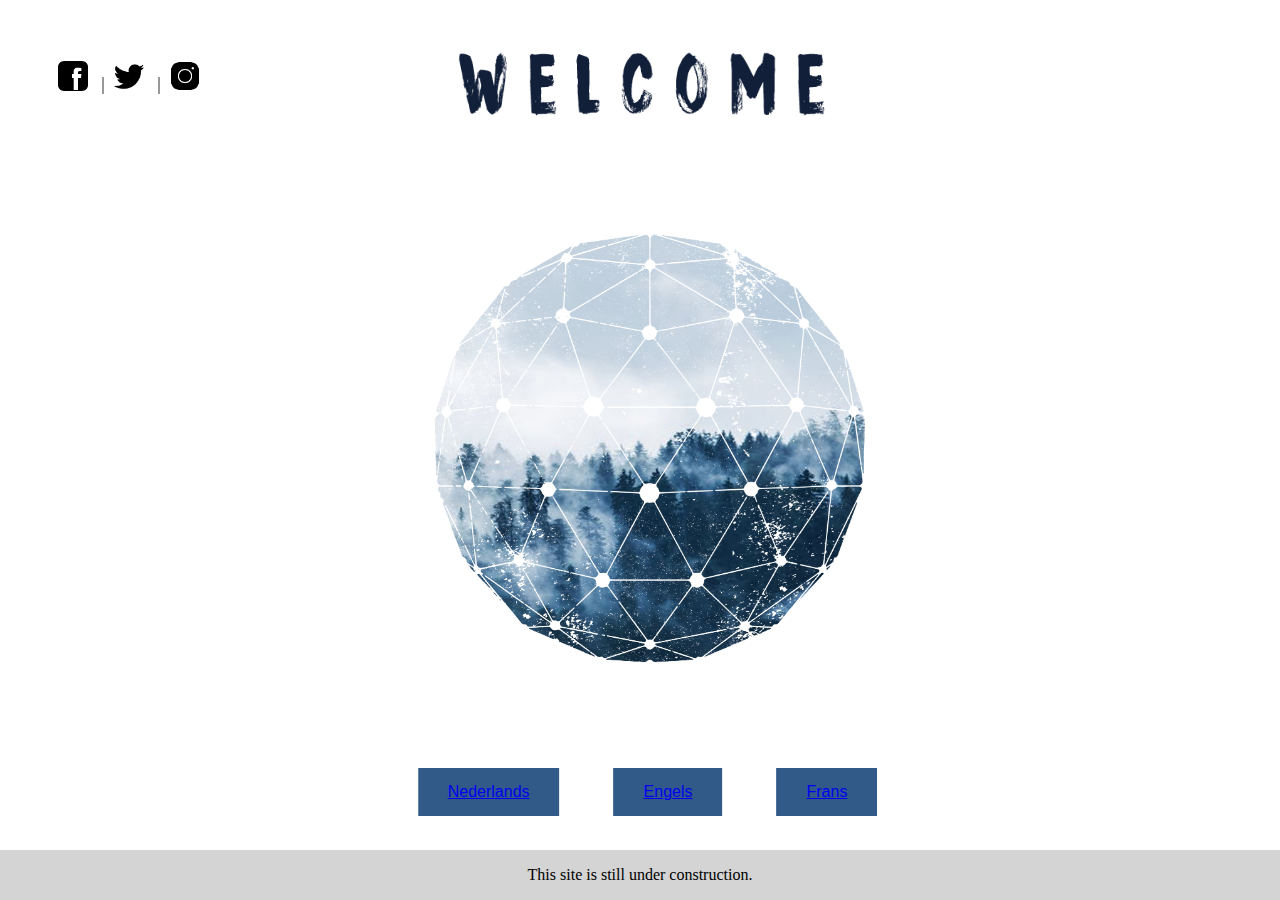
<file: Index.html>
<!doctype html>
<html>
<head>
<meta charset="UTF-8">
<title>Naamloos document</title>

<link rel="stylesheet" href="Startpagina.css">

</head>

<body>

<div class="bol">
	<img src="beelden/Bol.png" style=" width: 550px;">
	
</div>


<div class="welkom">
	<img src="beelden/welcome.png"
	style= "width: 400px;">
	
</div>


</body>

<nav>
	<ul>
		<li><a href="https://www.facebook.com/LAUDmerch"> <img src="mijnwebsite/Bestanden/icons8-Facebook Filled-50.png" width="30px"></a> </li>
		
		<li> <a href="https://twitter.com/LauraBruyndonx"> <img src="mijnwebsite/Bestanden/icons8-Twitter Filled-50.png" width="30px"></a> </li>
		
		<li><a href="https://www.instagram.com/laurabruyndonx/"><img src="mijnwebsite/Bestanden/icons8-Instagram Filled-50.png" width="30px"></a></li>
		
	</ul>
</nav>

 <div class="containerButtons" >

	<button class="buttonOpmaak"><a href="mijnwebsite/index.html">Nederlands</a></button>
	
	<button class="buttonOpmaak"><a href="mijnwebsite/index.html">Engels</a></button>
	
	<button class="buttonOpmaak"><a href="mijnwebsite/index.html">Frans</a></button>

</div>
	<div class="footer">This site is still under construction.</div>	
	 

</html>
</file>
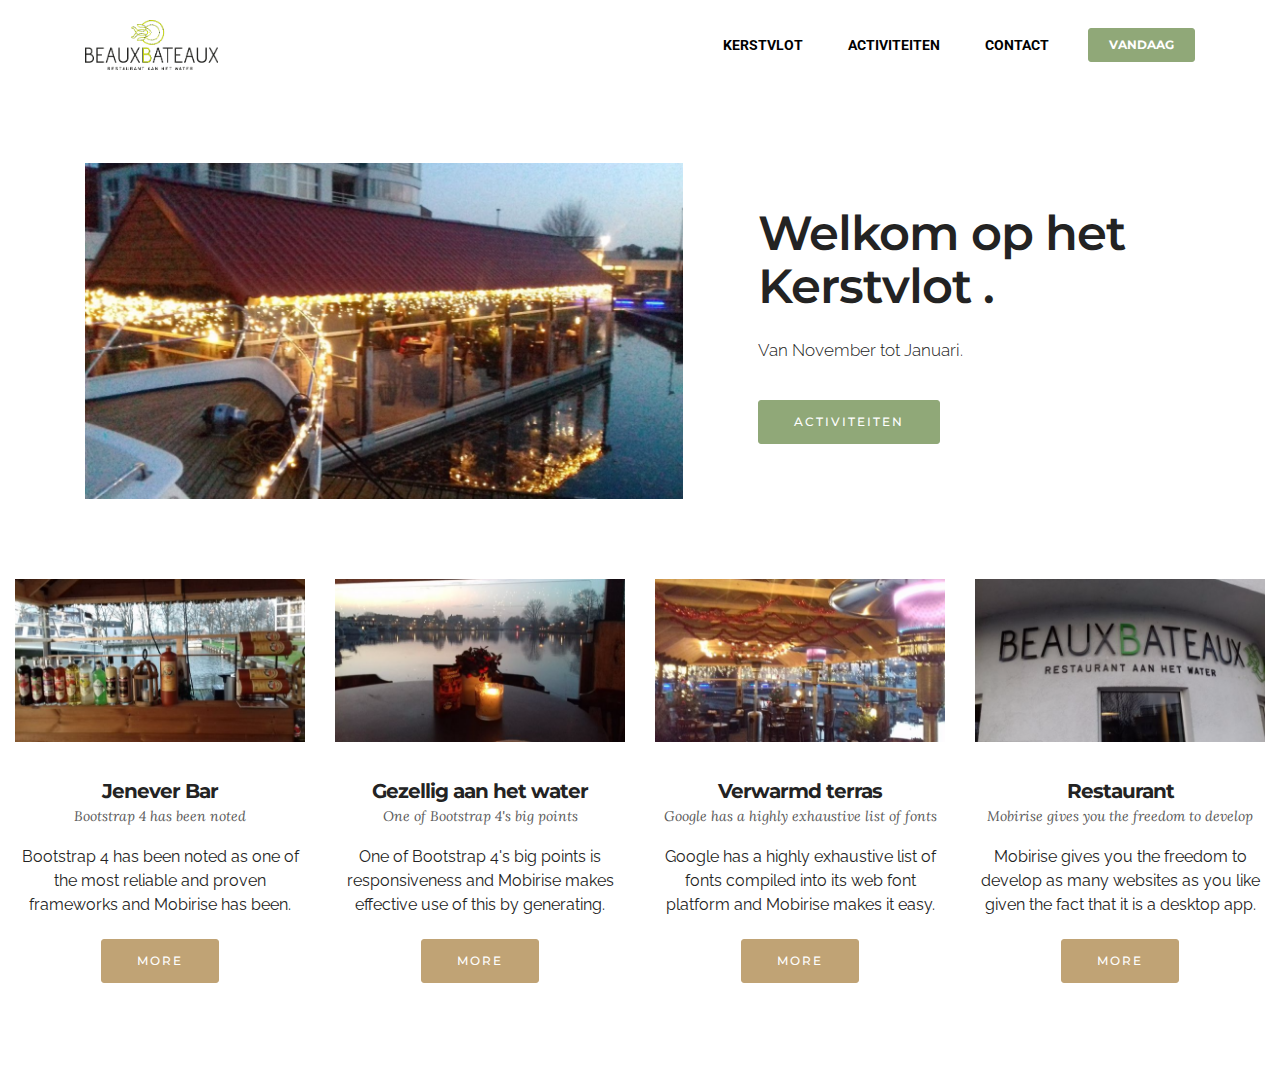
<file: BeauxBateaux/index.html>
<!DOCTYPE html>
<html >
<head>
  <!-- Site made with Mobirise Website Builder v4.5.1, https://mobirise.com -->
  <meta charset="UTF-8">
  <meta http-equiv="X-UA-Compatible" content="IE=edge">
  <meta name="generator" content="Mobirise v4.5.1, mobirise.com">
  <meta name="viewport" content="width=device-width, initial-scale=1, minimum-scale=1">
  <meta name="description" content="">
  <title>Kerstvlot</title>
  <link rel="stylesheet" href="https://fonts.googleapis.com/css?family=Montserrat:400,700">
  <link rel="stylesheet" href="https://fonts.googleapis.com/css?family=Raleway:100,100i,200,200i,300,300i,400,400i,500,500i,600,600i,700,700i,800,800i,900,900i">
  <link rel="stylesheet" href="https://fonts.googleapis.com/css?family=Lora:400,700,400italic,700italic&subset=latin">
  <link rel="stylesheet" href="assets/bootstrap-material-design-font/css/material.css">
  <link rel="stylesheet" href="assets/tether/tether.min.css">
  <link rel="stylesheet" href="assets/bootstrap/css/bootstrap.min.css">
  <link rel="stylesheet" href="assets/dropdown/css/style.css">
  <link rel="stylesheet" href="assets/animate.css/animate.min.css">
  <link rel="stylesheet" href="assets/theme/css/style.css">
  <link rel="stylesheet" href="assets/mobirise/css/mbr-additional.css" type="text/css">



</head>
<body>
<section id="ext_menu-3" data-rv-view="105">

    <nav class="navbar navbar-dropdown navbar-fixed-top">
        <div class="container animated slideInRight">

            <div class="mbr-table">
                <div class="mbr-table-cell">

                    <div class="navbar-brand">
                        <a href="index.html" class="navbar-logo"><img src="assets/images/beaux-bateaux-logo-2-330x125.png" alt="Logo BeauxBateaux "></a>

                    </div>

                </div>
                <div class="mbr-table-cell">

                    <button class="navbar-toggler pull-xs-right hidden-md-up" type="button" data-toggle="collapse" data-target="#exCollapsingNavbar">
                        <div class="hamburger-icon"></div>
                    </button>

                    <ul class="nav-dropdown collapse pull-xs-right nav navbar-nav navbar-toggleable-sm" id="exCollapsingNavbar"><li class="nav-item"><a class="nav-link link" href="index.html">KERSTVLOT</a></li><li class="nav-item"><a class="nav-link link" href="Activiteiten.html">ACTIVITEITEN</a></li><li class="nav-item dropdown"><a class="nav-link link" href="Contact.html">CONTACT</a></li><li class="nav-item nav-btn"><a class="nav-link btn btn-success" href="Activiteiten.html">VANDAAG</a></li></ul>
                    <button hidden="" class="navbar-toggler navbar-close" type="button" data-toggle="collapse" data-target="#exCollapsingNavbar">
                        <div class="close-icon"></div>
                    </button>

                </div>
            </div>

        </div>
    </nav>

</section>

<section class="engine"><a href="https://mobirise.co/q">bootstrap slider</a></section><section class="mbr-section mbr-after-navbar" id="msg-box5-e" data-rv-view="107" style="background-color: rgb(255, 255, 255); padding-top: 160px; padding-bottom: 0px;">


    <div class="container animated rollIn">
        <div class="row">
            <div class="mbr-table-md-up">

              <div class="mbr-table-cell mbr-right-padding-md-up mbr-valign-top col-md-7 image-size" style="width: 59%;">
                  <div class="mbr-figure"><img src="assets/images/20171201-170650-1225x689.jpg"></div>
              </div>




              <div class="mbr-table-cell col-md-5 text-xs-center text-md-left content-size">
                  <h3 class="mbr-section-title display-2">Welkom op het Kerstvlot .</h3>
                  <div class="lead">

                    <p>Van November tot Januari.&nbsp;</p>

                  </div>

                  <div><a class="btn btn-success" href="https://mobirise.com">ACTIVITEITEN</a></div>
              </div>




            </div>
        </div>
    </div>

</section>

<section class="mbr-cards mbr-section mbr-section-nopadding" id="features3-f" data-rv-view="110" style="background-color: rgb(255, 255, 255);">



    <div class="mbr-cards-row row">
        <div class="mbr-cards-col col-xs-12 col-lg-3" style="padding-top: 80px; padding-bottom: 80px;">
            <div class="container">
              <div class="card cart-block">
                  <div class="card-img"><img src="assets/images/20171201-162109-600x337.jpg" class="card-img-top"></div>
                  <div class="card-block">
                    <h4 class="card-title">Jenever Bar</h4>
                    <h5 class="card-subtitle">Bootstrap 4 has been noted</h5>
                    <p class="card-text">Bootstrap 4 has been noted as one of the most reliable and proven frameworks and Mobirise has been.</p>
                    <div class="card-btn"><a href="https://mobirise.com" class="btn btn-primary">MORE</a></div>
                    </div>
                </div>
            </div>
        </div>
        <div class="mbr-cards-col col-xs-12 col-lg-3" style="padding-top: 80px; padding-bottom: 80px;">
            <div class="container">
                <div class="card cart-block">
                    <div class="card-img"><img src="assets/images/20171201-165832-600x337.jpg" class="card-img-top"></div>
                    <div class="card-block">
                        <h4 class="card-title">Gezellig aan het water</h4>
                        <h5 class="card-subtitle">One of Bootstrap 4's big points</h5>
                        <p class="card-text">One of Bootstrap 4's big points is responsiveness and Mobirise makes effective use of this by generating.</p>
                        <div class="card-btn"><a href="https://mobirise.com" class="btn btn-primary">MORE</a></div>
                    </div>
                </div>
            </div>
        </div>
        <div class="mbr-cards-col col-xs-12 col-lg-3" style="padding-top: 80px; padding-bottom: 80px;">
            <div class="container">
                <div class="card cart-block">
                    <div class="card-img"><img src="assets/images/20171201-165729-600x337.jpg" class="card-img-top"></div>
                    <div class="card-block">
                        <h4 class="card-title">Verwarmd terras</h4>
                        <h5 class="card-subtitle">Google has a highly exhaustive list of fonts</h5>
                        <p class="card-text">Google has a highly exhaustive list of fonts compiled into its web font platform and Mobirise makes it easy.</p>
                        <div class="card-btn"><a href="https://mobirise.com" class="btn btn-primary">MORE</a></div>
                    </div>
                </div>
            </div>
        </div>
        <div class="mbr-cards-col col-xs-12 col-lg-3" style="padding-top: 80px; padding-bottom: 80px;">
            <div class="container">
                <div class="card cart-block">
                    <div class="card-img"><img src="assets/images/20171201-160217-600x337.jpg" class="card-img-top"></div>
                    <div class="card-block">
                        <h4 class="card-title">Restaurant</h4>
                        <h5 class="card-subtitle">Mobirise gives you the freedom to develop</h5>
                        <p class="card-text">Mobirise gives you the freedom to develop as many websites as you like given the fact that it is a desktop app.</p>
                        <div class="card-btn"><a href="https://mobirise.com" class="btn btn-primary">MORE</a></div>
                    </div>
                </div>
            </div>
        </div>


    </div>
</section>


  <script src="assets/web/assets/jquery/jquery.min.js"></script>
  <script src="assets/tether/tether.min.js"></script>
  <script src="assets/bootstrap/js/bootstrap.min.js"></script>
  <script src="assets/smooth-scroll/smooth-scroll.js"></script>
  <script src="assets/viewport-checker/jquery.viewportchecker.js"></script>
  <script src="assets/dropdown/js/script.min.js"></script>
  <script src="assets/touch-swipe/jquery.touch-swipe.min.js"></script>
  <script src="assets/theme/js/script.js"></script>


  <input name="animation" type="hidden">
  </body>
</html>
</file>
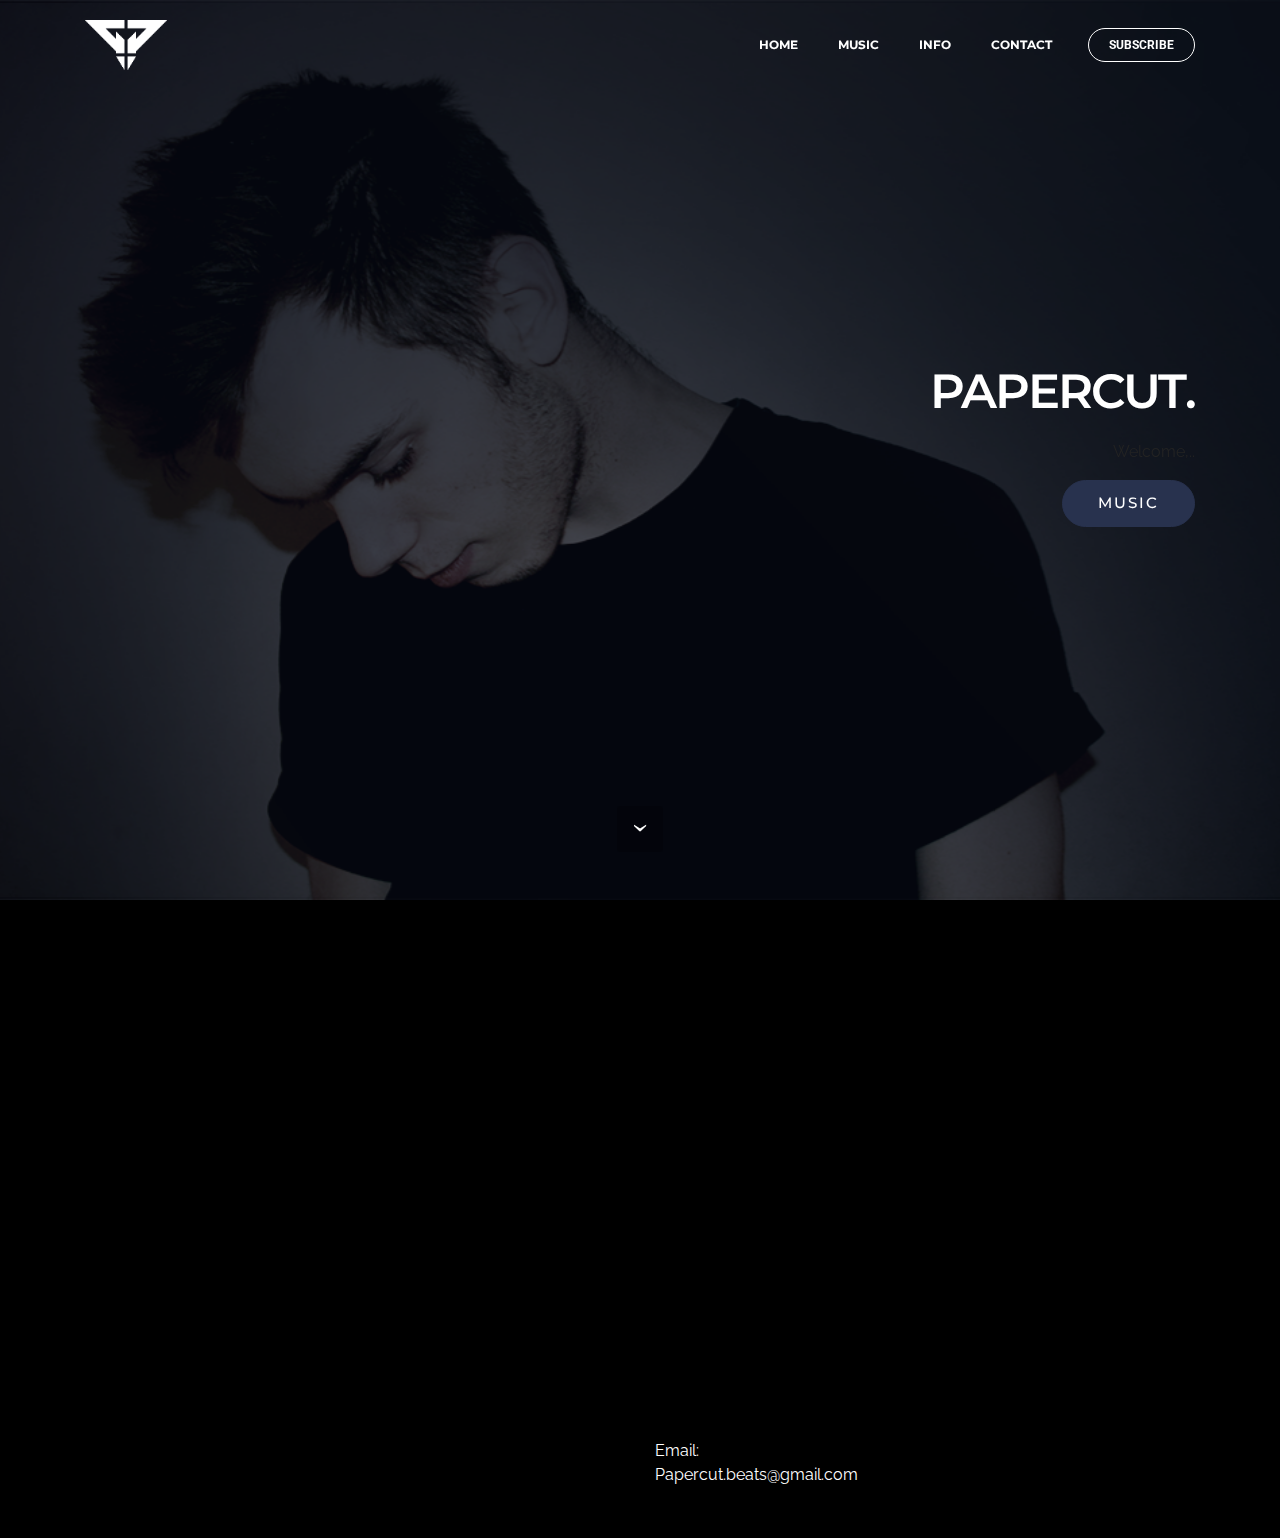
<file: CisjeSite002/index.html>
<!DOCTYPE html>
<html >
<head>
  <!-- Site made with Mobirise Website Builder v4.5.1, https://mobirise.com -->
  <meta charset="UTF-8">
  <meta http-equiv="X-UA-Compatible" content="IE=edge">
  <meta name="generator" content="Mobirise v4.5.1, mobirise.com">
  <meta name="viewport" content="width=device-width, initial-scale=1, minimum-scale=1">
  <meta name="description" content="">
  <title>Home</title>
  <link rel="stylesheet" href="assets/bootstrap-material-design-font/css/material.css">
  <link rel="stylesheet" href="https://fonts.googleapis.com/css?family=Montserrat:400,700">
  <link rel="stylesheet" href="https://fonts.googleapis.com/css?family=Raleway:100,100i,200,200i,300,300i,400,400i,500,500i,600,600i,700,700i,800,800i,900,900i">
  <link rel="stylesheet" href="https://fonts.googleapis.com/css?family=Lora:400,700,400italic,700italic&subset=latin">
  <link rel="stylesheet" href="assets/tether/tether.min.css">
  <link rel="stylesheet" href="assets/bootstrap/css/bootstrap.min.css">
  <link rel="stylesheet" href="assets/socicon/css/styles.css">
  <link rel="stylesheet" href="assets/dropdown/css/style.css">
  <link rel="stylesheet" href="assets/animate.css/animate.min.css">
  <link rel="stylesheet" href="assets/theme/css/style.css">
  <link rel="stylesheet" href="assets/theme/css/style-rtl.css">
  <link rel="stylesheet" href="assets/mobirise/css/mbr-additional.css" type="text/css">
  
  
  
</head>
<body class="rtl">
<section id="ext_menu-1" data-rv-view="0">

    <nav class="navbar navbar-dropdown transparent navbar-fixed-top bg-color">
        <div class="container">

            <div class="mbr-table">
                <div class="mbr-table-cell">

                    <div class="navbar-brand">
                        <a href="https://mobirise.com" class="navbar-logo"><img src="assets/images/logo-designwit-211x128.png" alt="Mobirise"></a>
                        
                    </div>

                </div>
                <div class="mbr-table-cell">

                    <button class="navbar-toggler pull-xs-right hidden-md-up" type="button" data-toggle="collapse" data-target="#exCollapsingNavbar">
                        <div class="hamburger-icon"></div>
                    </button>

                    <ul class="nav-dropdown collapse pull-xs-right nav navbar-nav navbar-toggleable-sm" id="exCollapsingNavbar"><li class="nav-item"><a class="nav-link link" href="index.html">HOME</a></li><li class="nav-item"><a class="nav-link link" href="MusicPage.html">MUSIC</a></li><li class="nav-item"><a class="nav-link link" href="InfoPage.html">INFO</a></li><li class="nav-item"><a class="nav-link link" href="ContactPage.html">CONTACT</a></li><li class="nav-item nav-btn"><a class="nav-link btn btn-white btn-white-outline" href="SubscribePage.html">SUBSCRIBE</a></li></ul>
                    <button hidden="" class="navbar-toggler navbar-close" type="button" data-toggle="collapse" data-target="#exCollapsingNavbar">
                        <div class="close-icon"></div>
                    </button>

                </div>
            </div>

        </div>
    </nav>

</section>

<section class="engine"><a href="https://mobirise.co/m">bootstrap table</a></section><section class="mbr-section mbr-section-hero mbr-section-full mbr-section-with-arrow mbr-parallax-background mbr-after-navbar" id="header4-2" data-rv-view="4" style="background-image: url(assets/images/cisjefoto1.1-1000x667.png);">

    <div class="mbr-overlay" style="opacity: 0.6; background-color: rgb(6, 10, 24);"></div>

    <div class="mbr-table-cell">

        <div class="container">
            <div class="row">
                <div class="mbr-section col-md-10 col-md-offset-2 text-xs-right">

                    <h1 class="mbr-section-title display-1">.PAPERCUT</h1>
                    <p class="mbr-section-lead lead"></p><p>..,Welcome &nbsp; &nbsp; &nbsp; &nbsp; &nbsp; &nbsp; &nbsp; &nbsp; &nbsp; &nbsp; &nbsp; &nbsp; &nbsp; &nbsp; &nbsp; &nbsp; &nbsp; &nbsp; &nbsp; &nbsp; &nbsp; &nbsp; &nbsp; &nbsp; &nbsp; &nbsp; &nbsp; &nbsp; &nbsp; &nbsp; &nbsp; &nbsp; &nbsp; &nbsp; &nbsp; &nbsp; &nbsp; &nbsp; &nbsp; &nbsp; &nbsp; &nbsp; &nbsp; &nbsp; &nbsp; &nbsp; &nbsp; &nbsp; &nbsp; &nbsp; &nbsp; &nbsp; &nbsp; &nbsp; &nbsp; &nbsp; &nbsp; &nbsp; &nbsp; &nbsp; &nbsp; &nbsp; &nbsp; &nbsp; &nbsp; &nbsp; &nbsp; &nbsp; &nbsp;&nbsp;</p><p></p>
                    <div class="mbr-section-btn"><a class="btn btn-lg btn-danger" href="MusicPage.html">MUSIC</a> </div>
                </div>
            </div>
        </div>
    </div>

    <div class="mbr-arrow mbr-arrow-floating" aria-hidden="true"><a href="#social-buttons2-4"><i class="mbr-arrow-icon"></i></a></div>

</section>

<section class="mbr-section mbr-section-md-padding" id="social-buttons2-4" data-rv-view="7" style="background-color: rgb(0, 0, 0); padding-top: 90px; padding-bottom: 60px;">
    
    <div class="container">
        <div class="row">
            <div class="col-md-8 col-md-offset-2 text-xs-center">
                <h3 class="mbr-section-title display-2">.SOCIAL MEDIA</h3>
                <div> <a class="btn btn-social btn-primary" title="Facebook" target="_blank" href="https://www.facebook.com/pages/Mobirise/1616226671953247"><i class="socicon socicon-facebook"></i></a> <a class="btn btn-social btn-primary" title="Google+" target="_blank" href="https://plus.google.com/u/0/+Mobirise/posts"><i class="socicon socicon-googleplus"></i></a> <a class="btn btn-social btn-primary" title="YouTube" target="_blank" href="https://www.youtube.com/channel/UCt_tncVAetpK5JeM8L-8jyw"><i class="socicon socicon-youtube"></i></a> <a class="btn btn-social btn-primary" title="Instagram" target="_blank" href="https://instagram.com/mobirise/"><i class="socicon socicon-instagram"></i></a>      </div>
            </div>
        </div>
    </div>
</section>

<section class="mbr-section article" id="msg-box3-8" data-rv-view="9" style="background-color: rgb(0, 0, 0); padding-top: 40px; padding-bottom: 0px;">

    
    <div class="container">
        <div class="row">
            <div class="col-md-8 col-md-offset-2 text-xs-center">
                <h3 class="mbr-section-title display-2">.SUBSCRIBE</h3>
                
                <div><a class="btn btn-danger" href="SubscribePage.html">CLICK HERE</a></div>
            </div>
        </div>
    </div>

</section>

<section class="mbr-section mbr-section-md-padding mbr-footer footer1" id="contacts1-6" data-rv-view="2" style="background-color: rgb(0, 0, 0); padding-top: 60px; padding-bottom: 30px;">
    
    <div class="container">
        <div class="row">
            <div class="mbr-footer-content col-xs-12 col-md-3">
                <div><img src="assets/images/final-logo-designwit-128x19.png"></div>
            </div>
            <div class="mbr-footer-content col-xs-12 col-md-3">
                <p></p>
            </div>
            <div class="mbr-footer-content col-xs-12 col-md-3">
                <p></p><p><strong>Contacts</strong>&nbsp;&nbsp;&nbsp;&nbsp;</p>Email: Papercut.beats@gmail.com<br><p><br></p><p></p>
            </div>
            <div class="mbr-footer-content col-xs-12 col-md-3">
                <p><strong>Links</strong><br>
<a class="text-primary" href="https://www.facebook.com/papercutbeats/">Facebook</a><br>
<a class="text-primary" href="https://www.instagram.com/papercutbeats/?hl=nl">Instagram</a><br>
<a class="text-primary" href="https://soundcloud.com/papercutbeats">Soundcloud</a></p>
            </div>

        </div>
    </div>
</section>


  <script src="assets/web/assets/jquery/jquery.min.js"></script>
  <script src="assets/tether/tether.min.js"></script>
  <script src="assets/bootstrap/js/bootstrap.min.js"></script>
  <script src="assets/smooth-scroll/smooth-scroll.js"></script>
  <script src="assets/dropdown/js/script.min.js"></script>
  <script src="assets/jarallax/jarallax.js"></script>
  <script src="assets/viewport-checker/jquery.viewportchecker.js"></script>
  <script src="assets/touch-swipe/jquery.touch-swipe.min.js"></script>
  <script src="assets/theme/js/script.js"></script>
  
  
  <input name="animation" type="hidden">
  </body>
</html>
</file>
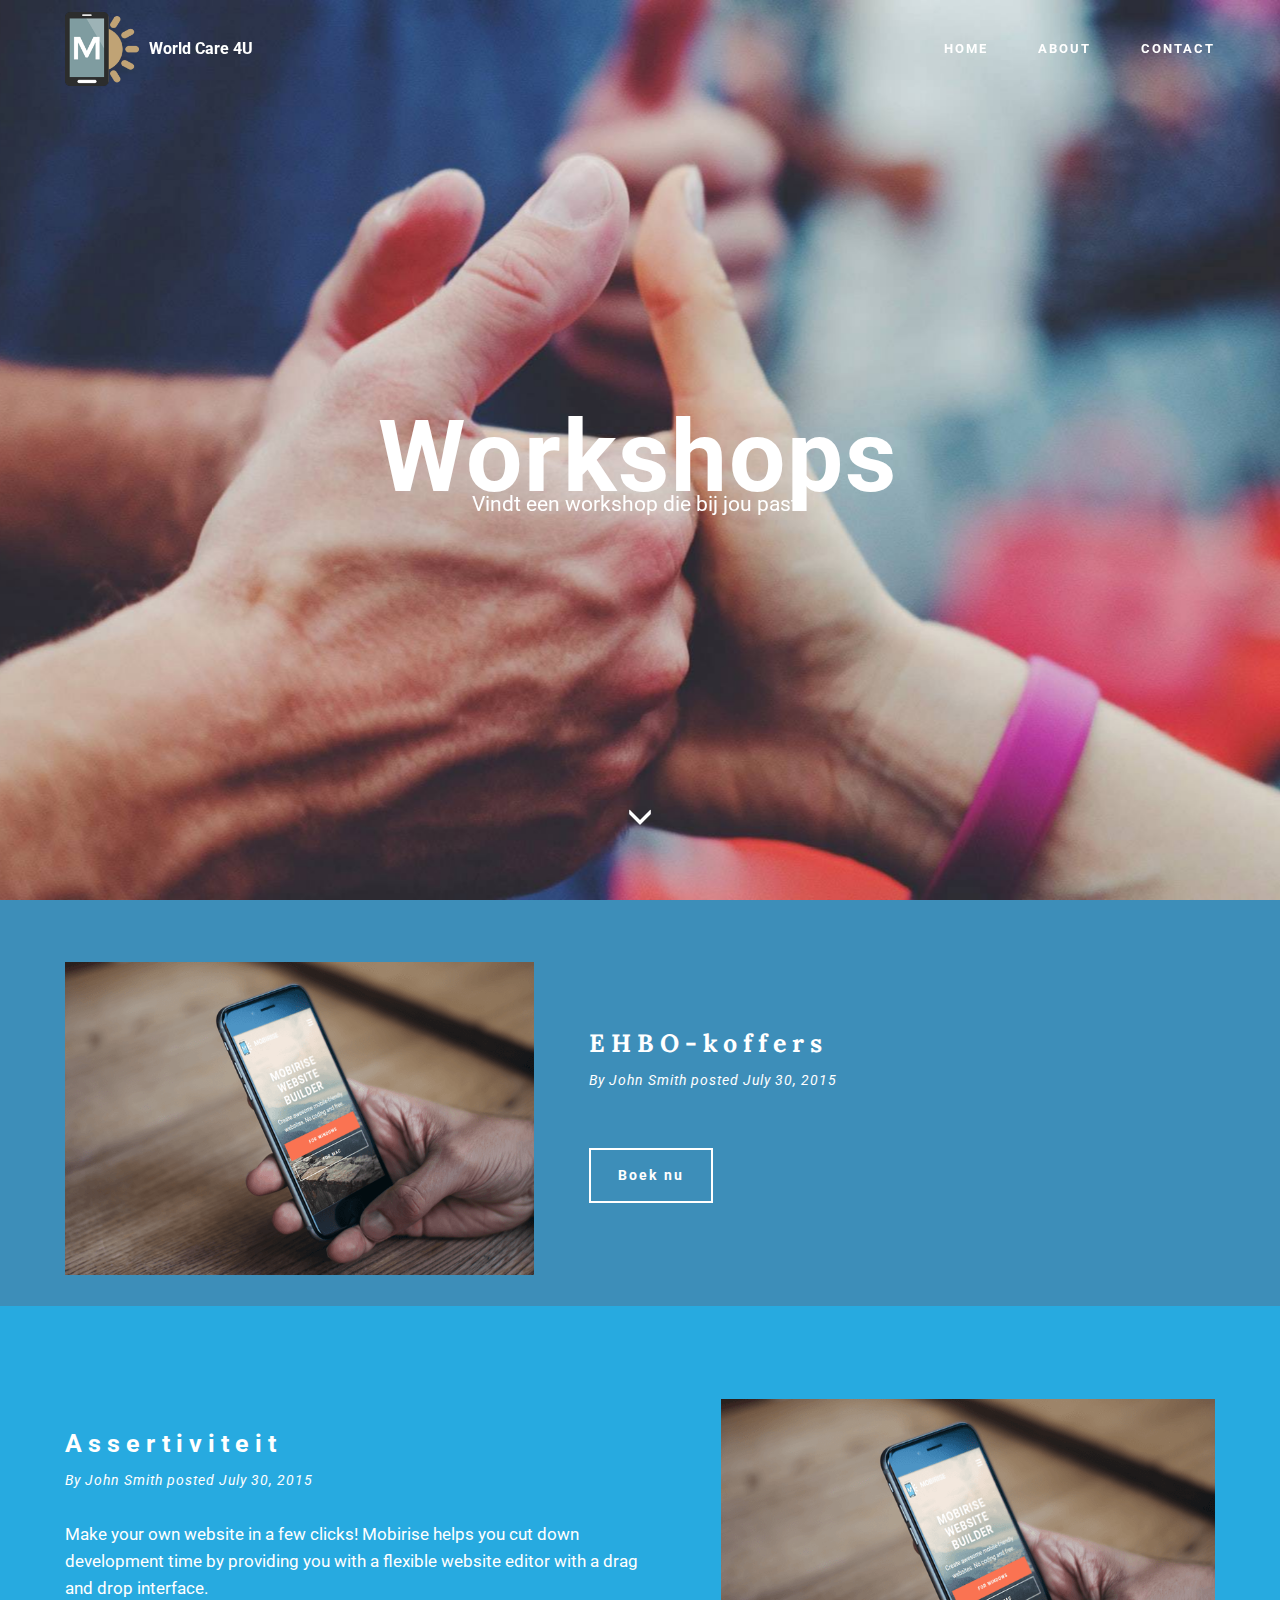
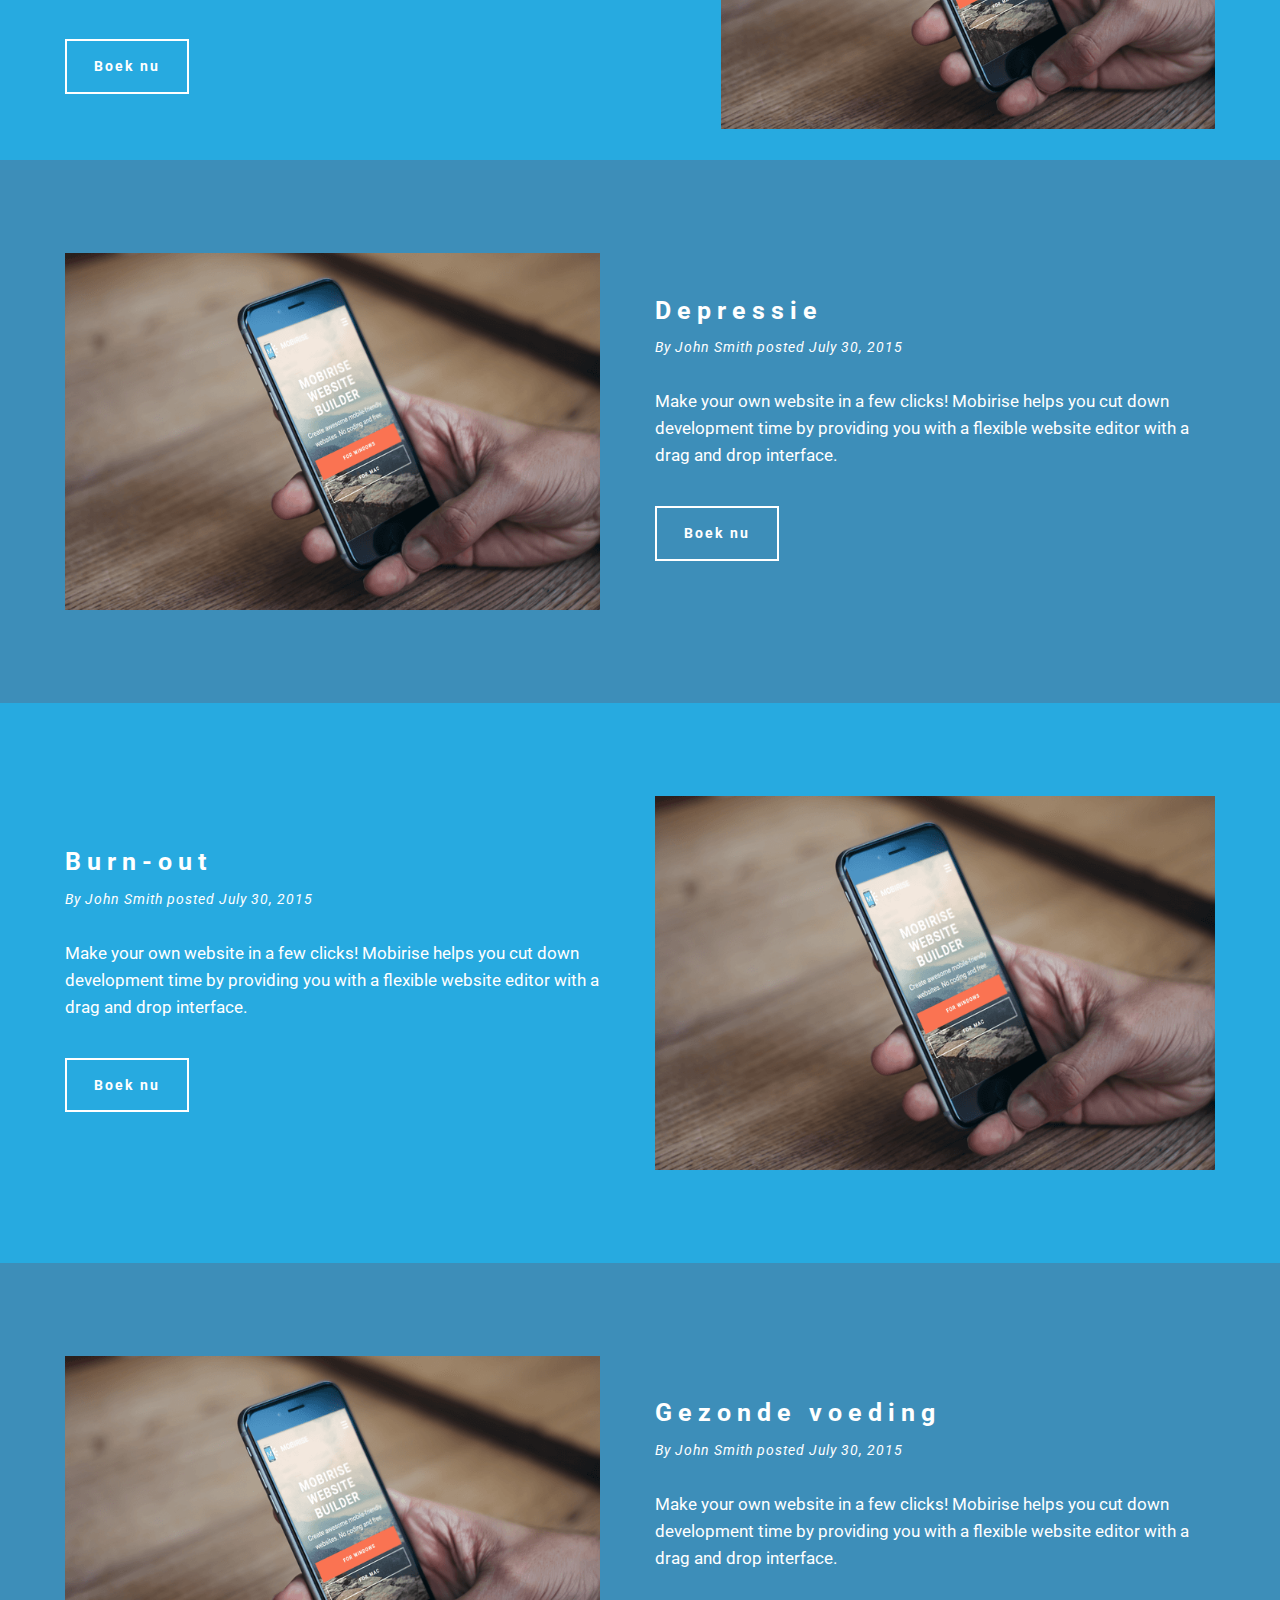
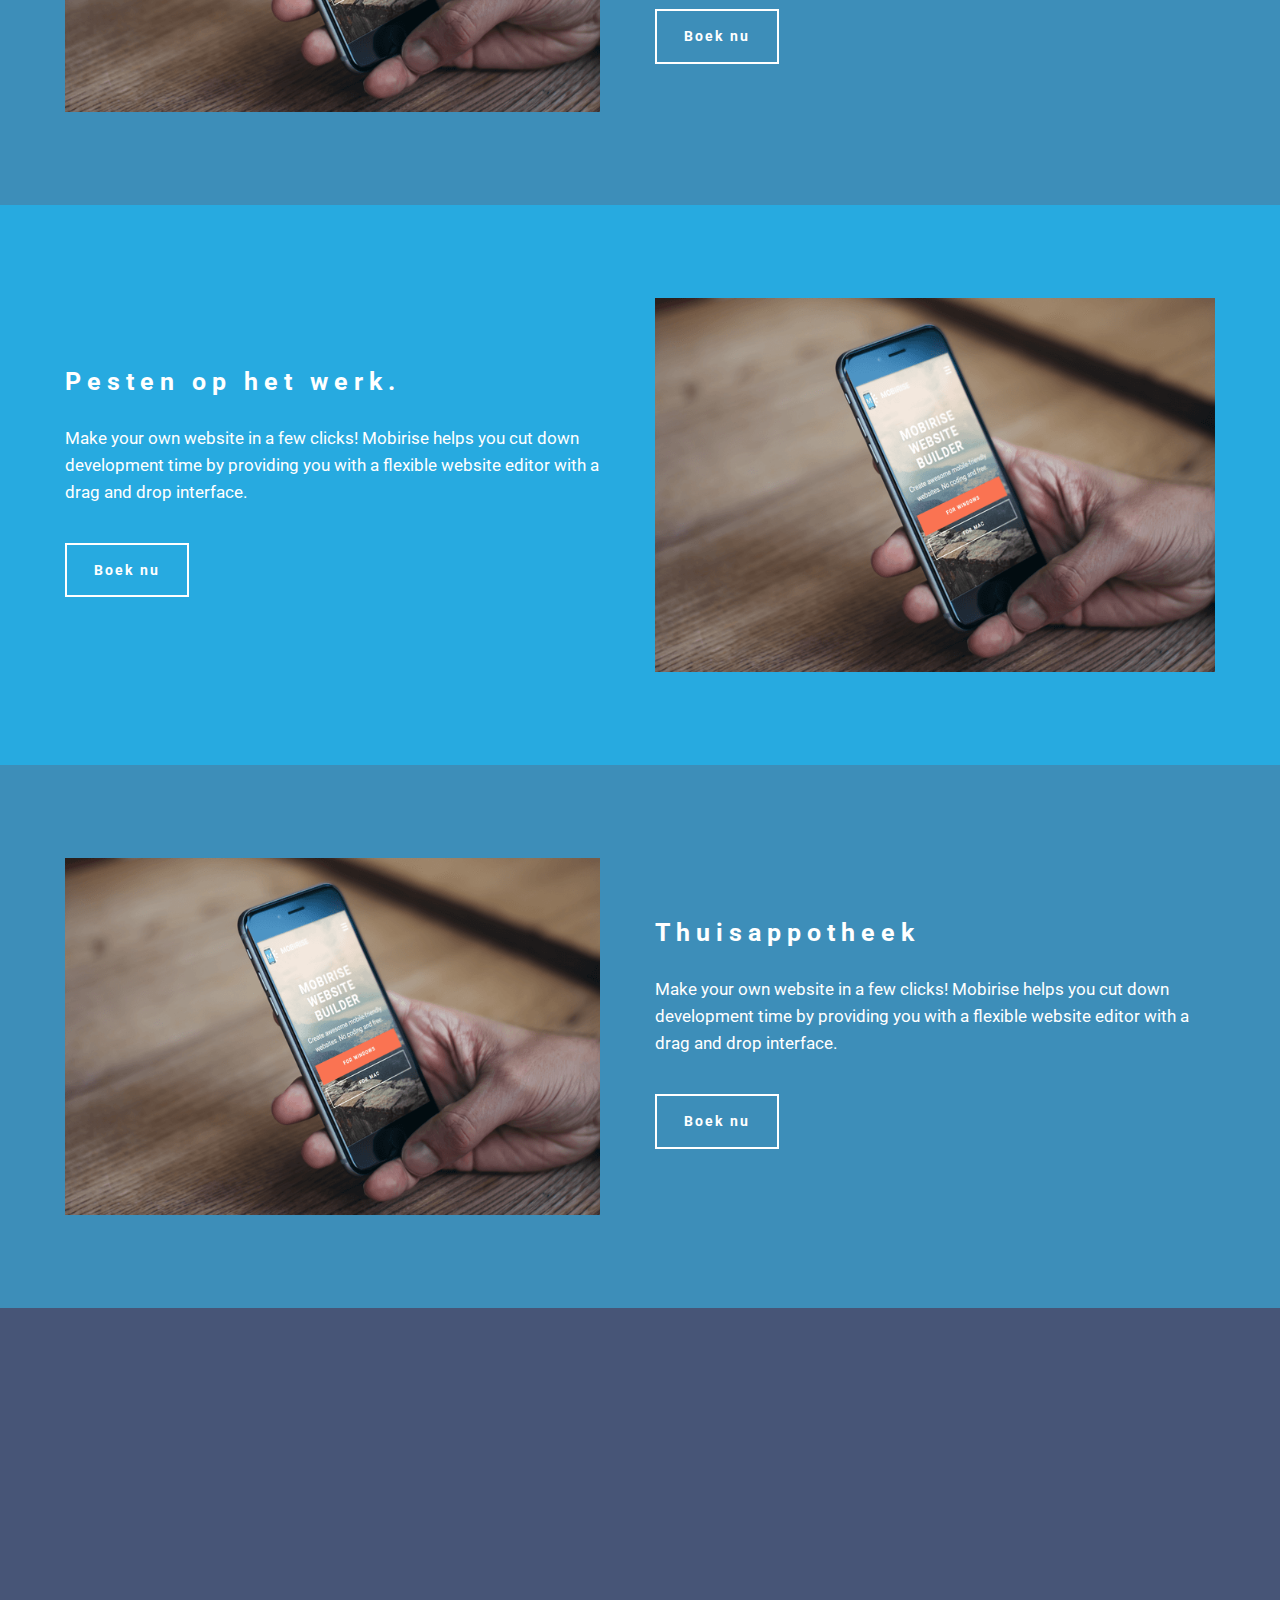
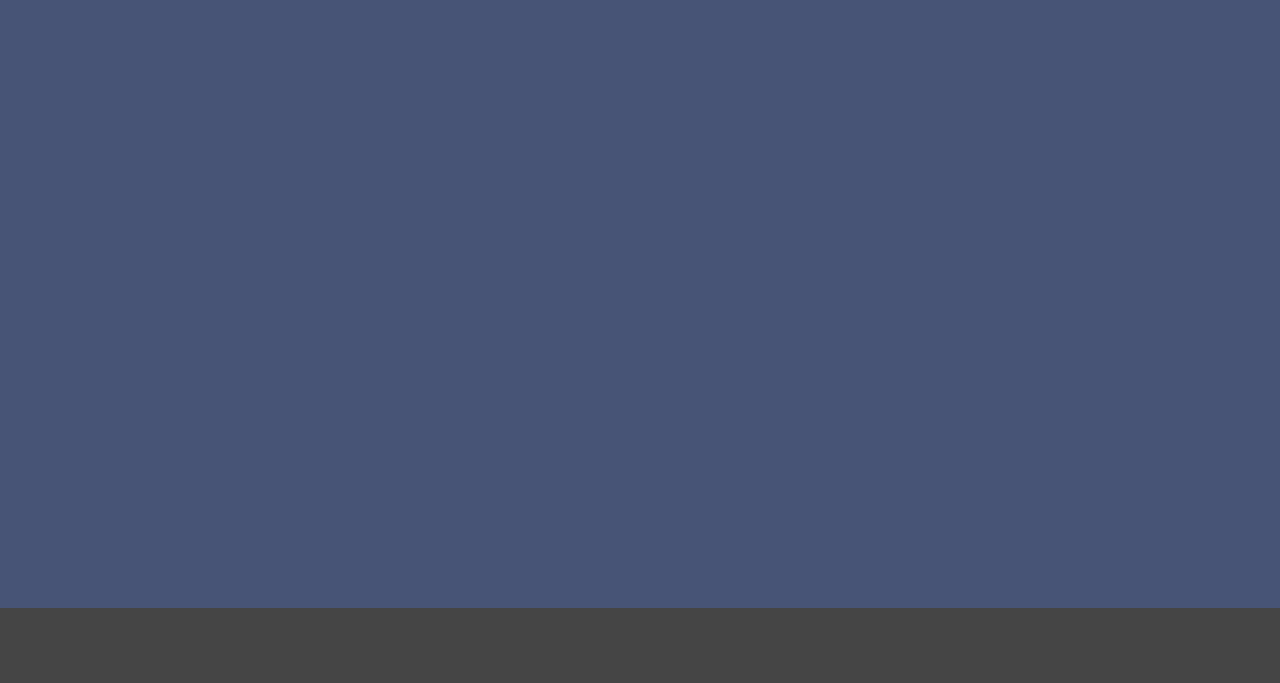
<file: Mobirise-Worldcare4U/index.html>
<!DOCTYPE html>
<html >
<head>
  <!-- Site made with Mobirise Website Builder v4.5.1, https://mobirise.com -->
  <meta charset="UTF-8">
  <meta http-equiv="X-UA-Compatible" content="IE=edge">
  <meta name="generator" content="Mobirise v4.5.1, mobirise.com">
  <meta name="viewport" content="width=device-width, initial-scale=1, minimum-scale=1">
  <meta name="description" content="">
  <title>Home</title>
  <link rel="stylesheet" href="https://fonts.googleapis.com/css?family=Roboto:700,400&subset=cyrillic,latin,greek,vietnamese">
  <link rel="stylesheet" href="assets/bootstrap/css/bootstrap.min.css">
  <link rel="stylesheet" href="assets/animate.css/animate.min.css">
  <link rel="stylesheet" href="assets/mobirise/css/style.css">
  <link rel="stylesheet" href="assets/mobirise/css/mbr-additional.css" type="text/css">
  
  
  
</head>
<body>
<section class="mbr-navbar mbr-navbar--freeze mbr-navbar--absolute mbr-navbar--sticky mbr-navbar--auto-collapse mbr-navbar--transparent" id="menu-o" data-rv-view="114">
    <div class="mbr-navbar__section mbr-section">
        <div class="mbr-section__container container">
            <div class="mbr-navbar__container">
                <div class="mbr-navbar__column mbr-navbar__column--s mbr-navbar__brand">
                    <span class="mbr-navbar__brand-link mbr-brand mbr-brand--inline">
                        <span class="mbr-brand__logo"><a href="https://mobirise.com"><img src="assets/images/logo.png" class="mbr-navbar__brand-img mbr-brand__img" alt="Mobirise"></a></span>
                        <span class="mbr-brand__name"><a class="mbr-brand__name text-white" href="https://mobirise.com">World Care 4U</a></span>
                    </span>
                </div>
                <div class="mbr-navbar__hamburger mbr-hamburger"><span class="mbr-hamburger__line"></span></div>
                <div class="mbr-navbar__column mbr-navbar__menu">
                    <nav class="mbr-navbar__menu-box mbr-navbar__menu-box--inline-right">
                        <div class="mbr-navbar__column">
                            <ul class="mbr-navbar__items mbr-navbar__items--right float-left mbr-buttons mbr-buttons--freeze mbr-buttons--right btn-decorator mbr-buttons--active mbr-buttons--only-links"><li class="mbr-navbar__item"><a class="mbr-buttons__link btn text-white" href="https://mobirise.com">HOME</a></li><li class="mbr-navbar__item"><a class="mbr-buttons__link btn text-white" href="https://mobirise.com">ABOUT</a></li><li class="mbr-navbar__item"><a class="mbr-buttons__link btn text-white" href="https://mobirise.com">CONTACT</a></li></ul>                            
                            
                        </div>
                    </nav>
                </div>
            </div>
        </div>
    </div>
</section>

<section class="engine"><a href="https://mobirise.co/g">how to create your own website</a></section><section class="mbr-box mbr-section mbr-section--relative mbr-section--fixed-size mbr-section--full-height mbr-section--bg-adapted mbr-parallax-background" id="header4-q" data-rv-view="116" style="background-image: url(assets/images/mbr-1631x1080.jpg);">
    <div class="mbr-box__magnet mbr-box__magnet--sm-padding mbr-box__magnet--center-center mbr-after-navbar">
        
        <div class="mbr-box__container mbr-section__container container">
            <div class="mbr-box mbr-box--stretched"><div class="mbr-box__magnet mbr-box__magnet--center-center">
                <div class="row"><div class=" col-sm-8 col-sm-offset-2">
                    <div class="mbr-hero animated fadeInUp">
                        <h1 class="mbr-hero__text">Workshops</h1>
                        <p class="mbr-hero__subtext">Vindt een workshop die bij jou past!&nbsp;</p>
                    </div>
                    
                </div></div>
            </div></div>
        </div>
        <div class="mbr-arrow mbr-arrow--floating text-center">
            <div class="mbr-section__container container">
                <a class="mbr-arrow__link" href="#msg-box4-p"><i class="glyphicon glyphicon-menu-down"></i></a>
            </div>
        </div>
    </div>
</section>

<section class="mbr-section mbr-section--relative" id="msg-box4-p" data-rv-view="119" style="background-color: rgb(61, 142, 185);">
    
    <div class="mbr-section__container mbr-section__container--isolated container" style="padding-top: 62px; padding-bottom: 31px;">
        <div class="row">
            <div class="mbr-box mbr-box--fixed mbr-box--adapted">
                <div class="mbr-box__magnet mbr-box__magnet--top-right mbr-section__left col-sm-6 image-size" style="width: 40%;">
                    <figure class="mbr-figure mbr-figure--adapted mbr-figure--caption-inside-bottom mbr-figure--full-width"><img src="assets/images/iphone.png" class="mbr-figure__img"></figure>
                </div>
                <div class="mbr-box__magnet mbr-class-mbr-box__magnet--center-left col-sm-6 content-size mbr-section__right">
                    <div class="mbr-section__container mbr-section__container--middle">
                        <div class="mbr-header mbr-header--auto-align mbr-header--wysiwyg">
                            <h3 class="mbr-header__text">EHBO-koffers</h3>
                            <p class="mbr-header__subtext">By John Smith posted July 30, 2015</p>
                        </div>
                    </div>
                    <div class="mbr-section__container mbr-section__container--middle">
                        <div class="mbr-article mbr-article--auto-align mbr-article--wysiwyg"></div>
                    </div>
                    <div class="mbr-section__container">
                        <div class="mbr-buttons mbr-buttons--auto-align btn-inverse"><a class="mbr-buttons__btn btn btn-lg btn-default" href="https://mobirise.com">Boek nu</a></div>
                    </div>
                </div>
                
            </div>
        </div>
    </div>
</section>

<section class="mbr-section mbr-section--relative" id="msg-box4-s" data-rv-view="127" style="background-color: rgb(39, 170, 224);">
    
    <div class="mbr-section__container mbr-section__container--isolated container" style="padding-top: 93px; padding-bottom: 31px;">
        <div class="row">
            <div class="mbr-box mbr-box--fixed mbr-box--adapted">
                
                <div class="mbr-box__magnet mbr-class-mbr-box__magnet--center-left col-sm-6 content-size mbr-section__left">
                    <div class="mbr-section__container mbr-section__container--middle">
                        <div class="mbr-header mbr-header--auto-align mbr-header--wysiwyg">
                            <h3 class="mbr-header__text">Assertiviteit</h3>
                            <p class="mbr-header__subtext">By John Smith posted July 30, 2015</p>
                        </div>
                    </div>
                    <div class="mbr-section__container mbr-section__container--middle">
                        <div class="mbr-article mbr-article--auto-align mbr-article--wysiwyg"><p>Make your own website in a few clicks! Mobirise helps you cut down development time by providing you with a flexible website editor with a drag and drop interface.</p></div>
                    </div>
                    <div class="mbr-section__container">
                        <div class="mbr-buttons mbr-buttons--auto-align btn-inverse"><a class="mbr-buttons__btn btn btn-lg btn-default" href="https://mobirise.com">Boek nu<br></a></div>
                    </div>
                </div>
                <div class="mbr-box__magnet mbr-box__magnet--top-left mbr-section__right col-sm-6 image-size" style="width: 40%;">
                    <figure class="mbr-figure mbr-figure--adapted mbr-figure--caption-inside-bottom mbr-figure--full-width"><img src="assets/images/iphone.png" class="mbr-figure__img"></figure>
                </div>
            </div>
        </div>
    </div>
</section>

<section class="mbr-section mbr-section--relative" id="msg-box4-t" data-rv-view="130" style="background-color: rgb(61, 142, 185);">
    
    <div class="mbr-section__container mbr-section__container--isolated container" style="padding-top: 93px; padding-bottom: 93px;">
        <div class="row">
            <div class="mbr-box mbr-box--fixed mbr-box--adapted">
                <div class="mbr-box__magnet mbr-box__magnet--top-right mbr-section__left col-sm-6 image-size" style="width: 50%;">
                    <figure class="mbr-figure mbr-figure--adapted mbr-figure--caption-inside-bottom mbr-figure--full-width"><img src="assets/images/iphone.png" class="mbr-figure__img"></figure>
                </div>
                <div class="mbr-box__magnet mbr-class-mbr-box__magnet--center-left col-sm-6 content-size mbr-section__right">
                    <div class="mbr-section__container mbr-section__container--middle">
                        <div class="mbr-header mbr-header--auto-align mbr-header--wysiwyg">
                            <h3 class="mbr-header__text">Depressie</h3>
                            <p class="mbr-header__subtext">By John Smith posted July 30, 2015</p>
                        </div>
                    </div>
                    <div class="mbr-section__container mbr-section__container--middle">
                        <div class="mbr-article mbr-article--auto-align mbr-article--wysiwyg"><p>Make your own website in a few clicks! Mobirise helps you cut down development time by providing you with a flexible website editor with a drag and drop interface.</p></div>
                    </div>
                    <div class="mbr-section__container">
                        <div class="mbr-buttons mbr-buttons--auto-align btn-inverse"><a class="mbr-buttons__btn btn btn-lg btn-default" href="https://mobirise.com">Boek nu</a></div>
                    </div>
                </div>
                
            </div>
        </div>
    </div>
</section>

<section class="mbr-section mbr-section--relative" id="msg-box4-u" data-rv-view="133" style="background-color: rgb(39, 170, 224);">
    
    <div class="mbr-section__container mbr-section__container--isolated container" style="padding-top: 93px; padding-bottom: 93px;">
        <div class="row">
            <div class="mbr-box mbr-box--fixed mbr-box--adapted">
                
                <div class="mbr-box__magnet mbr-class-mbr-box__magnet--center-left col-sm-6 content-size mbr-section__left">
                    <div class="mbr-section__container mbr-section__container--middle">
                        <div class="mbr-header mbr-header--auto-align mbr-header--wysiwyg">
                            <h3 class="mbr-header__text">Burn-out</h3>
                            <p class="mbr-header__subtext">By John Smith posted July 30, 2015</p>
                        </div>
                    </div>
                    <div class="mbr-section__container mbr-section__container--middle">
                        <div class="mbr-article mbr-article--auto-align mbr-article--wysiwyg"><p>Make your own website in a few clicks! Mobirise helps you cut down development time by providing you with a flexible website editor with a drag and drop interface.</p></div>
                    </div>
                    <div class="mbr-section__container">
                        <div class="mbr-buttons mbr-buttons--auto-align btn-inverse"><a class="mbr-buttons__btn btn btn-lg btn-default" href="https://mobirise.com">Boek nu</a></div>
                    </div>
                </div>
                <div class="mbr-box__magnet mbr-box__magnet--top-left mbr-section__right col-sm-6 image-size" style="width: 50%;">
                    <figure class="mbr-figure mbr-figure--adapted mbr-figure--caption-inside-bottom mbr-figure--full-width"><img src="assets/images/iphone.png" class="mbr-figure__img"></figure>
                </div>
            </div>
        </div>
    </div>
</section>

<section class="mbr-section mbr-section--relative" id="msg-box4-v" data-rv-view="136" style="background-color: rgb(61, 142, 185);">
    
    <div class="mbr-section__container mbr-section__container--isolated container" style="padding-top: 93px; padding-bottom: 93px;">
        <div class="row">
            <div class="mbr-box mbr-box--fixed mbr-box--adapted">
                <div class="mbr-box__magnet mbr-box__magnet--top-right mbr-section__left col-sm-6 image-size" style="width: 50%;">
                    <figure class="mbr-figure mbr-figure--adapted mbr-figure--caption-inside-bottom mbr-figure--full-width"><img src="assets/images/iphone.png" class="mbr-figure__img"></figure>
                </div>
                <div class="mbr-box__magnet mbr-class-mbr-box__magnet--center-left col-sm-6 content-size mbr-section__right">
                    <div class="mbr-section__container mbr-section__container--middle">
                        <div class="mbr-header mbr-header--auto-align mbr-header--wysiwyg">
                            <h3 class="mbr-header__text">Gezonde voeding</h3>
                            <p class="mbr-header__subtext">By John Smith posted July 30, 2015</p>
                        </div>
                    </div>
                    <div class="mbr-section__container mbr-section__container--middle">
                        <div class="mbr-article mbr-article--auto-align mbr-article--wysiwyg"><p>Make your own website in a few clicks! Mobirise helps you cut down development time by providing you with a flexible website editor with a drag and drop interface.</p></div>
                    </div>
                    <div class="mbr-section__container">
                        <div class="mbr-buttons mbr-buttons--auto-align btn-inverse"><a class="mbr-buttons__btn btn btn-lg btn-default" href="https://mobirise.com">Boek nu</a></div>
                    </div>
                </div>
                
            </div>
        </div>
    </div>
</section>

<section class="mbr-section mbr-section--relative" id="msg-box4-w" data-rv-view="139" style="background-color: rgb(39, 170, 224);">
    
    <div class="mbr-section__container mbr-section__container--isolated container" style="padding-top: 93px; padding-bottom: 93px;">
        <div class="row">
            <div class="mbr-box mbr-box--fixed mbr-box--adapted">
                
                <div class="mbr-box__magnet mbr-class-mbr-box__magnet--center-left col-sm-6 content-size mbr-section__left">
                    <div class="mbr-section__container mbr-section__container--middle">
                        <div class="mbr-header mbr-header--auto-align mbr-header--wysiwyg">
                            <h3 class="mbr-header__text">Pesten op het werk.</h3>
                            
                        </div>
                    </div>
                    <div class="mbr-section__container mbr-section__container--middle">
                        <div class="mbr-article mbr-article--auto-align mbr-article--wysiwyg"><p>Make your own website in a few clicks! Mobirise helps you cut down development time by providing you with a flexible website editor with a drag and drop interface.</p></div>
                    </div>
                    <div class="mbr-section__container">
                        <div class="mbr-buttons mbr-buttons--auto-align btn-inverse"><a class="mbr-buttons__btn btn btn-lg btn-default" href="https://mobirise.com">Boek nu</a></div>
                    </div>
                </div>
                <div class="mbr-box__magnet mbr-box__magnet--top-left mbr-section__right col-sm-6 image-size" style="width: 50%;">
                    <figure class="mbr-figure mbr-figure--adapted mbr-figure--caption-inside-bottom mbr-figure--full-width"><img src="assets/images/iphone.png" class="mbr-figure__img"></figure>
                </div>
            </div>
        </div>
    </div>
</section>

<section class="mbr-section mbr-section--relative" id="msg-box4-x" data-rv-view="142" style="background-color: rgb(61, 142, 185);">
    
    <div class="mbr-section__container mbr-section__container--isolated container" style="padding-top: 93px; padding-bottom: 93px;">
        <div class="row">
            <div class="mbr-box mbr-box--fixed mbr-box--adapted">
                <div class="mbr-box__magnet mbr-box__magnet--top-right mbr-section__left col-sm-6 image-size" style="width: 50%;">
                    <figure class="mbr-figure mbr-figure--adapted mbr-figure--caption-inside-bottom mbr-figure--full-width"><img src="assets/images/iphone.png" class="mbr-figure__img"></figure>
                </div>
                <div class="mbr-box__magnet mbr-class-mbr-box__magnet--center-left col-sm-6 content-size mbr-section__right">
                    <div class="mbr-section__container mbr-section__container--middle">
                        <div class="mbr-header mbr-header--auto-align mbr-header--wysiwyg">
                            <h3 class="mbr-header__text">Thuisappotheek</h3>
                            
                        </div>
                    </div>
                    <div class="mbr-section__container mbr-section__container--middle">
                        <div class="mbr-article mbr-article--auto-align mbr-article--wysiwyg"><p>Make your own website in a few clicks! Mobirise helps you cut down development time by providing you with a flexible website editor with a drag and drop interface.</p></div>
                    </div>
                    <div class="mbr-section__container">
                        <div class="mbr-buttons mbr-buttons--auto-align btn-inverse"><a class="mbr-buttons__btn btn btn-lg btn-default" href="https://mobirise.com">Boek nu</a></div>
                    </div>
                </div>
                
            </div>
        </div>
    </div>
</section>

<section class="mbr-box mbr-section mbr-section--relative mbr-section--fixed-size mbr-section--full-height mbr-section--bg-adapted" id="header2-f" data-rv-view="122" style="background-color: rgb(71, 85, 119);">
    <div class="mbr-box__magnet mbr-box__magnet--sm-padding mbr-box__magnet--center-left">
        
        <div class="mbr-box__container mbr-section__container container">
            <div class="mbr-box mbr-box--stretched"><div class="mbr-box__magnet mbr-box__magnet--center-left">
                <div class="row"><div class=" col-sm-6 col-sm-offset-6">
                    <div class="mbr-hero animated fadeInUp">
                        <h1 class="mbr-hero__text"></h1>
                        <p class="mbr-hero__subtext"></p>
                    </div>
                    
                </div></div>
            </div></div>
        </div>
        
    </div>
</section>

<footer class="mbr-section mbr-section--relative mbr-section--fixed-size" id="footer1-g" data-rv-view="125" style="background-color: rgb(68, 68, 68);">
    
    <div class="mbr-section__container container">
        <div class="mbr-footer mbr-footer--wysiwyg row" style="padding-top: 36.9px; padding-bottom: 36.9px;">
            <div class="col-sm-12">
                <p class="mbr-footer__copyright"></p>
            </div>
        </div>
    </div>
</footer>


  <script src="assets/web/assets/jquery/jquery.min.js"></script>
  <script src="assets/bootstrap/js/bootstrap.min.js"></script>
  <script src="assets/smooth-scroll/smooth-scroll.js"></script>
  <script src="assets/jarallax/jarallax.js"></script>
  <script src="assets/mobirise/js/script.js"></script>
  
  
</body>
</html>
</file>
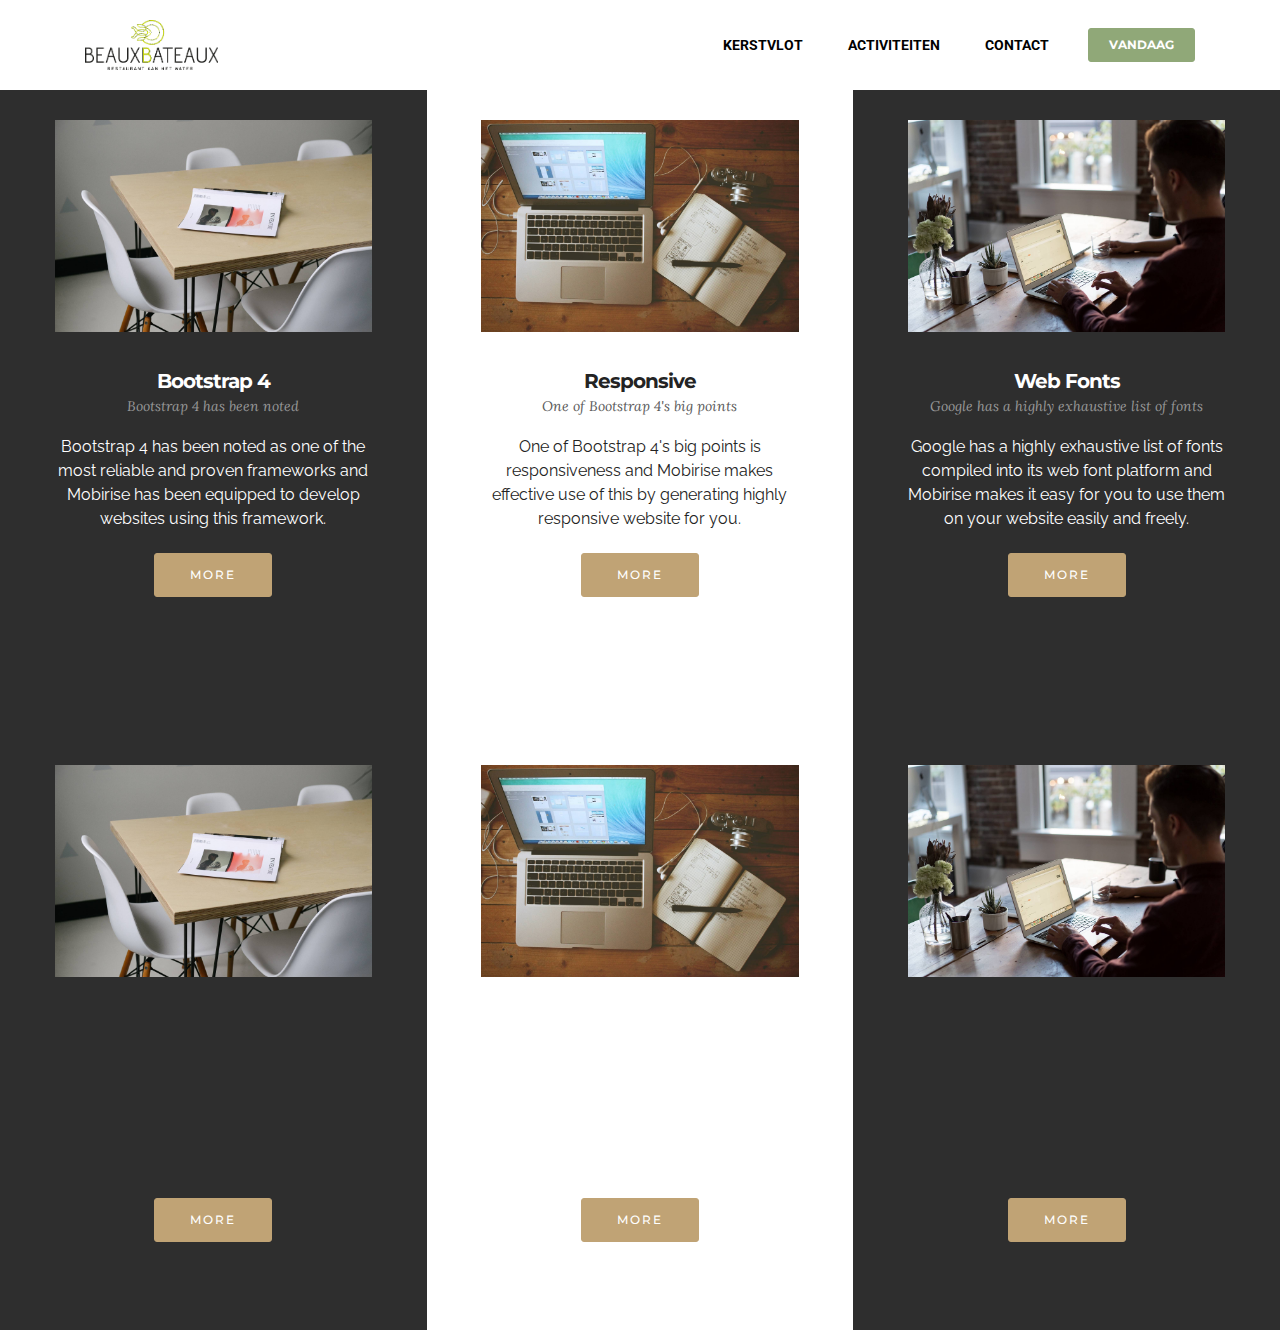
<file: BeauxBateaux/Activiteiten.html>
<!DOCTYPE html>
<html >
<head>
  <!-- Site made with Mobirise Website Builder v4.5.1, https://mobirise.com -->
  <meta charset="UTF-8">
  <meta http-equiv="X-UA-Compatible" content="IE=edge">
  <meta name="generator" content="Mobirise v4.5.1, mobirise.com">
  <meta name="viewport" content="width=device-width, initial-scale=1, minimum-scale=1">
  <meta name="description" content="Site Builder Description">
  <title>Activiteiten</title>
  <link rel="stylesheet" href="https://fonts.googleapis.com/css?family=Montserrat:400,700">
  <link rel="stylesheet" href="https://fonts.googleapis.com/css?family=Raleway:100,100i,200,200i,300,300i,400,400i,500,500i,600,600i,700,700i,800,800i,900,900i">
  <link rel="stylesheet" href="https://fonts.googleapis.com/css?family=Lora:400,700,400italic,700italic&subset=latin">
  <link rel="stylesheet" href="assets/bootstrap-material-design-font/css/material.css">
  <link rel="stylesheet" href="assets/tether/tether.min.css">
  <link rel="stylesheet" href="assets/bootstrap/css/bootstrap.min.css">
  <link rel="stylesheet" href="assets/dropdown/css/style.css">
  <link rel="stylesheet" href="assets/animate.css/animate.min.css">
  <link rel="stylesheet" href="assets/theme/css/style.css">
  <link rel="stylesheet" href="assets/mobirise/css/mbr-additional.css" type="text/css">
  
  
  
</head>
<body>
<section id="ext_menu-5" data-rv-view="12">

    <nav class="navbar navbar-dropdown navbar-fixed-top">
        <div class="container">

            <div class="mbr-table">
                <div class="mbr-table-cell">

                    <div class="navbar-brand">
                        <a href="index.html" class="navbar-logo"><img src="assets/images/beaux-bateaux-logo-2-330x125.png" alt="Logo BeauxBateaux "></a>
                        
                    </div>

                </div>
                <div class="mbr-table-cell">

                    <button class="navbar-toggler pull-xs-right hidden-md-up" type="button" data-toggle="collapse" data-target="#exCollapsingNavbar">
                        <div class="hamburger-icon"></div>
                    </button>

                    <ul class="nav-dropdown collapse pull-xs-right nav navbar-nav navbar-toggleable-sm" id="exCollapsingNavbar"><li class="nav-item"><a class="nav-link link" href="index.html">KERSTVLOT</a></li><li class="nav-item"><a class="nav-link link" href="Activiteiten.html">ACTIVITEITEN</a></li><li class="nav-item dropdown"><a class="nav-link link" href="Contact.html">CONTACT</a></li><li class="nav-item nav-btn"><a class="nav-link btn btn-success" href="Activiteiten.html">VANDAAG</a></li></ul>
                    <button hidden="" class="navbar-toggler navbar-close" type="button" data-toggle="collapse" data-target="#exCollapsingNavbar">
                        <div class="close-icon"></div>
                    </button>

                </div>
            </div>

        </div>
    </nav>

</section>

<section class="engine"><a href="https://mobirise.co/k">bootstrap template</a></section><section class="mbr-cards mbr-section mbr-section-nopadding mbr-after-navbar" id="features1-g" data-rv-view="65" style="background-color: rgb(255, 255, 255);">

        

    <div class="mbr-cards-row row striped">

        <div class="mbr-cards-col col-xs-12 col-lg-4" style="padding-top: 120px; padding-bottom: 80px;">
            <div class="container">
                <div class="card cart-block">
                    <div class="card-img"><img src="assets/images/table.jpg" class="card-img-top"></div>
                    <div class="card-block">
                        <h4 class="card-title">Bootstrap 4</h4>
                        <h5 class="card-subtitle">Bootstrap 4 has been noted</h5>
                        <p class="card-text">Bootstrap 4 has been noted as one of the most reliable and proven frameworks and Mobirise has been equipped to develop websites using this framework.</p>
                        <div class="card-btn"><a href="https://mobirise.com" class="btn btn-primary">MORE</a></div>
                    </div>
                </div>
            </div>
        </div>
        <div class="mbr-cards-col col-xs-12 col-lg-4" style="padding-top: 120px; padding-bottom: 80px;">
            <div class="container">
                <div class="card cart-block">
                    <div class="card-img"><img src="assets/images/desktop.jpg" class="card-img-top"></div>
                    <div class="card-block">
                        <h4 class="card-title">Responsive</h4>
                        <h5 class="card-subtitle">One of Bootstrap 4's big points</h5>
                        <p class="card-text">One of Bootstrap 4's big points is responsiveness and Mobirise makes effective use of this by generating highly responsive website for you.</p>
                        <div class="card-btn"><a href="https://mobirise.com" class="btn btn-primary">MORE</a></div>
                    </div>
                </div>
            </div>
        </div>
        <div class="mbr-cards-col col-xs-12 col-lg-4" style="padding-top: 120px; padding-bottom: 80px;">
            <div class="container">
                <div class="card cart-block">
                    <div class="card-img"><img src="assets/images/coworkers.jpg" class="card-img-top"></div>
                    <div class="card-block">
                        <h4 class="card-title">Web Fonts</h4>
                        <h5 class="card-subtitle">Google has a highly exhaustive list of fonts</h5>
                        <p class="card-text">Google has a highly exhaustive list of fonts compiled into its web font platform and Mobirise makes it easy for you to use them on your website easily and freely.</p>
                        <div class="card-btn"><a href="https://mobirise.com" class="btn btn-primary">MORE</a></div>
                    </div>
                </div>
            </div>
        </div>
        
        
        
    </div>
</section>

<section class="mbr-cards mbr-section mbr-section-nopadding" id="features1-h" data-rv-view="68" style="background-color: rgb(255, 255, 255);">

        

    <div class="mbr-cards-row row striped">

        <div class="mbr-cards-col col-xs-12 col-lg-4" style="padding-top: 80px; padding-bottom: 80px;">
            <div class="container">
                <div class="card cart-block">
                    <div class="card-img"><img src="assets/images/table.jpg" class="card-img-top"></div>
                    <div class="card-block">
                        <h4 class="card-title">Bootstrap 4</h4>
                        <h5 class="card-subtitle">Bootstrap 4 has been noted</h5>
                        <p class="card-text">Bootstrap 4 has been noted as one of the most reliable and proven frameworks and Mobirise has been equipped to develop websites using this framework.</p>
                        <div class="card-btn"><a href="https://mobirise.com" class="btn btn-primary">MORE</a></div>
                    </div>
                </div>
            </div>
        </div>
        <div class="mbr-cards-col col-xs-12 col-lg-4" style="padding-top: 80px; padding-bottom: 80px;">
            <div class="container">
                <div class="card cart-block">
                    <div class="card-img"><img src="assets/images/desktop.jpg" class="card-img-top"></div>
                    <div class="card-block">
                        <h4 class="card-title">Responsive</h4>
                        <h5 class="card-subtitle">One of Bootstrap 4's big points</h5>
                        <p class="card-text">One of Bootstrap 4's big points is responsiveness and Mobirise makes effective use of this by generating highly responsive website for you.</p>
                        <div class="card-btn"><a href="https://mobirise.com" class="btn btn-primary">MORE</a></div>
                    </div>
                </div>
            </div>
        </div>
        <div class="mbr-cards-col col-xs-12 col-lg-4" style="padding-top: 80px; padding-bottom: 80px;">
            <div class="container">
                <div class="card cart-block">
                    <div class="card-img"><img src="assets/images/coworkers.jpg" class="card-img-top"></div>
                    <div class="card-block">
                        <h4 class="card-title">Web Fonts</h4>
                        <h5 class="card-subtitle">Google has a highly exhaustive list of fonts</h5>
                        <p class="card-text">Google has a highly exhaustive list of fonts compiled into its web font platform and Mobirise makes it easy for you to use them on your website easily and freely.</p>
                        <div class="card-btn"><a href="https://mobirise.com" class="btn btn-primary">MORE</a></div>
                    </div>
                </div>
            </div>
        </div>
        
        
        
    </div>
</section>


  <script src="assets/web/assets/jquery/jquery.min.js"></script>
  <script src="assets/tether/tether.min.js"></script>
  <script src="assets/bootstrap/js/bootstrap.min.js"></script>
  <script src="assets/smooth-scroll/smooth-scroll.js"></script>
  <script src="assets/viewport-checker/jquery.viewportchecker.js"></script>
  <script src="assets/dropdown/js/script.min.js"></script>
  <script src="assets/touch-swipe/jquery.touch-swipe.min.js"></script>
  <script src="assets/theme/js/script.js"></script>
  
  
  <input name="animation" type="hidden">
  </body>
</html>
</file>
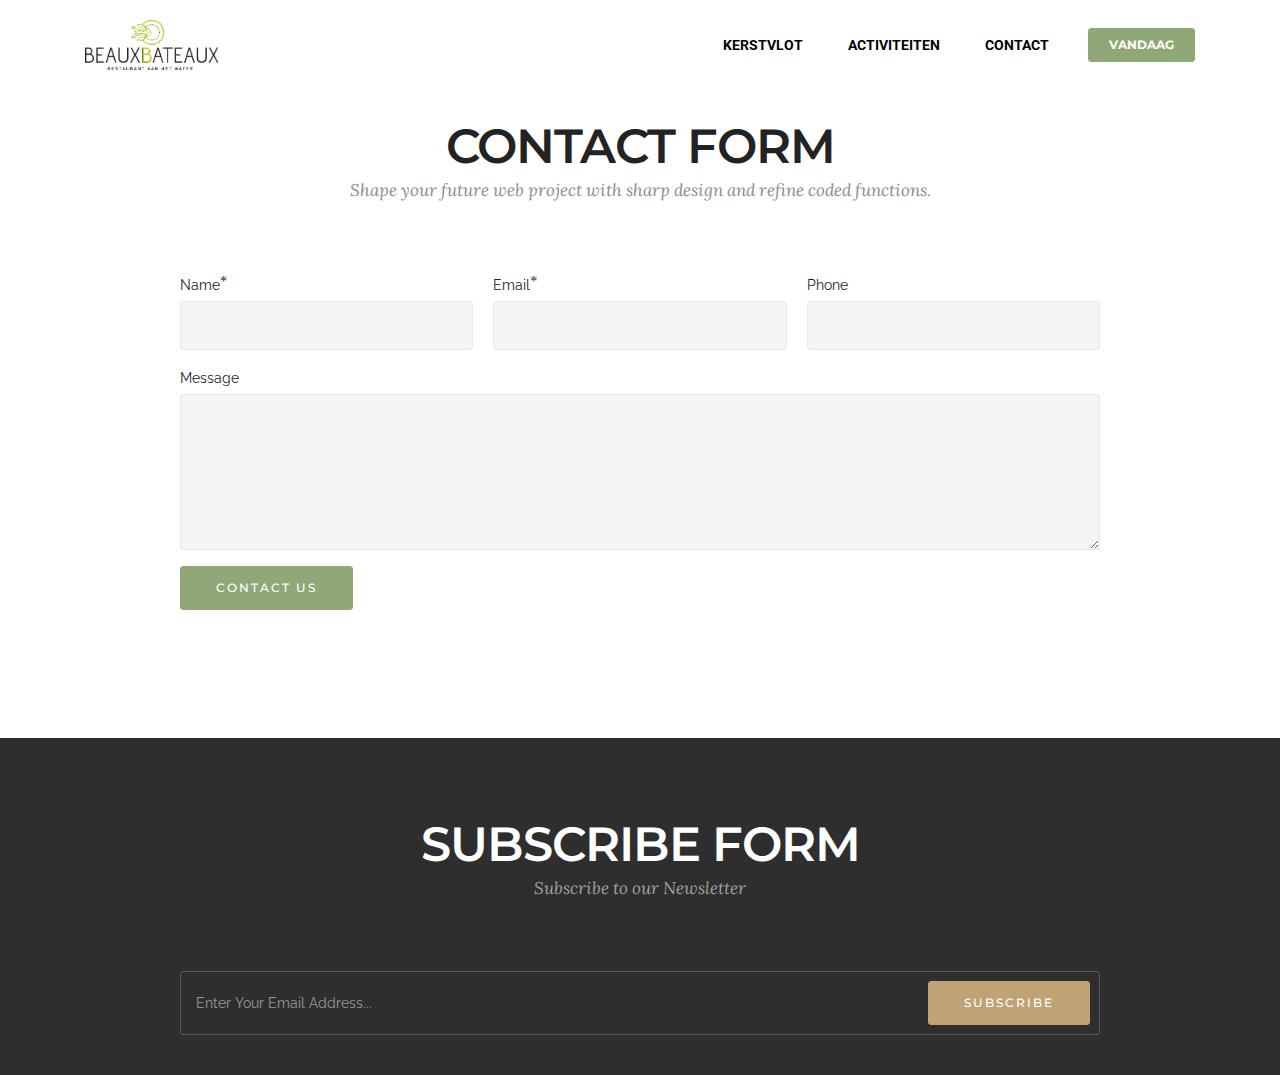
<file: BeauxBateaux/Contact.html>
<!DOCTYPE html>
<html >
<head>
  <!-- Site made with Mobirise Website Builder v4.5.1, https://mobirise.com -->
  <meta charset="UTF-8">
  <meta http-equiv="X-UA-Compatible" content="IE=edge">
  <meta name="generator" content="Mobirise v4.5.1, mobirise.com">
  <meta name="viewport" content="width=device-width, initial-scale=1, minimum-scale=1">
  <meta name="description" content="Site Creator Description">
  <title>Contact</title>
  <link rel="stylesheet" href="https://fonts.googleapis.com/css?family=Montserrat:400,700">
  <link rel="stylesheet" href="https://fonts.googleapis.com/css?family=Raleway:100,100i,200,200i,300,300i,400,400i,500,500i,600,600i,700,700i,800,800i,900,900i">
  <link rel="stylesheet" href="https://fonts.googleapis.com/css?family=Lora:400,700,400italic,700italic&subset=latin">
  <link rel="stylesheet" href="assets/bootstrap-material-design-font/css/material.css">
  <link rel="stylesheet" href="assets/tether/tether.min.css">
  <link rel="stylesheet" href="assets/bootstrap/css/bootstrap.min.css">
  <link rel="stylesheet" href="assets/dropdown/css/style.css">
  <link rel="stylesheet" href="assets/animate.css/animate.min.css">
  <link rel="stylesheet" href="assets/theme/css/style.css">
  <link rel="stylesheet" href="assets/mobirise/css/mbr-additional.css" type="text/css">
  
  
  
</head>
<body>
<section id="ext_menu-5" data-rv-view="88">

    <nav class="navbar navbar-dropdown navbar-fixed-top">
        <div class="container">

            <div class="mbr-table">
                <div class="mbr-table-cell">

                    <div class="navbar-brand">
                        <a href="index.html" class="navbar-logo"><img src="assets/images/beaux-bateaux-logo-2-330x125.png" alt="Logo BeauxBateaux "></a>
                        
                    </div>

                </div>
                <div class="mbr-table-cell">

                    <button class="navbar-toggler pull-xs-right hidden-md-up" type="button" data-toggle="collapse" data-target="#exCollapsingNavbar">
                        <div class="hamburger-icon"></div>
                    </button>

                    <ul class="nav-dropdown collapse pull-xs-right nav navbar-nav navbar-toggleable-sm" id="exCollapsingNavbar"><li class="nav-item"><a class="nav-link link" href="index.html">KERSTVLOT</a></li><li class="nav-item"><a class="nav-link link" href="Activiteiten.html">ACTIVITEITEN</a></li><li class="nav-item dropdown"><a class="nav-link link" href="Contact.html">CONTACT</a></li><li class="nav-item nav-btn"><a class="nav-link btn btn-success" href="Activiteiten.html">VANDAAG</a></li></ul>
                    <button hidden="" class="navbar-toggler navbar-close" type="button" data-toggle="collapse" data-target="#exCollapsingNavbar">
                        <div class="close-icon"></div>
                    </button>

                </div>
            </div>

        </div>
    </nav>

</section>

<section class="engine"><a href="https://mobirise.co/n">bootstrap modal popup</a></section><section class="mbr-section form1 mbr-after-navbar" id="form1-i" data-rv-view="90" style="background-color: rgb(255, 255, 255); padding-top: 120px; padding-bottom: 120px;">
    
    <div class="mbr-section mbr-section__container mbr-section__container--middle">
        <div class="container">
            <div class="row">
                <div class="col-xs-12 text-xs-center">
                    <h3 class="mbr-section-title display-2">CONTACT FORM</h3>
                    <small class="mbr-section-subtitle">Shape your future web project with sharp design and refine coded functions.</small>
                </div>
            </div>
        </div>
    </div>
    <div class="mbr-section mbr-section-nopadding">
        <div class="container">
            <div class="row">
                <div class="col-xs-12 col-lg-10 col-lg-offset-1" data-form-type="formoid">


                    <div data-form-alert="true">
                        <div hidden="" data-form-alert-success="true" class="alert alert-form alert-success text-xs-center">Thanks for filling out form!</div>
                    </div>


                    <form action="https://mobirise.com/" method="post" data-form-title="CONTACT FORM">

                        <input type="hidden" value="XNyMeR4OLPnvwaXqTr+KFIpmFeePllj+ZjKzjJSYZr3rHe3FvIJgj0jJhAnGpolaIuQ7MRer1qOp/GTfA/t5wQvOCNY617TUagFqmkQkCYhp5tDWtGKrfw/uYbcr921F" data-form-email="true">

                        <div class="row row-sm-offset">

                            <div class="col-xs-12 col-md-4">
                                <div class="form-group">
                                    <label class="form-control-label" for="form1-i-name">Name<span class="form-asterisk">*</span></label>
                                    <input type="text" class="form-control" name="name" required="" data-form-field="Name" id="form1-i-name">
                                </div>
                            </div>

                            <div class="col-xs-12 col-md-4">
                                <div class="form-group">
                                    <label class="form-control-label" for="form1-i-email">Email<span class="form-asterisk">*</span></label>
                                    <input type="email" class="form-control" name="email" required="" data-form-field="Email" id="form1-i-email">
                                </div>
                            </div>

                            <div class="col-xs-12 col-md-4">
                                <div class="form-group">
                                    <label class="form-control-label" for="form1-i-phone">Phone</label>
                                    <input type="tel" class="form-control" name="phone" data-form-field="Phone" id="form1-i-phone">
                                </div>
                            </div>

                        </div>

                        <div class="form-group">
                            <label class="form-control-label" for="form1-i-message">Message</label>
                            <textarea class="form-control" name="message" rows="7" data-form-field="Message" id="form1-i-message"></textarea>
                        </div>

                        <div><button type="submit" class="btn btn-success">CONTACT US</button></div>

                    </form>
                </div>
            </div>
        </div>
    </div>
</section>

<section class="mbr-section form2" id="form2-j" data-rv-view="99" style="background-color: rgb(46, 46, 46); padding-top: 80px; padding-bottom: 40px;">
        
    <div class="mbr-section mbr-section__container mbr-section__container--middle">
        <div class="container">
            <div class="row">
                <div class="col-xs-12 text-xs-center">
                    <h3 class="mbr-section-title display-2">SUBSCRIBE FORM</h3>
                    <small class="mbr-section-subtitle">Subscribe to our Newsletter</small>
                </div>
            </div>
        </div>
    </div>
    <div class="mbr-section mbr-section-nopadding">
        <div class="container">
            <div class="row">
                <div class="col-xs-12 col-lg-10 col-lg-offset-1" data-form-type="formoid">
                    <div data-form-alert="true"><div hidden="" data-form-alert-success="true">Thanks for filling out form!</div></div>
                    <form class="mbr-form" action="https://mobirise.com/" method="post" data-form-title="SUBSCRIBE FORM">
                        <input type="hidden" value="jv3g735wV637j+ovZ3hgqxPiaM2YrQbd4oWApaf5Bh3QPWZW61h6DFYAHYpXBOcSWVsy4xUEmET1FQqOVo7F1cMcgKLJht0GJdJMBZ/A3sFnfbS0tEhjnOlnlqxKPm2a" data-form-email="true">
                        <div class="mbr-subscribe mbr-subscribe-dark input-group">
                            <input type="email" class="form-control" name="email" required="" data-form-field="Email" placeholder="Enter Your Email Address..." id="form2-j-email">
                            <span class="input-group-btn"><button type="submit" class="btn btn-primary">SUBSCRIBE</button></span>
                        </div>
                    </form>
                </div>
            </div>
        </div>
    </div>
</section>


  <script src="assets/web/assets/jquery/jquery.min.js"></script>
  <script src="assets/tether/tether.min.js"></script>
  <script src="assets/bootstrap/js/bootstrap.min.js"></script>
  <script src="assets/smooth-scroll/smooth-scroll.js"></script>
  <script src="assets/viewport-checker/jquery.viewportchecker.js"></script>
  <script src="assets/dropdown/js/script.min.js"></script>
  <script src="assets/touch-swipe/jquery.touch-swipe.min.js"></script>
  <script src="assets/theme/js/script.js"></script>
  <script src="assets/formoid/formoid.min.js"></script>
  
  
  <input name="animation" type="hidden">
  </body>
</html>
</file>
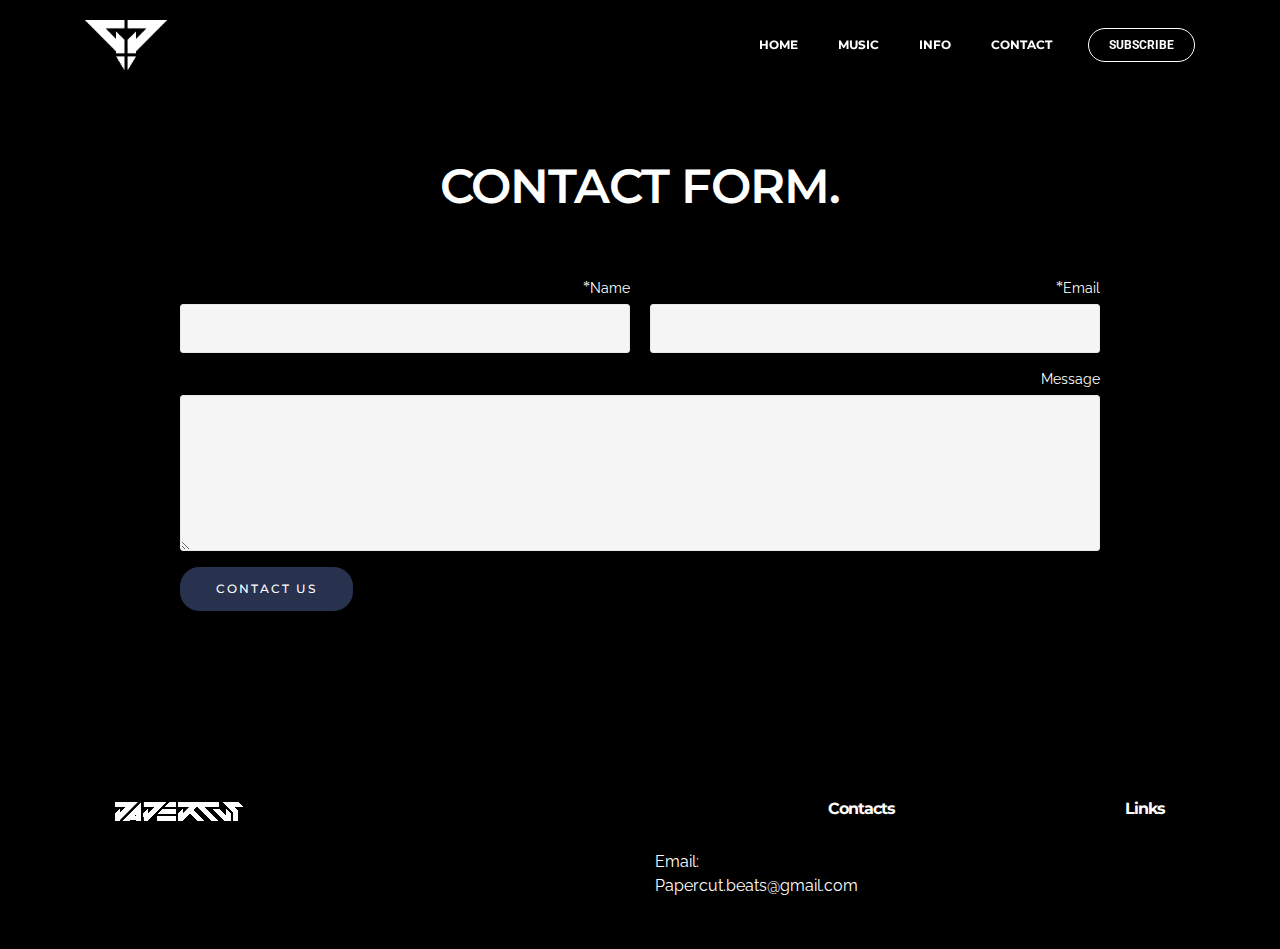
<file: CisjeSite002/ContactPage.html>
<!DOCTYPE html>
<html >
<head>
  <!-- Site made with Mobirise Website Builder v4.5.1, https://mobirise.com -->
  <meta charset="UTF-8">
  <meta http-equiv="X-UA-Compatible" content="IE=edge">
  <meta name="generator" content="Mobirise v4.5.1, mobirise.com">
  <meta name="viewport" content="width=device-width, initial-scale=1, minimum-scale=1">
  <meta name="description" content="Website Maker Description">
  <title>CONTACT</title>
  <link rel="stylesheet" href="https://fonts.googleapis.com/css?family=Montserrat:400,700">
  <link rel="stylesheet" href="https://fonts.googleapis.com/css?family=Raleway:100,100i,200,200i,300,300i,400,400i,500,500i,600,600i,700,700i,800,800i,900,900i">
  <link rel="stylesheet" href="https://fonts.googleapis.com/css?family=Lora:400,700,400italic,700italic&subset=latin">
  <link rel="stylesheet" href="assets/bootstrap-material-design-font/css/material.css">
  <link rel="stylesheet" href="assets/tether/tether.min.css">
  <link rel="stylesheet" href="assets/bootstrap/css/bootstrap.min.css">
  <link rel="stylesheet" href="assets/dropdown/css/style.css">
  <link rel="stylesheet" href="assets/animate.css/animate.min.css">
  <link rel="stylesheet" href="assets/theme/css/style.css">
  <link rel="stylesheet" href="assets/theme/css/style-rtl.css">
  <link rel="stylesheet" href="assets/mobirise/css/mbr-additional.css" type="text/css">
  
  
  
</head>
<body class="rtl">
<section id="ext_menu-1" data-rv-view="51">

    <nav class="navbar navbar-dropdown transparent navbar-fixed-top bg-color">
        <div class="container">

            <div class="mbr-table">
                <div class="mbr-table-cell">

                    <div class="navbar-brand">
                        <a href="https://mobirise.com" class="navbar-logo"><img src="assets/images/logo-designwit-211x128.png" alt="Mobirise"></a>
                        
                    </div>

                </div>
                <div class="mbr-table-cell">

                    <button class="navbar-toggler pull-xs-right hidden-md-up" type="button" data-toggle="collapse" data-target="#exCollapsingNavbar">
                        <div class="hamburger-icon"></div>
                    </button>

                    <ul class="nav-dropdown collapse pull-xs-right nav navbar-nav navbar-toggleable-sm" id="exCollapsingNavbar"><li class="nav-item"><a class="nav-link link" href="index.html">HOME</a></li><li class="nav-item"><a class="nav-link link" href="MusicPage.html">MUSIC</a></li><li class="nav-item"><a class="nav-link link" href="InfoPage.html">INFO</a></li><li class="nav-item"><a class="nav-link link" href="ContactPage.html">CONTACT</a></li><li class="nav-item nav-btn"><a class="nav-link btn btn-white btn-white-outline" href="SubscribePage.html">SUBSCRIBE</a></li></ul>
                    <button hidden="" class="navbar-toggler navbar-close" type="button" data-toggle="collapse" data-target="#exCollapsingNavbar">
                        <div class="close-icon"></div>
                    </button>

                </div>
            </div>

        </div>
    </nav>

</section>

<section class="engine"><a href="https://mobirise.co/i">how to build a website</a></section><section class="mbr-section form1 mbr-after-navbar" id="form1-9" data-rv-view="53" style="background-color: rgb(0, 0, 0); padding-top: 160px; padding-bottom: 120px;">
    
    <div class="mbr-section mbr-section__container mbr-section__container--middle">
        <div class="container">
            <div class="row">
                <div class="col-xs-12 text-xs-center">
                    <h3 class="mbr-section-title display-2">.CONTACT FORM</h3>
                    
                </div>
            </div>
        </div>
    </div>
    <div class="mbr-section mbr-section-nopadding">
        <div class="container">
            <div class="row">
                <div class="col-xs-12 col-lg-10 col-lg-offset-1" data-form-type="formoid">


                    <div data-form-alert="true">
                        <div hidden="" data-form-alert-success="true" class="alert alert-form alert-success text-xs-center">Thanks for filling out form!</div>
                    </div>


                    <form action="https://mobirise.com/" method="post" data-form-title=".CONTACT FORM">

                        <input type="hidden" value="gZPOLC3N0nOyXHinVk1x+9RUwQqyb4/q3bf0ZK19NMfoC0+4ik+RQtUuXGZ1DJY4lBQLhienpmNZNl8pKYCeiV8ptmQmL6n0OwPTEG5AJdGWsADeih1U/71fwn1Nn2jK" data-form-email="true">

                        <div class="row row-sm-offset">

                            <div class="col-xs-12 col-md-6">
                                <div class="form-group">
                                    <label class="form-control-label" for="form1-9-name">Name<span class="form-asterisk">*</span></label>
                                    <input type="text" class="form-control" name="name" required="" data-form-field="Name" id="form1-9-name">
                                </div>
                            </div>

                            <div class="col-xs-12 col-md-6">
                                <div class="form-group">
                                    <label class="form-control-label" for="form1-9-email">Email<span class="form-asterisk">*</span></label>
                                    <input type="email" class="form-control" name="email" required="" data-form-field="Email" id="form1-9-email">
                                </div>
                            </div>

                            

                        </div>

                        <div class="form-group">
                            <label class="form-control-label" for="form1-9-message">Message</label>
                            <textarea class="form-control" name="message" rows="7" data-form-field="Message" id="form1-9-message"></textarea>
                        </div>

                        <div><button type="submit" class="btn btn-danger">CONTACT US</button></div>

                    </form>
                </div>
            </div>
        </div>
    </div>
</section>

<section class="mbr-section mbr-section-md-padding mbr-footer footer1" id="contacts1-6" data-rv-view="62" style="background-color: rgb(0, 0, 0); padding-top: 60px; padding-bottom: 30px;">
    
    <div class="container">
        <div class="row">
            <div class="mbr-footer-content col-xs-12 col-md-3">
                <div><img src="assets/images/final-logo-designwit-128x19.png"></div>
            </div>
            <div class="mbr-footer-content col-xs-12 col-md-3">
                <p></p>
            </div>
            <div class="mbr-footer-content col-xs-12 col-md-3">
                <p></p><p><strong>Contacts</strong>&nbsp;&nbsp;&nbsp;&nbsp;</p>Email: Papercut.beats@gmail.com<br><p><br></p><p></p>
            </div>
            <div class="mbr-footer-content col-xs-12 col-md-3">
                <p><strong>Links</strong><br>
<a class="text-primary" href="https://www.facebook.com/papercutbeats/">Facebook</a><br>
<a class="text-primary" href="https://www.instagram.com/papercutbeats/?hl=nl">Instagram</a><br>
<a class="text-primary" href="https://soundcloud.com/papercutbeats">Soundcloud</a></p>
            </div>

        </div>
    </div>
</section>


  <script src="assets/web/assets/jquery/jquery.min.js"></script>
  <script src="assets/tether/tether.min.js"></script>
  <script src="assets/bootstrap/js/bootstrap.min.js"></script>
  <script src="assets/smooth-scroll/smooth-scroll.js"></script>
  <script src="assets/viewport-checker/jquery.viewportchecker.js"></script>
  <script src="assets/dropdown/js/script.min.js"></script>
  <script src="assets/touch-swipe/jquery.touch-swipe.min.js"></script>
  <script src="assets/theme/js/script.js"></script>
  <script src="assets/formoid/formoid.min.js"></script>
  
  
  <input name="animation" type="hidden">
  </body>
</html>
</file>
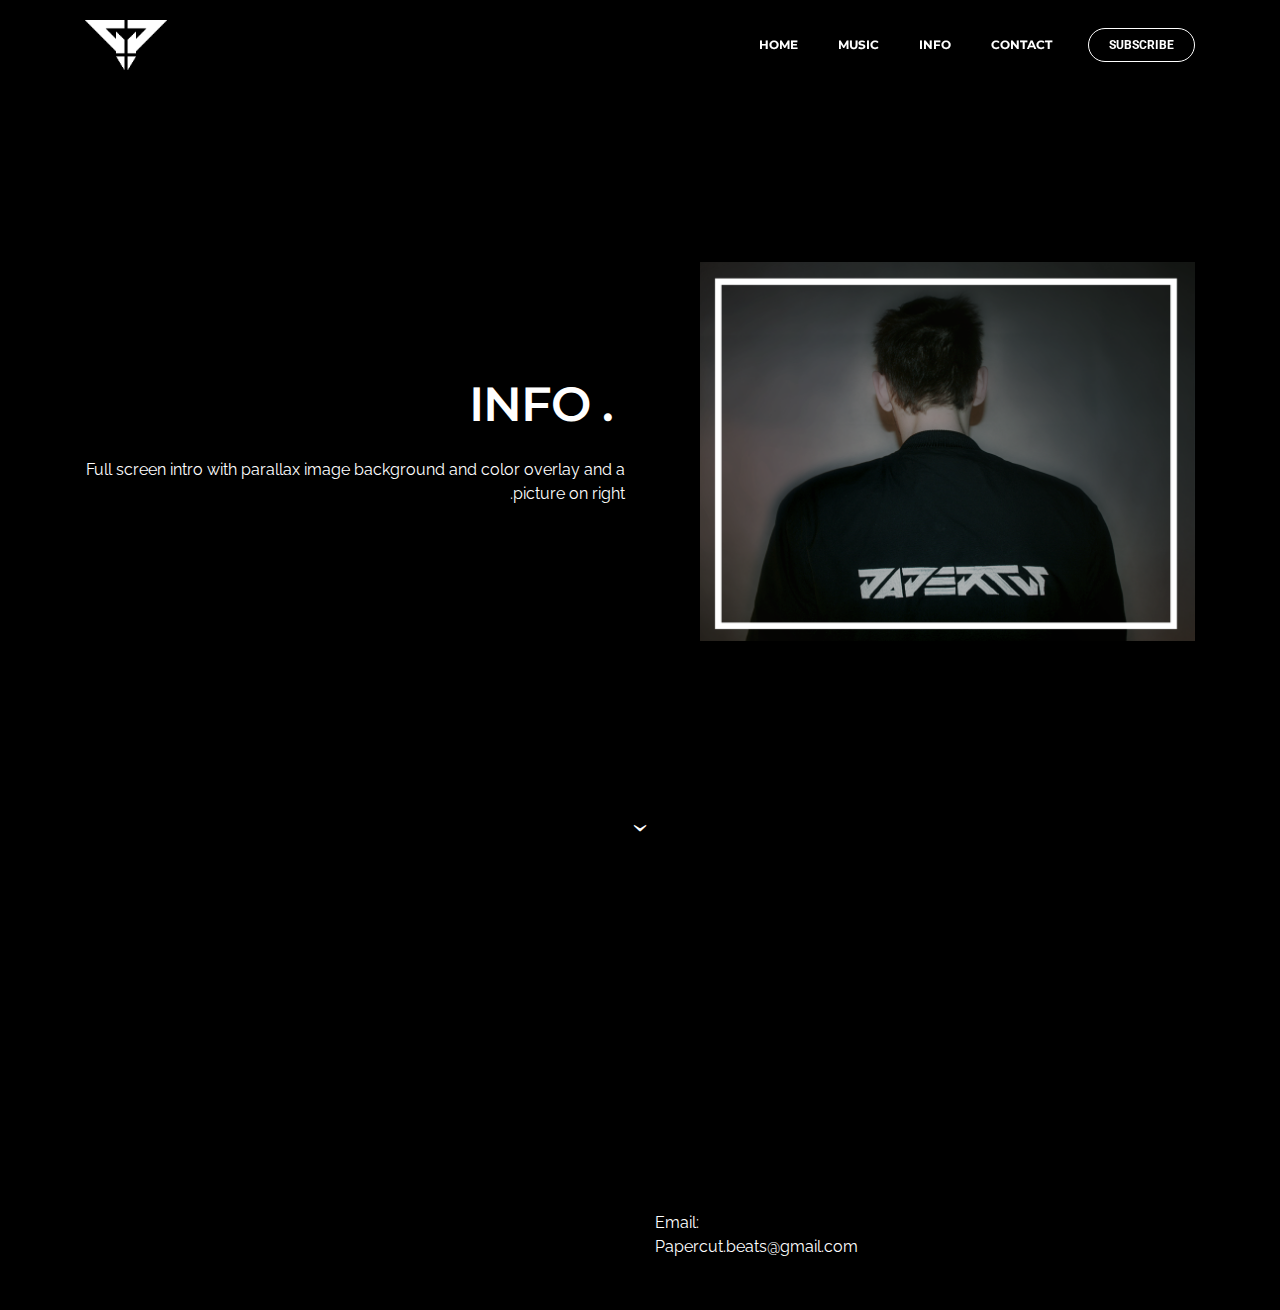
<file: CisjeSite002/InfoPage.html>
<!DOCTYPE html>
<html >
<head>
  <!-- Site made with Mobirise Website Builder v4.5.1, https://mobirise.com -->
  <meta charset="UTF-8">
  <meta http-equiv="X-UA-Compatible" content="IE=edge">
  <meta name="generator" content="Mobirise v4.5.1, mobirise.com">
  <meta name="viewport" content="width=device-width, initial-scale=1, minimum-scale=1">
  <meta name="description" content="Website Creator Description">
  <title>INFO</title>
  <link rel="stylesheet" href="https://fonts.googleapis.com/css?family=Montserrat:400,700">
  <link rel="stylesheet" href="https://fonts.googleapis.com/css?family=Raleway:100,100i,200,200i,300,300i,400,400i,500,500i,600,600i,700,700i,800,800i,900,900i">
  <link rel="stylesheet" href="https://fonts.googleapis.com/css?family=Lora:400,700,400italic,700italic&subset=latin">
  <link rel="stylesheet" href="assets/bootstrap-material-design-font/css/material.css">
  <link rel="stylesheet" href="assets/tether/tether.min.css">
  <link rel="stylesheet" href="assets/bootstrap/css/bootstrap.min.css">
  <link rel="stylesheet" href="assets/socicon/css/styles.css">
  <link rel="stylesheet" href="assets/dropdown/css/style.css">
  <link rel="stylesheet" href="assets/animate.css/animate.min.css">
  <link rel="stylesheet" href="assets/theme/css/style.css">
  <link rel="stylesheet" href="assets/theme/css/style-rtl.css">
  <link rel="stylesheet" href="assets/mobirise/css/mbr-additional.css" type="text/css">
  
  
  
</head>
<body class="rtl">
<section id="ext_menu-1" data-rv-view="42">

    <nav class="navbar navbar-dropdown transparent navbar-fixed-top bg-color">
        <div class="container">

            <div class="mbr-table">
                <div class="mbr-table-cell">

                    <div class="navbar-brand">
                        <a href="https://mobirise.com" class="navbar-logo"><img src="assets/images/logo-designwit-211x128.png" alt="Mobirise"></a>
                        
                    </div>

                </div>
                <div class="mbr-table-cell">

                    <button class="navbar-toggler pull-xs-right hidden-md-up" type="button" data-toggle="collapse" data-target="#exCollapsingNavbar">
                        <div class="hamburger-icon"></div>
                    </button>

                    <ul class="nav-dropdown collapse pull-xs-right nav navbar-nav navbar-toggleable-sm" id="exCollapsingNavbar"><li class="nav-item"><a class="nav-link link" href="index.html">HOME</a></li><li class="nav-item"><a class="nav-link link" href="MusicPage.html">MUSIC</a></li><li class="nav-item"><a class="nav-link link" href="InfoPage.html">INFO</a></li><li class="nav-item"><a class="nav-link link" href="ContactPage.html">CONTACT</a></li><li class="nav-item nav-btn"><a class="nav-link btn btn-white btn-white-outline" href="SubscribePage.html">SUBSCRIBE</a></li></ul>
                    <button hidden="" class="navbar-toggler navbar-close" type="button" data-toggle="collapse" data-target="#exCollapsingNavbar">
                        <div class="close-icon"></div>
                    </button>

                </div>
            </div>

        </div>
    </nav>

</section>

<section class="engine"><a href="https://mobirise.co/k">free bootstrap template</a></section><section class="mbr-section mbr-section-hero mbr-section-full header2 mbr-after-navbar" id="header2-m" data-rv-view="44" style="background-color: rgb(0, 0, 0);">

    

    <div class="mbr-table mbr-table-full">
        <div class="mbr-table-cell">

            <div class="container">
                <div class="mbr-section row">
                    <div class="mbr-table-md-up">
                        
                        
                        

                        <div class="mbr-table-cell col-md-5 content-size text-xs-center text-md-right">

                            <h3 class="mbr-section-title display-2">&nbsp;. INFO</h3>

                            <div class="mbr-section-text">
                                <p>Full screen intro with parallax image background and color overlay and a picture on right.</p>
                            </div>

                            

                        </div>
                        <div class="mbr-table-cell mbr-valign-top mbr-left-padding-md-up col-md-7 image-size" style="width: 50%;">
                            <div class="mbr-figure"><img src="assets/images/cisfoto3-1000x766.png"></div>
                        </div>

                    </div>
                </div>
            </div>

        </div>
    </div>

    <div class="mbr-arrow mbr-arrow-floating hidden-sm-down" aria-hidden="true"><a href="#social-buttons2-p"><i class="mbr-arrow-icon"></i></a></div>

</section>

<section class="mbr-section mbr-section-md-padding" id="social-buttons2-p" data-rv-view="47" style="background-color: rgb(0, 0, 0); padding-top: 60px; padding-bottom: 30px;">
    
    <div class="container">
        <div class="row">
            <div class="col-md-8 col-md-offset-2 text-xs-center">
                <h3 class="mbr-section-title display-2">.SOCIAL MEDIA</h3>
                <div> <a class="btn btn-social btn-primary" title="Facebook" href="https://www.facebook.com/papercutbeats/"><i class="socicon socicon-facebook"></i></a> <a class="btn btn-social btn-primary" title="Google+" target="_blank" href="https://plus.google.com/u/0/+Mobirise/posts"><i class="socicon socicon-googleplus"></i></a> <a class="btn btn-social btn-primary" title="YouTube" target="_blank" href="https://www.youtube.com/channel/UCt_tncVAetpK5JeM8L-8jyw"><i class="socicon socicon-youtube"></i></a> <a class="btn btn-social btn-primary" title="Instagram" href="https://www.instagram.com/papercutbeats/?hl=nl"><i class="socicon socicon-instagram"></i></a>      </div>
            </div>
        </div>
    </div>
</section>

<section class="mbr-section mbr-section-md-padding mbr-footer footer1" id="contacts1-6" data-rv-view="49" style="background-color: rgb(0, 0, 0); padding-top: 60px; padding-bottom: 30px;">
    
    <div class="container">
        <div class="row">
            <div class="mbr-footer-content col-xs-12 col-md-3">
                <div><img src="assets/images/final-logo-designwit-128x19.png"></div>
            </div>
            <div class="mbr-footer-content col-xs-12 col-md-3">
                <p></p>
            </div>
            <div class="mbr-footer-content col-xs-12 col-md-3">
                <p></p><p><strong>Contacts</strong>&nbsp;&nbsp;&nbsp;&nbsp;</p>Email: Papercut.beats@gmail.com<br><p><br></p><p></p>
            </div>
            <div class="mbr-footer-content col-xs-12 col-md-3">
                <p><strong>Links</strong><br>
<a class="text-primary" href="https://www.facebook.com/papercutbeats/">Facebook</a><br>
<a class="text-primary" href="https://www.instagram.com/papercutbeats/?hl=nl">Instagram</a><br>
<a class="text-primary" href="https://soundcloud.com/papercutbeats">Soundcloud</a></p>
            </div>

        </div>
    </div>
</section>


  <script src="assets/web/assets/jquery/jquery.min.js"></script>
  <script src="assets/tether/tether.min.js"></script>
  <script src="assets/bootstrap/js/bootstrap.min.js"></script>
  <script src="assets/viewport-checker/jquery.viewportchecker.js"></script>
  <script src="assets/dropdown/js/script.min.js"></script>
  <script src="assets/touch-swipe/jquery.touch-swipe.min.js"></script>
  <script src="assets/smooth-scroll/smooth-scroll.js"></script>
  <script src="assets/theme/js/script.js"></script>
  
  
  <input name="animation" type="hidden">
  </body>
</html>
</file>
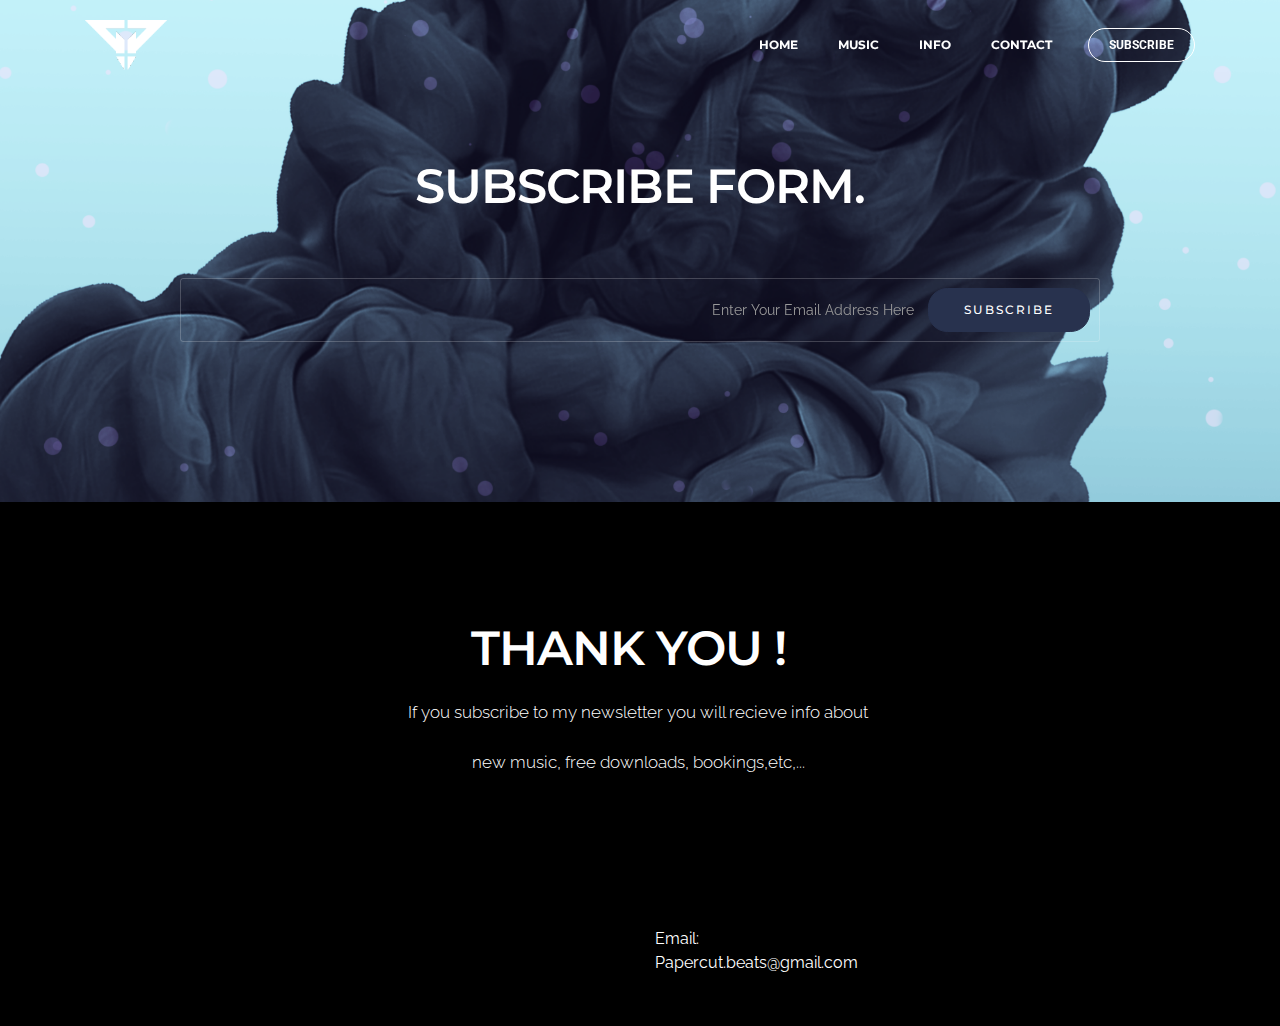
<file: CisjeSite002/SubscribePage.html>
<!DOCTYPE html>
<html >
<head>
  <!-- Site made with Mobirise Website Builder v4.5.1, https://mobirise.com -->
  <meta charset="UTF-8">
  <meta http-equiv="X-UA-Compatible" content="IE=edge">
  <meta name="generator" content="Mobirise v4.5.1, mobirise.com">
  <meta name="viewport" content="width=device-width, initial-scale=1, minimum-scale=1">
  <meta name="description" content="Web Generator Description">
  <title>SUBSCRIBE</title>
  <link rel="stylesheet" href="assets/bootstrap-material-design-font/css/material.css">
  <link rel="stylesheet" href="https://fonts.googleapis.com/css?family=Montserrat:400,700">
  <link rel="stylesheet" href="https://fonts.googleapis.com/css?family=Raleway:100,100i,200,200i,300,300i,400,400i,500,500i,600,600i,700,700i,800,800i,900,900i">
  <link rel="stylesheet" href="https://fonts.googleapis.com/css?family=Lora:400,700,400italic,700italic&subset=latin">
  <link rel="stylesheet" href="assets/tether/tether.min.css">
  <link rel="stylesheet" href="assets/bootstrap/css/bootstrap.min.css">
  <link rel="stylesheet" href="assets/dropdown/css/style.css">
  <link rel="stylesheet" href="assets/animate.css/animate.min.css">
  <link rel="stylesheet" href="assets/theme/css/style.css">
  <link rel="stylesheet" href="assets/theme/css/style-rtl.css">
  <link rel="stylesheet" href="assets/mobirise/css/mbr-additional.css" type="text/css">
  
  
  
</head>
<body class="rtl">
<section id="ext_menu-1" data-rv-view="12">

    <nav class="navbar navbar-dropdown transparent navbar-fixed-top bg-color">
        <div class="container">

            <div class="mbr-table">
                <div class="mbr-table-cell">

                    <div class="navbar-brand">
                        <a href="https://mobirise.com" class="navbar-logo"><img src="assets/images/logo-designwit-211x128.png" alt="Mobirise"></a>
                        
                    </div>

                </div>
                <div class="mbr-table-cell">

                    <button class="navbar-toggler pull-xs-right hidden-md-up" type="button" data-toggle="collapse" data-target="#exCollapsingNavbar">
                        <div class="hamburger-icon"></div>
                    </button>

                    <ul class="nav-dropdown collapse pull-xs-right nav navbar-nav navbar-toggleable-sm" id="exCollapsingNavbar"><li class="nav-item"><a class="nav-link link" href="index.html">HOME</a></li><li class="nav-item"><a class="nav-link link" href="MusicPage.html">MUSIC</a></li><li class="nav-item"><a class="nav-link link" href="InfoPage.html">INFO</a></li><li class="nav-item"><a class="nav-link link" href="ContactPage.html">CONTACT</a></li><li class="nav-item nav-btn"><a class="nav-link btn btn-white btn-white-outline" href="SubscribePage.html">SUBSCRIBE</a></li></ul>
                    <button hidden="" class="navbar-toggler navbar-close" type="button" data-toggle="collapse" data-target="#exCollapsingNavbar">
                        <div class="close-icon"></div>
                    </button>

                </div>
            </div>

        </div>
    </nav>

</section>

<section class="engine"><a href="https://mobirise.co/d">web software</a></section><section class="mbr-section form2 mbr-parallax-background mbr-after-navbar" id="form2-c" data-rv-view="14" style="background-image: url(assets/images/bg-2000x2000.png); padding-top: 160px; padding-bottom: 160px;">
        
    <div class="mbr-section mbr-section__container mbr-section__container--middle">
        <div class="container">
            <div class="row">
                <div class="col-xs-12 text-xs-center">
                    <h3 class="mbr-section-title display-2">.SUBSCRIBE FORM</h3>
                    
                </div>
            </div>
        </div>
    </div>
    <div class="mbr-section mbr-section-nopadding">
        <div class="container">
            <div class="row">
                <div class="col-xs-12 col-lg-10 col-lg-offset-1" data-form-type="formoid">
                    <div data-form-alert="true"><div hidden="" data-form-alert-success="true">Thanks for filling out the form!</div></div>
                    <form class="mbr-form" action="https://mobirise.com/" method="post" data-form-title=".SUBSCRIBE FORM">
                        <input type="hidden" value="v6gHBxJ2bqaEqnSKQiJvuJmn5GsFCDds1l2CVREEis+ERUONdDh1ArTO3mMgpE4X5I6UMM/TXC8ZXPwEsZNrdy3ubaiREPZy40xCFPNJWatDUgH8zQOV6d4cDcuN93o7" data-form-email="true">
                        <div class="mbr-subscribe mbr-subscribe-dark input-group">
                            <input type="email" class="form-control" name="email" required="" data-form-field="Email" placeholder="Enter Your Email Address Here" id="form2-c-email">
                            <span class="input-group-btn"><button type="submit" class="btn btn-danger">SUBSCRIBE</button></span>
                        </div>
                    </form>
                </div>
            </div>
        </div>
    </div>
</section>

<section class="mbr-section article" id="msg-box8-e" data-rv-view="20" style="background-color: rgb(0, 0, 0); padding-top: 120px; padding-bottom: 40px;">

    
    <div class="container">
        <div class="row">
            <div class="col-md-8 col-md-offset-2 text-xs-center">
                <h3 class="mbr-section-title display-2">&nbsp; ! THANK YOU</h3>
                <div class="lead"><p>&nbsp;If you subscribe to my newsletter you will recieve info about </p><p>&nbsp;...,new music, free downloads, bookings,etc</p></div>
                
            </div>
        </div>
    </div>

</section>

<section class="mbr-section mbr-section-md-padding mbr-footer footer1" id="contacts1-6" data-rv-view="23" style="background-color: rgb(0, 0, 0); padding-top: 60px; padding-bottom: 30px;">
    
    <div class="container">
        <div class="row">
            <div class="mbr-footer-content col-xs-12 col-md-3">
                <div><img src="assets/images/final-logo-designwit-128x19.png"></div>
            </div>
            <div class="mbr-footer-content col-xs-12 col-md-3">
                <p></p>
            </div>
            <div class="mbr-footer-content col-xs-12 col-md-3">
                <p></p><p><strong>Contacts</strong>&nbsp;&nbsp;&nbsp;&nbsp;</p>Email: Papercut.beats@gmail.com<br><p><br></p><p></p>
            </div>
            <div class="mbr-footer-content col-xs-12 col-md-3">
                <p><strong>Links</strong><br>
<a class="text-primary" href="https://www.facebook.com/papercutbeats/">Facebook</a><br>
<a class="text-primary" href="https://www.instagram.com/papercutbeats/?hl=nl">Instagram</a><br>
<a class="text-primary" href="https://soundcloud.com/papercutbeats">Soundcloud</a></p>
            </div>

        </div>
    </div>
</section>


  <script src="assets/web/assets/jquery/jquery.min.js"></script>
  <script src="assets/tether/tether.min.js"></script>
  <script src="assets/bootstrap/js/bootstrap.min.js"></script>
  <script src="assets/smooth-scroll/smooth-scroll.js"></script>
  <script src="assets/touch-swipe/jquery.touch-swipe.min.js"></script>
  <script src="assets/dropdown/js/script.min.js"></script>
  <script src="assets/jarallax/jarallax.js"></script>
  <script src="assets/viewport-checker/jquery.viewportchecker.js"></script>
  <script src="assets/theme/js/script.js"></script>
  <script src="assets/formoid/formoid.min.js"></script>
  
  
  <input name="animation" type="hidden">
  </body>
</html>
</file>
<file: Startpagina.css>
@charset "UTF-8";
/* CSS Document */


.bol {
	margin: auto;
	width: 530px;
	top: 50%;
	left: 50%;
	position: absolute;
	display: block;
	transform: translate(-50%,-50%)
	
}


.welkom {
	
	margin: auto;
	width: 390px;
	top: 9%;
	left: 50%;
	position: absolute;
	display: block;
	transform: translate(-50%,-50%)
	
}

nav {
	color:white;
	display: inline-block;
	border: 0px solid;
	top:5%;
	transform: translate(-50%/-50%);
	position: absolute;
	width: 500px;
}
ul {
	list-style-type: none;
	display: inline-block;
}
li {
	display: inline;
	padding: 0px 10px;
}
 ul li:not(:last-child){
        border-right: 2px solid 
	 rgba(153, 151, 151, 1); 
    }
nav.a {
	
}


.buttonOpmaak {
	display: inline-block;
    background-color:#325A89; /* Green */
    border: 0px solid red;
    padding: 15px 30px;
    text-align: center;
    text-decoration: none;
    font-size: 16px;
	color: white;
}
.buttonOpmaak:not(:last-child){ 
	margin-right: 50px;
    }
.buttonOpmaak:hover {
	background:#186D54;
}
.containerButtons {
	position:absolute;
	top: 88%;
	left: 47%;
    transform: translate(-40%,-50%);
	width: auto;
	display: inline-block;
    overflow: auto;
    white-space: nowrap;
    margin:0px auto;
    border:0px red solid;

}

button.a {
	text-decoration: none;
	color:white;
	font-weight: bold;
}
button.a: hover {
	color: white;
}	
	


.footer {
  position: fixed;
  right: 0;
  bottom: 0;
  left: 0;
  padding: 1rem;
  background-color:#D4D4D4;
  text-align: center;
}
</file>
<file: BeauxBateaux/assets/bootstrap-material-design-font/css/material.css>
@font-face {
  font-family: 'Material-Design-Icons';
  src: url('../fonts/Material-Design-Icons.eot?3ocs8m');
  src: url('../fonts/Material-Design-Icons.eot?#iefix3ocs8m') format('embedded-opentype'), url('../fonts/Material-Design-Icons.woff?3ocs8m') format('woff'), url('../fonts/Material-Design-Icons.ttf?3ocs8m') format('truetype'), url('../fonts/Material-Design-Icons.svg?3ocs8m#Material-Design-Icons') format('svg');
  font-weight: normal;
  font-style: normal;
}
[class^="mdi-"],
[class*="mdi-"] {
  speak: none;
  display: inline-block;
  font-style: normal;
  font-variant:normal;
  font-weight:normal;
  /*font-size:24px;*/
  line-height:1;
  font-family:'Material-Design-Icons' !important;
  text-rendering: auto;
  
  -webkit-font-smoothing: antialiased;
  -moz-osx-font-smoothing: grayscale;
  -webkit-transform: translate(0, 0);
      -ms-transform: translate(0, 0);
          transform: translate(0, 0);
}
[class^="mdi-"]:before,
[class*="mdi-"]:before {
  display: inline-block;
  speak: none;
  text-decoration: inherit;
}
[class^="mdi-"].pull-left,
[class*="mdi-"].pull-left {
  margin-right: .3em;
}
[class^="mdi-"].pull-right,
[class*="mdi-"].pull-right {
  margin-left: .3em;
}
[class^="mdi-"].mdi-lg:before,
[class*="mdi-"].mdi-lg:before,
[class^="mdi-"].mdi-lg:after,
[class*="mdi-"].mdi-lg:after {
  font-size: 1.33333333em;
  line-height: 0.75em;
  vertical-align: -15%;
}
[class^="mdi-"].mdi-2x:before,
[class*="mdi-"].mdi-2x:before,
[class^="mdi-"].mdi-2x:after,
[class*="mdi-"].mdi-2x:after {
  font-size: 2em;
}
[class^="mdi-"].mdi-3x:before,
[class*="mdi-"].mdi-3x:before,
[class^="mdi-"].mdi-3x:after,
[class*="mdi-"].mdi-3x:after {
  font-size: 3em;
}
[class^="mdi-"].mdi-4x:before,
[class*="mdi-"].mdi-4x:before,
[class^="mdi-"].mdi-4x:after,
[class*="mdi-"].mdi-4x:after {
  font-size: 4em;
}
[class^="mdi-"].mdi-5x:before,
[class*="mdi-"].mdi-5x:before,
[class^="mdi-"].mdi-5x:after,
[class*="mdi-"].mdi-5x:after {
  font-size: 5em;
}
[class^="mdi-device-signal-cellular-"]:after,
[class^="mdi-device-battery-"]:after,
[class^="mdi-device-battery-charging-"]:after,
[class^="mdi-device-signal-cellular-connected-no-internet-"]:after,
[class^="mdi-device-signal-wifi-"]:after,
[class^="mdi-device-signal-wifi-statusbar-not-connected"]:after,
.mdi-device-network-wifi:after {
  opacity: .3;
  position: absolute;
  left: 0;
  top: 0;
  z-index: 1;
  display: inline-block;
  speak: none;
  text-decoration: inherit;
}
[class^="mdi-device-signal-cellular-"]:after {
  content: "\e758";
}
[class^="mdi-device-battery-"]:after {
  content: "\e735";
}
[class^="mdi-device-battery-charging-"]:after {
  content: "\e733";
}
[class^="mdi-device-signal-cellular-connected-no-internet-"]:after {
  content: "\e75d";
}
[class^="mdi-device-signal-wifi-"]:after,
.mdi-device-network-wifi:after {
  content: "\e765";
}
[class^="mdi-device-signal-wifi-statusbasr-not-connected"]:after {
  content: "\e8f7";
}
.mdi-device-signal-cellular-off:after,
.mdi-device-signal-cellular-null:after,
.mdi-device-signal-cellular-no-sim:after,
.mdi-device-signal-wifi-off:after,
.mdi-device-signal-wifi-4-bar:after,
.mdi-device-signal-cellular-4-bar:after,
.mdi-device-battery-alert:after,
.mdi-device-signal-cellular-connected-no-internet-4-bar:after,
.mdi-device-battery-std:after,
.mdi-device-battery-full .mdi-device-battery-unknown:after {
  content: "";
}
.mdi-fw {
  width: 1.28571429em;
  text-align: center;
}
.mdi-ul {
  padding-left: 0;
  margin-left: 2.14285714em;
  list-style-type: none;
}
.mdi-ul > li {
  position: relative;
}
.mdi-li {
  position: absolute;
  left: -2.14285714em;
  width: 2.14285714em;
  top: 0.14285714em;
  text-align: center;
}
.mdi-li.mdi-lg {
  left: -1.85714286em;
}
.mdi-border {
  padding: .2em .25em .15em;
  border: solid 0.08em #eeeeee;
  border-radius: .1em;
}
.mdi-spin {
  -webkit-animation: mdi-spin 2s infinite linear;
  animation: mdi-spin 2s infinite linear;
  -webkit-transform-origin: 50% 50%;
  -ms-transform-origin: 50% 50%;
      transform-origin: 50% 50%;
}
.mdi-pulse {
  -webkit-animation: mdi-spin 1s steps(8) infinite;
  animation: mdi-spin 1s steps(8) infinite;
  -webkit-transform-origin: 50% 50%;
  -ms-transform-origin: 50% 50%;
      transform-origin: 50% 50%;
}
@-webkit-keyframes mdi-spin {
  0% {
    -webkit-transform: rotate(0deg);
    transform: rotate(0deg);
  }
  100% {
    -webkit-transform: rotate(359deg);
    transform: rotate(359deg);
  }
}
@keyframes mdi-spin {
  0% {
    -webkit-transform: rotate(0deg);
    transform: rotate(0deg);
  }
  100% {
    -webkit-transform: rotate(359deg);
    transform: rotate(359deg);
  }
}
.mdi-rotate-90 {
  filter: progid:DXImageTransform.Microsoft.BasicImage(rotation=1);
  -webkit-transform: rotate(90deg);
  -ms-transform: rotate(90deg);
  transform: rotate(90deg);
}
.mdi-rotate-180 {
  filter: progid:DXImageTransform.Microsoft.BasicImage(rotation=2);
  -webkit-transform: rotate(180deg);
  -ms-transform: rotate(180deg);
  transform: rotate(180deg);
}
.mdi-rotate-270 {
  filter: progid:DXImageTransform.Microsoft.BasicImage(rotation=3);
  -webkit-transform: rotate(270deg);
  -ms-transform: rotate(270deg);
  transform: rotate(270deg);
}
.mdi-flip-horizontal {
  filter: progid:DXImageTransform.Microsoft.BasicImage(rotation=0, mirror=1);
  -webkit-transform: scale(-1, 1);
  -ms-transform: scale(-1, 1);
  transform: scale(-1, 1);
}
.mdi-flip-vertical {
  filter: progid:DXImageTransform.Microsoft.BasicImage(rotation=2, mirror=1);
  -webkit-transform: scale(1, -1);
  -ms-transform: scale(1, -1);
  transform: scale(1, -1);
}
:root .mdi-rotate-90,
:root .mdi-rotate-180,
:root .mdi-rotate-270,
:root .mdi-flip-horizontal,
:root .mdi-flip-vertical {
  -webkit-filter: none;
          filter: none;
}
.mdi-stack {
  position: relative;
  display: inline-block;
  width: 2em;
  height: 2em;
  line-height: 2em;
  vertical-align: middle;
}
.mdi-stack-1x,
.mdi-stack-2x {
  position: absolute;
  left: 0;
  width: 100%;
  text-align: center;
}
.mdi-stack-1x {
  line-height: inherit;
}
.mdi-stack-2x {
  font-size: 2em;
}
.mdi-inverse {
  color: #ffffff;
}
/* Start Icons */
.mdi-action-3d-rotation:before {
  content: "\e600";
}
.mdi-action-accessibility:before {
  content: "\e601";
}
.mdi-action-account-balance-wallet:before {
  content: "\e602";
}
.mdi-action-account-balance:before {
  content: "\e603";
}
.mdi-action-account-box:before {
  content: "\e604";
}
.mdi-action-account-child:before {
  content: "\e605";
}
.mdi-action-account-circle:before {
  content: "\e606";
}
.mdi-action-add-shopping-cart:before {
  content: "\e607";
}
.mdi-action-alarm-add:before {
  content: "\e608";
}
.mdi-action-alarm-off:before {
  content: "\e609";
}
.mdi-action-alarm-on:before {
  content: "\e60a";
}
.mdi-action-alarm:before {
  content: "\e60b";
}
.mdi-action-android:before {
  content: "\e60c";
}
.mdi-action-announcement:before {
  content: "\e60d";
}
.mdi-action-aspect-ratio:before {
  content: "\e60e";
}
.mdi-action-assessment:before {
  content: "\e60f";
}
.mdi-action-assignment-ind:before {
  content: "\e610";
}
.mdi-action-assignment-late:before {
  content: "\e611";
}
.mdi-action-assignment-return:before {
  content: "\e612";
}
.mdi-action-assignment-returned:before {
  content: "\e613";
}
.mdi-action-assignment-turned-in:before {
  content: "\e614";
}
.mdi-action-assignment:before {
  content: "\e615";
}
.mdi-action-autorenew:before {
  content: "\e616";
}
.mdi-action-backup:before {
  content: "\e617";
}
.mdi-action-book:before {
  content: "\e618";
}
.mdi-action-bookmark-outline:before {
  content: "\e619";
}
.mdi-action-bookmark:before {
  content: "\e61a";
}
.mdi-action-bug-report:before {
  content: "\e61b";
}
.mdi-action-cached:before {
  content: "\e61c";
}
.mdi-action-check-circle:before {
  content: "\e61d";
}
.mdi-action-class:before {
  content: "\e61e";
}
.mdi-action-credit-card:before {
  content: "\e61f";
}
.mdi-action-dashboard:before {
  content: "\e620";
}
.mdi-action-delete:before {
  content: "\e621";
}
.mdi-action-description:before {
  content: "\e622";
}
.mdi-action-dns:before {
  content: "\e623";
}
.mdi-action-done-all:before {
  content: "\e624";
}
.mdi-action-done:before {
  content: "\e625";
}
.mdi-action-event:before {
  content: "\e626";
}
.mdi-action-exit-to-app:before {
  content: "\e627";
}
.mdi-action-explore:before {
  content: "\e628";
}
.mdi-action-extension:before {
  content: "\e629";
}
.mdi-action-face-unlock:before {
  content: "\e62a";
}
.mdi-action-favorite-outline:before {
  content: "\e62b";
}
.mdi-action-favorite:before {
  content: "\e62c";
}
.mdi-action-find-in-page:before {
  content: "\e62d";
}
.mdi-action-find-replace:before {
  content: "\e62e";
}
.mdi-action-flip-to-back:before {
  content: "\e62f";
}
.mdi-action-flip-to-front:before {
  content: "\e630";
}
.mdi-action-get-app:before {
  content: "\e631";
}
.mdi-action-grade:before {
  content: "\e632";
}
.mdi-action-group-work:before {
  content: "\e633";
}
.mdi-action-help:before {
  content: "\e634";
}
.mdi-action-highlight-remove:before {
  content: "\e635";
}
.mdi-action-history:before {
  content: "\e636";
}
.mdi-action-home:before {
  content: "\e637";
}
.mdi-action-https:before {
  content: "\e638";
}
.mdi-action-info-outline:before {
  content: "\e639";
}
.mdi-action-info:before {
  content: "\e63a";
}
.mdi-action-input:before {
  content: "\e63b";
}
.mdi-action-invert-colors:before {
  content: "\e63c";
}
.mdi-action-label-outline:before {
  content: "\e63d";
}
.mdi-action-label:before {
  content: "\e63e";
}
.mdi-action-language:before {
  content: "\e63f";
}
.mdi-action-launch:before {
  content: "\e640";
}
.mdi-action-list:before {
  content: "\e641";
}
.mdi-action-lock-open:before {
  content: "\e642";
}
.mdi-action-lock-outline:before {
  content: "\e643";
}
.mdi-action-lock:before {
  content: "\e644";
}
.mdi-action-loyalty:before {
  content: "\e645";
}
.mdi-action-markunread-mailbox:before {
  content: "\e646";
}
.mdi-action-note-add:before {
  content: "\e647";
}
.mdi-action-open-in-browser:before {
  content: "\e648";
}
.mdi-action-open-in-new:before {
  content: "\e649";
}
.mdi-action-open-with:before {
  content: "\e64a";
}
.mdi-action-pageview:before {
  content: "\e64b";
}
.mdi-action-payment:before {
  content: "\e64c";
}
.mdi-action-perm-camera-mic:before {
  content: "\e64d";
}
.mdi-action-perm-contact-cal:before {
  content: "\e64e";
}
.mdi-action-perm-data-setting:before {
  content: "\e64f";
}
.mdi-action-perm-device-info:before {
  content: "\e650";
}
.mdi-action-perm-identity:before {
  content: "\e651";
}
.mdi-action-perm-media:before {
  content: "\e652";
}
.mdi-action-perm-phone-msg:before {
  content: "\e653";
}
.mdi-action-perm-scan-wifi:before {
  content: "\e654";
}
.mdi-action-picture-in-picture:before {
  content: "\e655";
}
.mdi-action-polymer:before {
  content: "\e656";
}
.mdi-action-print:before {
  content: "\e657";
}
.mdi-action-query-builder:before {
  content: "\e658";
}
.mdi-action-question-answer:before {
  content: "\e659";
}
.mdi-action-receipt:before {
  content: "\e65a";
}
.mdi-action-redeem:before {
  content: "\e65b";
}
.mdi-action-reorder:before {
  content: "\e65c";
}
.mdi-action-report-problem:before {
  content: "\e65d";
}
.mdi-action-restore:before {
  content: "\e65e";
}
.mdi-action-room:before {
  content: "\e65f";
}
.mdi-action-schedule:before {
  content: "\e660";
}
.mdi-action-search:before {
  content: "\e661";
}
.mdi-action-settings-applications:before {
  content: "\e662";
}
.mdi-action-settings-backup-restore:before {
  content: "\e663";
}
.mdi-action-settings-bluetooth:before {
  content: "\e664";
}
.mdi-action-settings-cell:before {
  content: "\e665";
}
.mdi-action-settings-display:before {
  content: "\e666";
}
.mdi-action-settings-ethernet:before {
  content: "\e667";
}
.mdi-action-settings-input-antenna:before {
  content: "\e668";
}
.mdi-action-settings-input-component:before {
  content: "\e669";
}
.mdi-action-settings-input-composite:before {
  content: "\e66a";
}
.mdi-action-settings-input-hdmi:before {
  content: "\e66b";
}
.mdi-action-settings-input-svideo:before {
  content: "\e66c";
}
.mdi-action-settings-overscan:before {
  content: "\e66d";
}
.mdi-action-settings-phone:before {
  content: "\e66e";
}
.mdi-action-settings-power:before {
  content: "\e66f";
}
.mdi-action-settings-remote:before {
  content: "\e670";
}
.mdi-action-settings-voice:before {
  content: "\e671";
}
.mdi-action-settings:before {
  content: "\e672";
}
.mdi-action-shop-two:before {
  content: "\e673";
}
.mdi-action-shop:before {
  content: "\e674";
}
.mdi-action-shopping-basket:before {
  content: "\e675";
}
.mdi-action-shopping-cart:before {
  content: "\e676";
}
.mdi-action-speaker-notes:before {
  content: "\e677";
}
.mdi-action-spellcheck:before {
  content: "\e678";
}
.mdi-action-star-rate:before {
  content: "\e679";
}
.mdi-action-stars:before {
  content: "\e67a";
}
.mdi-action-store:before {
  content: "\e67b";
}
.mdi-action-subject:before {
  content: "\e67c";
}
.mdi-action-supervisor-account:before {
  content: "\e67d";
}
.mdi-action-swap-horiz:before {
  content: "\e67e";
}
.mdi-action-swap-vert-circle:before {
  content: "\e67f";
}
.mdi-action-swap-vert:before {
  content: "\e680";
}
.mdi-action-system-update-tv:before {
  content: "\e681";
}
.mdi-action-tab-unselected:before {
  content: "\e682";
}
.mdi-action-tab:before {
  content: "\e683";
}
.mdi-action-theaters:before {
  content: "\e684";
}
.mdi-action-thumb-down:before {
  content: "\e685";
}
.mdi-action-thumb-up:before {
  content: "\e686";
}
.mdi-action-thumbs-up-down:before {
  content: "\e687";
}
.mdi-action-toc:before {
  content: "\e688";
}
.mdi-action-today:before {
  content: "\e689";
}
.mdi-action-track-changes:before {
  content: "\e68a";
}
.mdi-action-translate:before {
  content: "\e68b";
}
.mdi-action-trending-down:before {
  content: "\e68c";
}
.mdi-action-trending-neutral:before {
  content: "\e68d";
}
.mdi-action-trending-up:before {
  content: "\e68e";
}
.mdi-action-turned-in-not:before {
  content: "\e68f";
}
.mdi-action-turned-in:before {
  content: "\e690";
}
.mdi-action-verified-user:before {
  content: "\e691";
}
.mdi-action-view-agenda:before {
  content: "\e692";
}
.mdi-action-view-array:before {
  content: "\e693";
}
.mdi-action-view-carousel:before {
  content: "\e694";
}
.mdi-action-view-column:before {
  content: "\e695";
}
.mdi-action-view-day:before {
  content: "\e696";
}
.mdi-action-view-headline:before {
  content: "\e697";
}
.mdi-action-view-list:before {
  content: "\e698";
}
.mdi-action-view-module:before {
  content: "\e699";
}
.mdi-action-view-quilt:before {
  content: "\e69a";
}
.mdi-action-view-stream:before {
  content: "\e69b";
}
.mdi-action-view-week:before {
  content: "\e69c";
}
.mdi-action-visibility-off:before {
  content: "\e69d";
}
.mdi-action-visibility:before {
  content: "\e69e";
}
.mdi-action-wallet-giftcard:before {
  content: "\e69f";
}
.mdi-action-wallet-membership:before {
  content: "\e6a0";
}
.mdi-action-wallet-travel:before {
  content: "\e6a1";
}
.mdi-action-work:before {
  content: "\e6a2";
}
.mdi-alert-error:before {
  content: "\e6a3";
}
.mdi-alert-warning:before {
  content: "\e6a4";
}
.mdi-av-album:before {
  content: "\e6a5";
}
.mdi-av-closed-caption:before {
  content: "\e6a6";
}
.mdi-av-equalizer:before {
  content: "\e6a7";
}
.mdi-av-explicit:before {
  content: "\e6a8";
}
.mdi-av-fast-forward:before {
  content: "\e6a9";
}
.mdi-av-fast-rewind:before {
  content: "\e6aa";
}
.mdi-av-games:before {
  content: "\e6ab";
}
.mdi-av-hearing:before {
  content: "\e6ac";
}
.mdi-av-high-quality:before {
  content: "\e6ad";
}
.mdi-av-loop:before {
  content: "\e6ae";
}
.mdi-av-mic-none:before {
  content: "\e6af";
}
.mdi-av-mic-off:before {
  content: "\e6b0";
}
.mdi-av-mic:before {
  content: "\e6b1";
}
.mdi-av-movie:before {
  content: "\e6b2";
}
.mdi-av-my-library-add:before {
  content: "\e6b3";
}
.mdi-av-my-library-books:before {
  content: "\e6b4";
}
.mdi-av-my-library-music:before {
  content: "\e6b5";
}
.mdi-av-new-releases:before {
  content: "\e6b6";
}
.mdi-av-not-interested:before {
  content: "\e6b7";
}
.mdi-av-pause-circle-fill:before {
  content: "\e6b8";
}
.mdi-av-pause-circle-outline:before {
  content: "\e6b9";
}
.mdi-av-pause:before {
  content: "\e6ba";
}
.mdi-av-play-arrow:before {
  content: "\e6bb";
}
.mdi-av-play-circle-fill:before {
  content: "\e6bc";
}
.mdi-av-play-circle-outline:before {
  content: "\e6bd";
}
.mdi-av-play-shopping-bag:before {
  content: "\e6be";
}
.mdi-av-playlist-add:before {
  content: "\e6bf";
}
.mdi-av-queue-music:before {
  content: "\e6c0";
}
.mdi-av-queue:before {
  content: "\e6c1";
}
.mdi-av-radio:before {
  content: "\e6c2";
}
.mdi-av-recent-actors:before {
  content: "\e6c3";
}
.mdi-av-repeat-one:before {
  content: "\e6c4";
}
.mdi-av-repeat:before {
  content: "\e6c5";
}
.mdi-av-replay:before {
  content: "\e6c6";
}
.mdi-av-shuffle:before {
  content: "\e6c7";
}
.mdi-av-skip-next:before {
  content: "\e6c8";
}
.mdi-av-skip-previous:before {
  content: "\e6c9";
}
.mdi-av-snooze:before {
  content: "\e6ca";
}
.mdi-av-stop:before {
  content: "\e6cb";
}
.mdi-av-subtitles:before {
  content: "\e6cc";
}
.mdi-av-surround-sound:before {
  content: "\e6cd";
}
.mdi-av-timer:before {
  content: "\e6ce";
}
.mdi-av-video-collection:before {
  content: "\e6cf";
}
.mdi-av-videocam-off:before {
  content: "\e6d0";
}
.mdi-av-videocam:before {
  content: "\e6d1";
}
.mdi-av-volume-down:before {
  content: "\e6d2";
}
.mdi-av-volume-mute:before {
  content: "\e6d3";
}
.mdi-av-volume-off:before {
  content: "\e6d4";
}
.mdi-av-volume-up:before {
  content: "\e6d5";
}
.mdi-av-web:before {
  content: "\e6d6";
}
.mdi-communication-business:before {
  content: "\e6d7";
}
.mdi-communication-call-end:before {
  content: "\e6d8";
}
.mdi-communication-call-made:before {
  content: "\e6d9";
}
.mdi-communication-call-merge:before {
  content: "\e6da";
}
.mdi-communication-call-missed:before {
  content: "\e6db";
}
.mdi-communication-call-received:before {
  content: "\e6dc";
}
.mdi-communication-call-split:before {
  content: "\e6dd";
}
.mdi-communication-call:before {
  content: "\e6de";
}
.mdi-communication-chat:before {
  content: "\e6df";
}
.mdi-communication-clear-all:before {
  content: "\e6e0";
}
.mdi-communication-comment:before {
  content: "\e6e1";
}
.mdi-communication-contacts:before {
  content: "\e6e2";
}
.mdi-communication-dialer-sip:before {
  content: "\e6e3";
}
.mdi-communication-dialpad:before {
  content: "\e6e4";
}
.mdi-communication-dnd-on:before {
  content: "\e6e5";
}
.mdi-communication-email:before {
  content: "\e6e6";
}
.mdi-communication-forum:before {
  content: "\e6e7";
}
.mdi-communication-import-export:before {
  content: "\e6e8";
}
.mdi-communication-invert-colors-off:before {
  content: "\e6e9";
}
.mdi-communication-invert-colors-on:before {
  content: "\e6ea";
}
.mdi-communication-live-help:before {
  content: "\e6eb";
}
.mdi-communication-location-off:before {
  content: "\e6ec";
}
.mdi-communication-location-on:before {
  content: "\e6ed";
}
.mdi-communication-message:before {
  content: "\e6ee";
}
.mdi-communication-messenger:before {
  content: "\e6ef";
}
.mdi-communication-no-sim:before {
  content: "\e6f0";
}
.mdi-communication-phone:before {
  content: "\e6f1";
}
.mdi-communication-portable-wifi-off:before {
  content: "\e6f2";
}
.mdi-communication-quick-contacts-dialer:before {
  content: "\e6f3";
}
.mdi-communication-quick-contacts-mail:before {
  content: "\e6f4";
}
.mdi-communication-ring-volume:before {
  content: "\e6f5";
}
.mdi-communication-stay-current-landscape:before {
  content: "\e6f6";
}
.mdi-communication-stay-current-portrait:before {
  content: "\e6f7";
}
.mdi-communication-stay-primary-landscape:before {
  content: "\e6f8";
}
.mdi-communication-stay-primary-portrait:before {
  content: "\e6f9";
}
.mdi-communication-swap-calls:before {
  content: "\e6fa";
}
.mdi-communication-textsms:before {
  content: "\e6fb";
}
.mdi-communication-voicemail:before {
  content: "\e6fc";
}
.mdi-communication-vpn-key:before {
  content: "\e6fd";
}
.mdi-content-add-box:before {
  content: "\e6fe";
}
.mdi-content-add-circle-outline:before {
  content: "\e6ff";
}
.mdi-content-add-circle:before {
  content: "\e700";
}
.mdi-content-add:before {
  content: "\e701";
}
.mdi-content-archive:before {
  content: "\e702";
}
.mdi-content-backspace:before {
  content: "\e703";
}
.mdi-content-block:before {
  content: "\e704";
}
.mdi-content-clear:before {
  content: "\e705";
}
.mdi-content-content-copy:before {
  content: "\e706";
}
.mdi-content-content-cut:before {
  content: "\e707";
}
.mdi-content-content-paste:before {
  content: "\e708";
}
.mdi-content-create:before {
  content: "\e709";
}
.mdi-content-drafts:before {
  content: "\e70a";
}
.mdi-content-filter-list:before {
  content: "\e70b";
}
.mdi-content-flag:before {
  content: "\e70c";
}
.mdi-content-forward:before {
  content: "\e70d";
}
.mdi-content-gesture:before {
  content: "\e70e";
}
.mdi-content-inbox:before {
  content: "\e70f";
}
.mdi-content-link:before {
  content: "\e710";
}
.mdi-content-mail:before {
  content: "\e711";
}
.mdi-content-markunread:before {
  content: "\e712";
}
.mdi-content-redo:before {
  content: "\e713";
}
.mdi-content-remove-circle-outline:before {
  content: "\e714";
}
.mdi-content-remove-circle:before {
  content: "\e715";
}
.mdi-content-remove:before {
  content: "\e716";
}
.mdi-content-reply-all:before {
  content: "\e717";
}
.mdi-content-reply:before {
  content: "\e718";
}
.mdi-content-report:before {
  content: "\e719";
}
.mdi-content-save:before {
  content: "\e71a";
}
.mdi-content-select-all:before {
  content: "\e71b";
}
.mdi-content-send:before {
  content: "\e71c";
}
.mdi-content-sort:before {
  content: "\e71d";
}
.mdi-content-text-format:before {
  content: "\e71e";
}
.mdi-content-undo:before {
  content: "\e71f";
}
.mdi-editor-attach-file:before {
  content: "\e776";
}
.mdi-editor-attach-money:before {
  content: "\e777";
}
.mdi-editor-border-all:before {
  content: "\e778";
}
.mdi-editor-border-bottom:before {
  content: "\e779";
}
.mdi-editor-border-clear:before {
  content: "\e77a";
}
.mdi-editor-border-color:before {
  content: "\e77b";
}
.mdi-editor-border-horizontal:before {
  content: "\e77c";
}
.mdi-editor-border-inner:before {
  content: "\e77d";
}
.mdi-editor-border-left:before {
  content: "\e77e";
}
.mdi-editor-border-outer:before {
  content: "\e77f";
}
.mdi-editor-border-right:before {
  content: "\e780";
}
.mdi-editor-border-style:before {
  content: "\e781";
}
.mdi-editor-border-top:before {
  content: "\e782";
}
.mdi-editor-border-vertical:before {
  content: "\e783";
}
.mdi-editor-format-align-center:before {
  content: "\e784";
}
.mdi-editor-format-align-justify:before {
  content: "\e785";
}
.mdi-editor-format-align-left:before {
  content: "\e786";
}
.mdi-editor-format-align-right:before {
  content: "\e787";
}
.mdi-editor-format-bold:before {
  content: "\e788";
}
.mdi-editor-format-clear:before {
  content: "\e789";
}
.mdi-editor-format-color-fill:before {
  content: "\e78a";
}
.mdi-editor-format-color-reset:before {
  content: "\e78b";
}
.mdi-editor-format-color-text:before {
  content: "\e78c";
}
.mdi-editor-format-indent-decrease:before {
  content: "\e78d";
}
.mdi-editor-format-indent-increase:before {
  content: "\e78e";
}
.mdi-editor-format-italic:before {
  content: "\e78f";
}
.mdi-editor-format-line-spacing:before {
  content: "\e790";
}
.mdi-editor-format-list-bulleted:before {
  content: "\e791";
}
.mdi-editor-format-list-numbered:before {
  content: "\e792";
}
.mdi-editor-format-paint:before {
  content: "\e793";
}
.mdi-editor-format-quote:before {
  content: "\e794";
}
.mdi-editor-format-size:before {
  content: "\e795";
}
.mdi-editor-format-strikethrough:before {
  content: "\e796";
}
.mdi-editor-format-textdirection-l-to-r:before {
  content: "\e797";
}
.mdi-editor-format-textdirection-r-to-l:before {
  content: "\e798";
}
.mdi-editor-format-underline:before {
  content: "\e799";
}
.mdi-editor-functions:before {
  content: "\e79a";
}
.mdi-editor-insert-chart:before {
  content: "\e79b";
}
.mdi-editor-insert-comment:before {
  content: "\e79c";
}
.mdi-editor-insert-drive-file:before {
  content: "\e79d";
}
.mdi-editor-insert-emoticon:before {
  content: "\e79e";
}
.mdi-editor-insert-invitation:before {
  content: "\e79f";
}
.mdi-editor-insert-link:before {
  content: "\e7a0";
}
.mdi-editor-insert-photo:before {
  content: "\e7a1";
}
.mdi-editor-merge-type:before {
  content: "\e7a2";
}
.mdi-editor-mode-comment:before {
  content: "\e7a3";
}
.mdi-editor-mode-edit:before {
  content: "\e7a4";
}
.mdi-editor-publish:before {
  content: "\e7a5";
}
.mdi-editor-vertical-align-bottom:before {
  content: "\e7a6";
}
.mdi-editor-vertical-align-center:before {
  content: "\e7a7";
}
.mdi-editor-vertical-align-top:before {
  content: "\e7a8";
}
.mdi-editor-wrap-text:before {
  content: "\e7a9";
}
.mdi-file-attachment:before {
  content: "\e7aa";
}
.mdi-file-cloud-circle:before {
  content: "\e7ab";
}
.mdi-file-cloud-done:before {
  content: "\e7ac";
}
.mdi-file-cloud-download:before {
  content: "\e7ad";
}
.mdi-file-cloud-off:before {
  content: "\e7ae";
}
.mdi-file-cloud-queue:before {
  content: "\e7af";
}
.mdi-file-cloud-upload:before {
  content: "\e7b0";
}
.mdi-file-cloud:before {
  content: "\e7b1";
}
.mdi-file-file-download:before {
  content: "\e7b2";
}
.mdi-file-file-upload:before {
  content: "\e7b3";
}
.mdi-file-folder-open:before {
  content: "\e7b4";
}
.mdi-file-folder-shared:before {
  content: "\e7b5";
}
.mdi-file-folder:before {
  content: "\e7b6";
}
.mdi-device-access-alarm:before {
  content: "\e720";
}
.mdi-device-access-alarms:before {
  content: "\e721";
}
.mdi-device-access-time:before {
  content: "\e722";
}
.mdi-device-add-alarm:before {
  content: "\e723";
}
.mdi-device-airplanemode-off:before {
  content: "\e724";
}
.mdi-device-airplanemode-on:before {
  content: "\e725";
}
.mdi-device-battery-20:before {
  content: "\e726";
}
.mdi-device-battery-30:before {
  content: "\e727";
}
.mdi-device-battery-50:before {
  content: "\e728";
}
.mdi-device-battery-60:before {
  content: "\e729";
}
.mdi-device-battery-80:before {
  content: "\e72a";
}
.mdi-device-battery-90:before {
  content: "\e72b";
}
.mdi-device-battery-alert:before {
  content: "\e72c";
}
.mdi-device-battery-charging-20:before {
  content: "\e72d";
}
.mdi-device-battery-charging-30:before {
  content: "\e72e";
}
.mdi-device-battery-charging-50:before {
  content: "\e72f";
}
.mdi-device-battery-charging-60:before {
  content: "\e730";
}
.mdi-device-battery-charging-80:before {
  content: "\e731";
}
.mdi-device-battery-charging-90:before {
  content: "\e732";
}
.mdi-device-battery-charging-full:before {
  content: "\e733";
}
.mdi-device-battery-full:before {
  content: "\e734";
}
.mdi-device-battery-std:before {
  content: "\e735";
}
.mdi-device-battery-unknown:before {
  content: "\e736";
}
.mdi-device-bluetooth-connected:before {
  content: "\e737";
}
.mdi-device-bluetooth-disabled:before {
  content: "\e738";
}
.mdi-device-bluetooth-searching:before {
  content: "\e739";
}
.mdi-device-bluetooth:before {
  content: "\e73a";
}
.mdi-device-brightness-auto:before {
  content: "\e73b";
}
.mdi-device-brightness-high:before {
  content: "\e73c";
}
.mdi-device-brightness-low:before {
  content: "\e73d";
}
.mdi-device-brightness-medium:before {
  content: "\e73e";
}
.mdi-device-data-usage:before {
  content: "\e73f";
}
.mdi-device-developer-mode:before {
  content: "\e740";
}
.mdi-device-devices:before {
  content: "\e741";
}
.mdi-device-dvr:before {
  content: "\e742";
}
.mdi-device-gps-fixed:before {
  content: "\e743";
}
.mdi-device-gps-not-fixed:before {
  content: "\e744";
}
.mdi-device-gps-off:before {
  content: "\e745";
}
.mdi-device-location-disabled:before {
  content: "\e746";
}
.mdi-device-location-searching:before {
  content: "\e747";
}
.mdi-device-multitrack-audio:before {
  content: "\e748";
}
.mdi-device-network-cell:before {
  content: "\e749";
}
.mdi-device-network-wifi:before {
  content: "\e74a";
}
.mdi-device-nfc:before {
  content: "\e74b";
}
.mdi-device-now-wallpaper:before {
  content: "\e74c";
}
.mdi-device-now-widgets:before {
  content: "\e74d";
}
.mdi-device-screen-lock-landscape:before {
  content: "\e74e";
}
.mdi-device-screen-lock-portrait:before {
  content: "\e74f";
}
.mdi-device-screen-lock-rotation:before {
  content: "\e750";
}
.mdi-device-screen-rotation:before {
  content: "\e751";
}
.mdi-device-sd-storage:before {
  content: "\e752";
}
.mdi-device-settings-system-daydream:before {
  content: "\e753";
}
.mdi-device-signal-cellular-0-bar:before {
  content: "\e754";
}
.mdi-device-signal-cellular-1-bar:before {
  content: "\e755";
}
.mdi-device-signal-cellular-2-bar:before {
  content: "\e756";
}
.mdi-device-signal-cellular-3-bar:before {
  content: "\e757";
}
.mdi-device-signal-cellular-4-bar:before {
  content: "\e758";
}
.mdi-signal-wifi-statusbar-connected-no-internet-after:before {
  content: "\e8f6";
}
.mdi-device-signal-cellular-connected-no-internet-0-bar:before {
  content: "\e759";
}
.mdi-device-signal-cellular-connected-no-internet-1-bar:before {
  content: "\e75a";
}
.mdi-device-signal-cellular-connected-no-internet-2-bar:before {
  content: "\e75b";
}
.mdi-device-signal-cellular-connected-no-internet-3-bar:before {
  content: "\e75c";
}
.mdi-device-signal-cellular-connected-no-internet-4-bar:before {
  content: "\e75d";
}
.mdi-device-signal-cellular-no-sim:before {
  content: "\e75e";
}
.mdi-device-signal-cellular-null:before {
  content: "\e75f";
}
.mdi-device-signal-cellular-off:before {
  content: "\e760";
}
.mdi-device-signal-wifi-0-bar:before {
  content: "\e761";
}
.mdi-device-signal-wifi-1-bar:before {
  content: "\e762";
}
.mdi-device-signal-wifi-2-bar:before {
  content: "\e763";
}
.mdi-device-signal-wifi-3-bar:before {
  content: "\e764";
}
.mdi-device-signal-wifi-4-bar:before {
  content: "\e765";
}
.mdi-device-signal-wifi-off:before {
  content: "\e766";
}
.mdi-device-signal-wifi-statusbar-1-bar:before {
  content: "\e767";
}
.mdi-device-signal-wifi-statusbar-2-bar:before {
  content: "\e768";
}
.mdi-device-signal-wifi-statusbar-3-bar:before {
  content: "\e769";
}
.mdi-device-signal-wifi-statusbar-4-bar:before {
  content: "\e76a";
}
.mdi-device-signal-wifi-statusbar-connected-no-internet-:before {
  content: "\e76b";
}
.mdi-device-signal-wifi-statusbar-connected-no-internet:before {
  content: "\e76f";
}
.mdi-device-signal-wifi-statusbar-connected-no-internet-2:before {
  content: "\e76c";
}
.mdi-device-signal-wifi-statusbar-connected-no-internet-3:before {
  content: "\e76d";
}
.mdi-device-signal-wifi-statusbar-connected-no-internet-4:before {
  content: "\e76e";
}
.mdi-signal-wifi-statusbar-not-connected-after:before {
  content: "\e8f7";
}
.mdi-device-signal-wifi-statusbar-not-connected:before {
  content: "\e770";
}
.mdi-device-signal-wifi-statusbar-null:before {
  content: "\e771";
}
.mdi-device-storage:before {
  content: "\e772";
}
.mdi-device-usb:before {
  content: "\e773";
}
.mdi-device-wifi-lock:before {
  content: "\e774";
}
.mdi-device-wifi-tethering:before {
  content: "\e775";
}
.mdi-hardware-cast-connected:before {
  content: "\e7b7";
}
.mdi-hardware-cast:before {
  content: "\e7b8";
}
.mdi-hardware-computer:before {
  content: "\e7b9";
}
.mdi-hardware-desktop-mac:before {
  content: "\e7ba";
}
.mdi-hardware-desktop-windows:before {
  content: "\e7bb";
}
.mdi-hardware-dock:before {
  content: "\e7bc";
}
.mdi-hardware-gamepad:before {
  content: "\e7bd";
}
.mdi-hardware-headset-mic:before {
  content: "\e7be";
}
.mdi-hardware-headset:before {
  content: "\e7bf";
}
.mdi-hardware-keyboard-alt:before {
  content: "\e7c0";
}
.mdi-hardware-keyboard-arrow-down:before {
  content: "\e7c1";
}
.mdi-hardware-keyboard-arrow-left:before {
  content: "\e7c2";
}
.mdi-hardware-keyboard-arrow-right:before {
  content: "\e7c3";
}
.mdi-hardware-keyboard-arrow-up:before {
  content: "\e7c4";
}
.mdi-hardware-keyboard-backspace:before {
  content: "\e7c5";
}
.mdi-hardware-keyboard-capslock:before {
  content: "\e7c6";
}
.mdi-hardware-keyboard-control:before {
  content: "\e7c7";
}
.mdi-hardware-keyboard-hide:before {
  content: "\e7c8";
}
.mdi-hardware-keyboard-return:before {
  content: "\e7c9";
}
.mdi-hardware-keyboard-tab:before {
  content: "\e7ca";
}
.mdi-hardware-keyboard-voice:before {
  content: "\e7cb";
}
.mdi-hardware-keyboard:before {
  content: "\e7cc";
}
.mdi-hardware-laptop-chromebook:before {
  content: "\e7cd";
}
.mdi-hardware-laptop-mac:before {
  content: "\e7ce";
}
.mdi-hardware-laptop-windows:before {
  content: "\e7cf";
}
.mdi-hardware-laptop:before {
  content: "\e7d0";
}
.mdi-hardware-memory:before {
  content: "\e7d1";
}
.mdi-hardware-mouse:before {
  content: "\e7d2";
}
.mdi-hardware-phone-android:before {
  content: "\e7d3";
}
.mdi-hardware-phone-iphone:before {
  content: "\e7d4";
}
.mdi-hardware-phonelink-off:before {
  content: "\e7d5";
}
.mdi-hardware-phonelink:before {
  content: "\e7d6";
}
.mdi-hardware-security:before {
  content: "\e7d7";
}
.mdi-hardware-sim-card:before {
  content: "\e7d8";
}
.mdi-hardware-smartphone:before {
  content: "\e7d9";
}
.mdi-hardware-speaker:before {
  content: "\e7da";
}
.mdi-hardware-tablet-android:before {
  content: "\e7db";
}
.mdi-hardware-tablet-mac:before {
  content: "\e7dc";
}
.mdi-hardware-tablet:before {
  content: "\e7dd";
}
.mdi-hardware-tv:before {
  content: "\e7de";
}
.mdi-hardware-watch:before {
  content: "\e7df";
}
.mdi-image-add-to-photos:before {
  content: "\e7e0";
}
.mdi-image-adjust:before {
  content: "\e7e1";
}
.mdi-image-assistant-photo:before {
  content: "\e7e2";
}
.mdi-image-audiotrack:before {
  content: "\e7e3";
}
.mdi-image-blur-circular:before {
  content: "\e7e4";
}
.mdi-image-blur-linear:before {
  content: "\e7e5";
}
.mdi-image-blur-off:before {
  content: "\e7e6";
}
.mdi-image-blur-on:before {
  content: "\e7e7";
}
.mdi-image-brightness-1:before {
  content: "\e7e8";
}
.mdi-image-brightness-2:before {
  content: "\e7e9";
}
.mdi-image-brightness-3:before {
  content: "\e7ea";
}
.mdi-image-brightness-4:before {
  content: "\e7eb";
}
.mdi-image-brightness-5:before {
  content: "\e7ec";
}
.mdi-image-brightness-6:before {
  content: "\e7ed";
}
.mdi-image-brightness-7:before {
  content: "\e7ee";
}
.mdi-image-brush:before {
  content: "\e7ef";
}
.mdi-image-camera-alt:before {
  content: "\e7f0";
}
.mdi-image-camera-front:before {
  content: "\e7f1";
}
.mdi-image-camera-rear:before {
  content: "\e7f2";
}
.mdi-image-camera-roll:before {
  content: "\e7f3";
}
.mdi-image-camera:before {
  content: "\e7f4";
}
.mdi-image-center-focus-strong:before {
  content: "\e7f5";
}
.mdi-image-center-focus-weak:before {
  content: "\e7f6";
}
.mdi-image-collections:before {
  content: "\e7f7";
}
.mdi-image-color-lens:before {
  content: "\e7f8";
}
.mdi-image-colorize:before {
  content: "\e7f9";
}
.mdi-image-compare:before {
  content: "\e7fa";
}
.mdi-image-control-point-duplicate:before {
  content: "\e7fb";
}
.mdi-image-control-point:before {
  content: "\e7fc";
}
.mdi-image-crop-3-2:before {
  content: "\e7fd";
}
.mdi-image-crop-5-4:before {
  content: "\e7fe";
}
.mdi-image-crop-7-5:before {
  content: "\e7ff";
}
.mdi-image-crop-16-9:before {
  content: "\e800";
}
.mdi-image-crop-din:before {
  content: "\e801";
}
.mdi-image-crop-free:before {
  content: "\e802";
}
.mdi-image-crop-landscape:before {
  content: "\e803";
}
.mdi-image-crop-original:before {
  content: "\e804";
}
.mdi-image-crop-portrait:before {
  content: "\e805";
}
.mdi-image-crop-square:before {
  content: "\e806";
}
.mdi-image-crop:before {
  content: "\e807";
}
.mdi-image-dehaze:before {
  content: "\e808";
}
.mdi-image-details:before {
  content: "\e809";
}
.mdi-image-edit:before {
  content: "\e80a";
}
.mdi-image-exposure-minus-1:before {
  content: "\e80b";
}
.mdi-image-exposure-minus-2:before {
  content: "\e80c";
}
.mdi-image-exposure-plus-1:before {
  content: "\e80d";
}
.mdi-image-exposure-plus-2:before {
  content: "\e80e";
}
.mdi-image-exposure-zero:before {
  content: "\e80f";
}
.mdi-image-exposure:before {
  content: "\e810";
}
.mdi-image-filter-1:before {
  content: "\e811";
}
.mdi-image-filter-2:before {
  content: "\e812";
}
.mdi-image-filter-3:before {
  content: "\e813";
}
.mdi-image-filter-4:before {
  content: "\e814";
}
.mdi-image-filter-5:before {
  content: "\e815";
}
.mdi-image-filter-6:before {
  content: "\e816";
}
.mdi-image-filter-7:before {
  content: "\e817";
}
.mdi-image-filter-8:before {
  content: "\e818";
}
.mdi-image-filter-9-plus:before {
  content: "\e819";
}
.mdi-image-filter-9:before {
  content: "\e81a";
}
.mdi-image-filter-b-and-w:before {
  content: "\e81b";
}
.mdi-image-filter-center-focus:before {
  content: "\e81c";
}
.mdi-image-filter-drama:before {
  content: "\e81d";
}
.mdi-image-filter-frames:before {
  content: "\e81e";
}
.mdi-image-filter-hdr:before {
  content: "\e81f";
}
.mdi-image-filter-none:before {
  content: "\e820";
}
.mdi-image-filter-tilt-shift:before {
  content: "\e821";
}
.mdi-image-filter-vintage:before {
  content: "\e822";
}
.mdi-image-filter:before {
  content: "\e823";
}
.mdi-image-flare:before {
  content: "\e824";
}
.mdi-image-flash-auto:before {
  content: "\e825";
}
.mdi-image-flash-off:before {
  content: "\e826";
}
.mdi-image-flash-on:before {
  content: "\e827";
}
.mdi-image-flip:before {
  content: "\e828";
}
.mdi-image-gradient:before {
  content: "\e829";
}
.mdi-image-grain:before {
  content: "\e82a";
}
.mdi-image-grid-off:before {
  content: "\e82b";
}
.mdi-image-grid-on:before {
  content: "\e82c";
}
.mdi-image-hdr-off:before {
  content: "\e82d";
}
.mdi-image-hdr-on:before {
  content: "\e82e";
}
.mdi-image-hdr-strong:before {
  content: "\e82f";
}
.mdi-image-hdr-weak:before {
  content: "\e830";
}
.mdi-image-healing:before {
  content: "\e831";
}
.mdi-image-image-aspect-ratio:before {
  content: "\e832";
}
.mdi-image-image:before {
  content: "\e833";
}
.mdi-image-iso:before {
  content: "\e834";
}
.mdi-image-landscape:before {
  content: "\e835";
}
.mdi-image-leak-add:before {
  content: "\e836";
}
.mdi-image-leak-remove:before {
  content: "\e837";
}
.mdi-image-lens:before {
  content: "\e838";
}
.mdi-image-looks-3:before {
  content: "\e839";
}
.mdi-image-looks-4:before {
  content: "\e83a";
}
.mdi-image-looks-5:before {
  content: "\e83b";
}
.mdi-image-looks-6:before {
  content: "\e83c";
}
.mdi-image-looks-one:before {
  content: "\e83d";
}
.mdi-image-looks-two:before {
  content: "\e83e";
}
.mdi-image-looks:before {
  content: "\e83f";
}
.mdi-image-loupe:before {
  content: "\e840";
}
.mdi-image-movie-creation:before {
  content: "\e841";
}
.mdi-image-nature-people:before {
  content: "\e842";
}
.mdi-image-nature:before {
  content: "\e843";
}
.mdi-image-navigate-before:before {
  content: "\e844";
}
.mdi-image-navigate-next:before {
  content: "\e845";
}
.mdi-image-palette:before {
  content: "\e846";
}
.mdi-image-panorama-fisheye:before {
  content: "\e847";
}
.mdi-image-panorama-horizontal:before {
  content: "\e848";
}
.mdi-image-panorama-vertical:before {
  content: "\e849";
}
.mdi-image-panorama-wide-angle:before {
  content: "\e84a";
}
.mdi-image-panorama:before {
  content: "\e84b";
}
.mdi-image-photo-album:before {
  content: "\e84c";
}
.mdi-image-photo-camera:before {
  content: "\e84d";
}
.mdi-image-photo-library:before {
  content: "\e84e";
}
.mdi-image-photo:before {
  content: "\e84f";
}
.mdi-image-portrait:before {
  content: "\e850";
}
.mdi-image-remove-red-eye:before {
  content: "\e851";
}
.mdi-image-rotate-left:before {
  content: "\e852";
}
.mdi-image-rotate-right:before {
  content: "\e853";
}
.mdi-image-slideshow:before {
  content: "\e854";
}
.mdi-image-straighten:before {
  content: "\e855";
}
.mdi-image-style:before {
  content: "\e856";
}
.mdi-image-switch-camera:before {
  content: "\e857";
}
.mdi-image-switch-video:before {
  content: "\e858";
}
.mdi-image-tag-faces:before {
  content: "\e859";
}
.mdi-image-texture:before {
  content: "\e85a";
}
.mdi-image-timelapse:before {
  content: "\e85b";
}
.mdi-image-timer-3:before {
  content: "\e85c";
}
.mdi-image-timer-10:before {
  content: "\e85d";
}
.mdi-image-timer-auto:before {
  content: "\e85e";
}
.mdi-image-timer-off:before {
  content: "\e85f";
}
.mdi-image-timer:before {
  content: "\e860";
}
.mdi-image-tonality:before {
  content: "\e861";
}
.mdi-image-transform:before {
  content: "\e862";
}
.mdi-image-tune:before {
  content: "\e863";
}
.mdi-image-wb-auto:before {
  content: "\e864";
}
.mdi-image-wb-cloudy:before {
  content: "\e865";
}
.mdi-image-wb-incandescent:before {
  content: "\e866";
}
.mdi-image-wb-irradescent:before {
  content: "\e867";
}
.mdi-image-wb-sunny:before {
  content: "\e868";
}
.mdi-maps-beenhere:before {
  content: "\e869";
}
.mdi-maps-directions-bike:before {
  content: "\e86a";
}
.mdi-maps-directions-bus:before {
  content: "\e86b";
}
.mdi-maps-directions-car:before {
  content: "\e86c";
}
.mdi-maps-directions-ferry:before {
  content: "\e86d";
}
.mdi-maps-directions-subway:before {
  content: "\e86e";
}
.mdi-maps-directions-train:before {
  content: "\e86f";
}
.mdi-maps-directions-transit:before {
  content: "\e870";
}
.mdi-maps-directions-walk:before {
  content: "\e871";
}
.mdi-maps-directions:before {
  content: "\e872";
}
.mdi-maps-flight:before {
  content: "\e873";
}
.mdi-maps-hotel:before {
  content: "\e874";
}
.mdi-maps-layers-clear:before {
  content: "\e875";
}
.mdi-maps-layers:before {
  content: "\e876";
}
.mdi-maps-local-airport:before {
  content: "\e877";
}
.mdi-maps-local-atm:before {
  content: "\e878";
}
.mdi-maps-local-attraction:before {
  content: "\e879";
}
.mdi-maps-local-bar:before {
  content: "\e87a";
}
.mdi-maps-local-cafe:before {
  content: "\e87b";
}
.mdi-maps-local-car-wash:before {
  content: "\e87c";
}
.mdi-maps-local-convenience-store:before {
  content: "\e87d";
}
.mdi-maps-local-drink:before {
  content: "\e87e";
}
.mdi-maps-local-florist:before {
  content: "\e87f";
}
.mdi-maps-local-gas-station:before {
  content: "\e880";
}
.mdi-maps-local-grocery-store:before {
  content: "\e881";
}
.mdi-maps-local-hospital:before {
  content: "\e882";
}
.mdi-maps-local-hotel:before {
  content: "\e883";
}
.mdi-maps-local-laundry-service:before {
  content: "\e884";
}
.mdi-maps-local-library:before {
  content: "\e885";
}
.mdi-maps-local-mall:before {
  content: "\e886";
}
.mdi-maps-local-movies:before {
  content: "\e887";
}
.mdi-maps-local-offer:before {
  content: "\e888";
}
.mdi-maps-local-parking:before {
  content: "\e889";
}
.mdi-maps-local-pharmacy:before {
  content: "\e88a";
}
.mdi-maps-local-phone:before {
  content: "\e88b";
}
.mdi-maps-local-pizza:before {
  content: "\e88c";
}
.mdi-maps-local-play:before {
  content: "\e88d";
}
.mdi-maps-local-post-office:before {
  content: "\e88e";
}
.mdi-maps-local-print-shop:before {
  content: "\e88f";
}
.mdi-maps-local-restaurant:before {
  content: "\e890";
}
.mdi-maps-local-see:before {
  content: "\e891";
}
.mdi-maps-local-shipping:before {
  content: "\e892";
}
.mdi-maps-local-taxi:before {
  content: "\e893";
}
.mdi-maps-location-history:before {
  content: "\e894";
}
.mdi-maps-map:before {
  content: "\e895";
}
.mdi-maps-my-location:before {
  content: "\e896";
}
.mdi-maps-navigation:before {
  content: "\e897";
}
.mdi-maps-pin-drop:before {
  content: "\e898";
}
.mdi-maps-place:before {
  content: "\e899";
}
.mdi-maps-rate-review:before {
  content: "\e89a";
}
.mdi-maps-restaurant-menu:before {
  content: "\e89b";
}
.mdi-maps-satellite:before {
  content: "\e89c";
}
.mdi-maps-store-mall-directory:before {
  content: "\e89d";
}
.mdi-maps-terrain:before {
  content: "\e89e";
}
.mdi-maps-traffic:before {
  content: "\e89f";
}
.mdi-navigation-apps:before {
  content: "\e8a0";
}
.mdi-navigation-arrow-back:before {
  content: "\e8a1";
}
.mdi-navigation-arrow-drop-down-circle:before {
  content: "\e8a2";
}
.mdi-navigation-arrow-drop-down:before {
  content: "\e8a3";
}
.mdi-navigation-arrow-drop-up:before {
  content: "\e8a4";
}
.mdi-navigation-arrow-forward:before {
  content: "\e8a5";
}
.mdi-navigation-cancel:before {
  content: "\e8a6";
}
.mdi-navigation-check:before {
  content: "\e8a7";
}
.mdi-navigation-chevron-left:before {
  content: "\e8a8";
}
.mdi-navigation-chevron-right:before {
  content: "\e8a9";
}
.mdi-navigation-close:before {
  content: "\e8aa";
}
.mdi-navigation-expand-less:before {
  content: "\e8ab";
}
.mdi-navigation-expand-more:before {
  content: "\e8ac";
}
.mdi-navigation-fullscreen-exit:before {
  content: "\e8ad";
}
.mdi-navigation-fullscreen:before {
  content: "\e8ae";
}
.mdi-navigation-menu:before {
  content: "\e8af";
}
.mdi-navigation-more-horiz:before {
  content: "\e8b0";
}
.mdi-navigation-more-vert:before {
  content: "\e8b1";
}
.mdi-navigation-refresh:before {
  content: "\e8b2";
}
.mdi-navigation-unfold-less:before {
  content: "\e8b3";
}
.mdi-navigation-unfold-more:before {
  content: "\e8b4";
}
.mdi-notification-adb:before {
  content: "\e8b5";
}
.mdi-notification-bluetooth-audio:before {
  content: "\e8b6";
}
.mdi-notification-disc-full:before {
  content: "\e8b7";
}
.mdi-notification-dnd-forwardslash:before {
  content: "\e8b8";
}
.mdi-notification-do-not-disturb:before {
  content: "\e8b9";
}
.mdi-notification-drive-eta:before {
  content: "\e8ba";
}
.mdi-notification-event-available:before {
  content: "\e8bb";
}
.mdi-notification-event-busy:before {
  content: "\e8bc";
}
.mdi-notification-event-note:before {
  content: "\e8bd";
}
.mdi-notification-folder-special:before {
  content: "\e8be";
}
.mdi-notification-mms:before {
  content: "\e8bf";
}
.mdi-notification-more:before {
  content: "\e8c0";
}
.mdi-notification-network-locked:before {
  content: "\e8c1";
}
.mdi-notification-phone-bluetooth-speaker:before {
  content: "\e8c2";
}
.mdi-notification-phone-forwarded:before {
  content: "\e8c3";
}
.mdi-notification-phone-in-talk:before {
  content: "\e8c4";
}
.mdi-notification-phone-locked:before {
  content: "\e8c5";
}
.mdi-notification-phone-missed:before {
  content: "\e8c6";
}
.mdi-notification-phone-paused:before {
  content: "\e8c7";
}
.mdi-notification-play-download:before {
  content: "\e8c8";
}
.mdi-notification-play-install:before {
  content: "\e8c9";
}
.mdi-notification-sd-card:before {
  content: "\e8ca";
}
.mdi-notification-sim-card-alert:before {
  content: "\e8cb";
}
.mdi-notification-sms-failed:before {
  content: "\e8cc";
}
.mdi-notification-sms:before {
  content: "\e8cd";
}
.mdi-notification-sync-disabled:before {
  content: "\e8ce";
}
.mdi-notification-sync-problem:before {
  content: "\e8cf";
}
.mdi-notification-sync:before {
  content: "\e8d0";
}
.mdi-notification-system-update:before {
  content: "\e8d1";
}
.mdi-notification-tap-and-play:before {
  content: "\e8d2";
}
.mdi-notification-time-to-leave:before {
  content: "\e8d3";
}
.mdi-notification-vibration:before {
  content: "\e8d4";
}
.mdi-notification-voice-chat:before {
  content: "\e8d5";
}
.mdi-notification-vpn-lock:before {
  content: "\e8d6";
}
.mdi-social-cake:before {
  content: "\e8d7";
}
.mdi-social-domain:before {
  content: "\e8d8";
}
.mdi-social-group-add:before {
  content: "\e8d9";
}
.mdi-social-group:before {
  content: "\e8da";
}
.mdi-social-location-city:before {
  content: "\e8db";
}
.mdi-social-mood:before {
  content: "\e8dc";
}
.mdi-social-notifications-none:before {
  content: "\e8dd";
}
.mdi-social-notifications-off:before {
  content: "\e8de";
}
.mdi-social-notifications-on:before {
  content: "\e8df";
}
.mdi-social-notifications-paused:before {
  content: "\e8e0";
}
.mdi-social-notifications:before {
  content: "\e8e1";
}
.mdi-social-pages:before {
  content: "\e8e2";
}
.mdi-social-party-mode:before {
  content: "\e8e3";
}
.mdi-social-people-outline:before {
  content: "\e8e4";
}
.mdi-social-people:before {
  content: "\e8e5";
}
.mdi-social-person-add:before {
  content: "\e8e6";
}
.mdi-social-person-outline:before {
  content: "\e8e7";
}
.mdi-social-person:before {
  content: "\e8e8";
}
.mdi-social-plus-one:before {
  content: "\e8e9";
}
.mdi-social-poll:before {
  content: "\e8ea";
}
.mdi-social-public:before {
  content: "\e8eb";
}
.mdi-social-school:before {
  content: "\e8ec";
}
.mdi-social-share:before {
  content: "\e8ed";
}
.mdi-social-whatshot:before {
  content: "\e8ee";
}
.mdi-toggle-check-box-outline-blank:before {
  content: "\e8ef";
}
.mdi-toggle-check-box:before {
  content: "\e8f0";
}
.mdi-toggle-radio-button-off:before {
  content: "\e8f1";
}
.mdi-toggle-radio-button-on:before {
  content: "\e8f2";
}
.mdi-toggle-star-half:before {
  content: "\e8f3";
}
.mdi-toggle-star-outline:before {
  content: "\e8f4";
}
.mdi-toggle-star:before {
  content: "\e8f5";
}
</file>
<file: BeauxBateaux/assets/dropdown/css/style.css>
.navbar-dropdown {
  left: 0;
  padding: 0;
  position: absolute;
  right: 0;
  top: 0;
  transition: all 0.45s ease;
  z-index: 1030; }
  .navbar-dropdown .navbar-brand {
    float: none;
    font-size: 0;
    padding: 1.25rem 0;
    position: relative;
    transition: padding 0.25s ease;
    white-space: nowrap; }
    .navbar-dropdown .navbar-brand::before {
      content: "";
      display: inline-block;
      height: 100%;
      vertical-align: middle; }
  .navbar-dropdown .navbar-logo,
  .navbar-dropdown .navbar-caption {
    display: inline-block;
    vertical-align: middle; }
  .navbar-dropdown .navbar-logo {
    margin-right: 0.8rem;
    transition: margin 0.3s ease-in-out; }
    .navbar-dropdown .navbar-logo img {
      height: 3.125rem;
      transition: all 0.3s ease-in-out; }
  .navbar-dropdown .mbr-table-cell {
    height: 5.625rem; }
  .navbar-dropdown .navbar-caption {
    font-family: "Montserrat";
    font-size: 1rem;
    font-weight: 700;
    white-space: normal; }
    .navbar-dropdown .navbar-caption, .navbar-dropdown .navbar-caption:hover {
      color: inherit;
      text-decoration: none; }
  .navbar-dropdown.navbar-fixed-top {
    position: fixed; }
  .navbar-dropdown.bg-color.transparent {
    background: none !important; }
  .navbar-dropdown.navbar-short .navbar-brand {
    padding: 0.625rem 0; }
  .navbar-dropdown.navbar-short .navbar-logo {
    margin-right: 0.5rem; }
    .navbar-dropdown.navbar-short .navbar-logo img {
      height: 2.375rem; }
  .navbar-dropdown.navbar-short .mbr-table-cell {
    height: 3.625rem; }
  .navbar-dropdown .navbar-close {
    left: 0.6875rem;
    position: fixed;
    top: 0.75rem;
    z-index: 1000; }
  .navbar-dropdown.opened {
    background: none !important; }
    .navbar-dropdown.opened .navbar-brand,
    .navbar-dropdown.opened .navbar-toggler {
      display: none; }
  .navbar-dropdown .hamburger-icon {
    content: "";
    width: 16px;
    -webkit-box-shadow: 0 -6px 0 1px,0 0 0 1px,0 6px 0 1px;
    -moz-box-shadow: 0 -6px 0 1px,0 0 0 1px,0 6px 0 1px;
    box-shadow: 0 -6px 0 1px,0 0 0 1px,0 6px 0 1px; }
  .navbar-dropdown .close-icon {
    position: relative;
    width: 21px;
    height: 21px;
    overflow: hidden; }
    .navbar-dropdown .close-icon::before, .navbar-dropdown .close-icon::after {
      content: '';
      position: absolute;
      height: 2px;
      width: 100%;
      top: 50%;
      left: 0;
      margin-top: -1px; }
    .navbar-dropdown .close-icon::before {
      transform: rotate(45deg);
      -ms-transform: rotate(45deg);
      -webkit-transform: rotate(45deg); }
    .navbar-dropdown .close-icon::after {
      transform: rotate(-45deg);
      -ms-transform: rotate(-45deg);
      -webkit-transform: rotate(-45deg); }

.dropdown-menu .dropdown-toggle[data-toggle="dropdown-submenu"]::after {
  border-bottom: 0.35em solid transparent;
  border-left: 0.35em solid;
  border-right: 0;
  border-top: 0.35em solid transparent;
  margin-left: 0.3rem; }

.dropdown-menu .dropdown-item:focus {
  outline: 0; }

.nav-dropdown {
  display: table !important;
  font-family: "Montserrat";
  font-size: 0.75rem;
  font-weight: 700;
  height: auto !important; }
  .nav-dropdown .nav-item {
    display: table-cell;
    float: none;
    vertical-align: middle; }
  .nav-dropdown .nav-btn {
    padding-left: 1rem; }
  .nav-dropdown .link {
    margin: 1.667em;
    padding: 0;
    transition: color .2s ease-in-out; }
    .nav-dropdown .link.dropdown-toggle {
      margin-right: 2.583em; }
      .nav-dropdown .link.dropdown-toggle::after {
        margin-left: .25rem;
        border-top: 0.35em solid;
        border-right: 0.35em solid transparent;
        border-left: 0.35em solid transparent;
        border-bottom: 0; }
      .nav-dropdown .link.dropdown-toggle::after {
        display: block;
        margin-top: -0.1667em;
        position: absolute;
        right: 1.3333em;
        top: 50%; }
      .nav-dropdown .link.dropdown-toggle[aria-expanded="true"] {
        margin: 0;
        padding: 1.667em 2.583em 1.667em 1.667em; }
  .nav-dropdown .link::after,
  .nav-dropdown .dropdown-item::after {
    color: inherit; }
  .nav-dropdown .btn {
    font-size: 0.75rem;
    font-weight: 700;
    letter-spacing: 0;
    margin-bottom: 0;
    padding-left: 1.25rem;
    padding-right: 1.25rem; }
  .nav-dropdown .dropdown-menu {
    border-radius: 0;
    border: 0;
    left: 0;
    margin: 0;
    padding-bottom: 1.25rem;
    padding-top: 1.25rem; }
  .nav-dropdown .dropdown-submenu {
    left: 100%;
    margin-left: 0.125rem;
    margin-top: -1.25rem;
    top: 0; }
  .nav-dropdown .dropdown-item {
    font-size: 0.8125rem;
    font-weight: 500;
    line-height: 2;
    padding: 0.3846em 4.615em 0.3846em 1.5385em;
    position: relative;
    transition: color .2s ease-in-out, background-color .2s ease-in-out; }
    .nav-dropdown .dropdown-item::after {
      margin-top: -0.3077em;
      position: absolute;
      right: 1.1538em;
      top: 50%; }
    .nav-dropdown .dropdown-item:focus, .nav-dropdown .dropdown-item:hover {
      background: none; }

@media (max-width: 767px) {
  .nav-dropdown.navbar-toggleable-sm {
    bottom: 0;
    display: none;
    left: 0;
    overflow-x: hidden;
    position: fixed;
    top: 0;
    transform: translateX(-100%);
    -ms-transform: translateX(-100%);
    -webkit-transform: translateX(-100%);
    width: 18.75rem;
    z-index: 999; } }
.nav-dropdown.navbar-toggleable-xl {
  bottom: 0;
  display: none;
  left: 0;
  overflow-x: hidden;
  position: fixed;
  top: 0;
  transform: translateX(-100%);
  -ms-transform: translateX(-100%);
  -webkit-transform: translateX(-100%);
  width: 18.75rem;
  z-index: 999; }

.nav-dropdown-sm {
  display: block !important;
  overflow-x: hidden;
  overflow: auto;
  padding-top: 3.875rem; }
  .nav-dropdown-sm::after {
    content: "";
    display: block;
    height: 3rem;
    width: 100%; }
  .nav-dropdown-sm.collapse.in ~ .navbar-close {
    display: block !important; }
  .nav-dropdown-sm.collapsing, .nav-dropdown-sm.collapse.in {
    transform: translateX(0);
    -ms-transform: translateX(0);
    -webkit-transform: translateX(0);
    transition: all 0.25s ease-out;
    -webkit-transition: all 0.25s ease-out; }
  .nav-dropdown-sm.collapsing[aria-expanded="false"] {
    transform: translateX(-100%);
    -ms-transform: translateX(-100%);
    -webkit-transform: translateX(-100%); }
  .nav-dropdown-sm .nav-item {
    display: block;
    margin-left: 0 !important;
    padding-left: 0; }
  .nav-dropdown-sm .link,
  .nav-dropdown-sm .dropdown-item {
    border-top: 1px dotted rgba(255, 255, 255, 0.1);
    font-size: 0.8125rem;
    line-height: 1.6;
    margin: 0 !important;
    padding: 0.875rem 2.4rem 0.875rem 1.5625rem !important;
    position: relative;
    white-space: normal; }
    .nav-dropdown-sm .link:focus, .nav-dropdown-sm .link:hover,
    .nav-dropdown-sm .dropdown-item:focus,
    .nav-dropdown-sm .dropdown-item:hover {
      background: rgba(0, 0, 0, 0.2) !important; }
  .nav-dropdown-sm .nav-btn {
    position: relative;
    padding: 1.5625rem 1.5625rem 0 1.5625rem; }
    .nav-dropdown-sm .nav-btn::before {
      border-top: 1px dotted rgba(255, 255, 255, 0.1);
      content: "";
      left: 0;
      position: absolute;
      top: 0;
      width: 100%; }
    .nav-dropdown-sm .nav-btn + .nav-btn {
      padding-top: 0.625rem; }
      .nav-dropdown-sm .nav-btn + .nav-btn::before {
        display: none; }
  .nav-dropdown-sm .btn {
    padding: 0.625rem 0; }
  .nav-dropdown-sm .dropdown-toggle::after {
    position: absolute;
    right: 1.25rem;
    top: 50%;
    margin-top: -0.154em; }
  .nav-dropdown-sm .dropdown-toggle[data-toggle="dropdown-submenu"]::after {
    margin-left: .25rem;
    border-top: 0.35em solid;
    border-right: 0.35em solid transparent;
    border-left: 0.35em solid transparent;
    border-bottom: 0; }
  .nav-dropdown-sm .dropdown-toggle[data-toggle="dropdown-submenu"][aria-expanded="true"]::after {
    border-top: 0;
    border-right: 0.35em solid transparent;
    border-left: 0.35em solid transparent;
    border-bottom: 0.35em solid; }
  .nav-dropdown-sm .dropdown-menu {
    margin: 0;
    padding: 0;
    position: relative;
    top: 0;
    left: 0;
    width: 100%;
    border: 0;
    float: none;
    border-radius: 0;
    background: none; }

.is-builder .nav-dropdown.collapsing {
  transition: none !important; }

/*# sourceMappingURL=style.css.map */
</file>
<file: BeauxBateaux/assets/mobirise/css/mbr-additional.css>
@import url(https://fonts.googleapis.com/css?family=Roboto:400,300,700);
@import url(https://fonts.googleapis.com/css?family=Montserrat:400,700);
@import url(https://fonts.googleapis.com/css?family=Lora:400,700);
@import url(https://fonts.googleapis.com/css?family=Raleway:400,300,700);




body,
input,
textarea,
.mbr-company .list-group-text {
  font-family: 'Raleway', sans-serif;
}
.mbr-footer-content li,
.mbr-footer .mbr-contacts li {
  font-family: 'Raleway', sans-serif;
}
.btn,
.alert,
h1,
h2,
h3,
h4,
h5,
h6,
.h1,
.h2,
.h3,
.h4,
.h5,
.h6,
.display-1,
.display-2,
.display-3,
.display-4,
.mbr-figure .mbr-figure-caption,
.mbr-gallery-title,
.mbr-map [data-state-details],
.mbr-price {
  font-family: 'Montserrat', sans-serif;
}
.mbr-footer-content h1,
.mbr-footer .mbr-contacts h1,
.mbr-footer-content h2,
.mbr-footer .mbr-contacts h2,
.mbr-footer-content h3,
.mbr-footer .mbr-contacts h3,
.mbr-footer-content h4,
.mbr-footer .mbr-contacts h4,
.mbr-footer-content p strong,
.mbr-footer .mbr-contacts p strong,
.mbr-footer-content strong,
.mbr-footer .mbr-contacts strong {
  font-family: 'Montserrat', sans-serif;
}
.btn-sm,
.lead a,
.lead blockquote,
.mbr-section-subtitle,
.mbr-section-hero .mbr-section-lead,
.mbr-cards .card-subtitle,
.mbr-testimonial .card-block {
  font-family: 'Lora', serif;
}
.mbr-author-name {
  font-family: 'Montserrat', sans-serif;
}
.mbr-author-desc {
  font-family: 'Lora', serif;
}
.mbr-plan-title {
  font-family: 'Montserrat', sans-serif;
}
.mbr-plan-subtitle,
.mbr-plan-price-desc {
  font-family: 'Lora', serif;
}
.bg-primary {
  background-color: #c0a375 !important;
}
.bg-success {
  background-color: #90a878 !important;
}
.bg-info {
  background-color: #7e9b9f !important;
}
.bg-warning {
  background-color: #f3c649 !important;
}
.bg-danger {
  background-color: #f28281 !important;
}
.btn-primary {
  background-color: #c0a375;
  border-color: #c0a375;
  color: #ffffff;
}
.btn-primary:hover,
.btn-primary:focus,
.btn-primary.focus,
.btn-primary:active,
.btn-primary.active {
  color: #ffffff;
  background-color: #a07e49;
  border-color: #a07e49;
}
.btn-primary.disabled,
.btn-primary:disabled {
  color: #ffffff !important;
  background-color: #a07e49 !important;
  border-color: #a07e49 !important;
}
.btn-secondary {
  background-color: #bfcecb;
  border-color: #bfcecb;
  color: #ffffff;
}
.btn-secondary:hover,
.btn-secondary:focus,
.btn-secondary.focus,
.btn-secondary:active,
.btn-secondary.active {
  color: #ffffff;
  background-color: #94ada8;
  border-color: #94ada8;
}
.btn-secondary.disabled,
.btn-secondary:disabled {
  color: #ffffff !important;
  background-color: #94ada8 !important;
  border-color: #94ada8 !important;
}
.btn-info {
  background-color: #7e9b9f;
  border-color: #7e9b9f;
  color: #ffffff;
}
.btn-info:hover,
.btn-info:focus,
.btn-info.focus,
.btn-info:active,
.btn-info.active {
  color: #ffffff;
  background-color: #597478;
  border-color: #597478;
}
.btn-info.disabled,
.btn-info:disabled {
  color: #ffffff !important;
  background-color: #597478 !important;
  border-color: #597478 !important;
}
.btn-success {
  background-color: #90a878;
  border-color: #90a878;
  color: #ffffff;
}
.btn-success:hover,
.btn-success:focus,
.btn-success.focus,
.btn-success:active,
.btn-success.active {
  color: #ffffff;
  background-color: #6a8153;
  border-color: #6a8153;
}
.btn-success.disabled,
.btn-success:disabled {
  color: #ffffff !important;
  background-color: #6a8153 !important;
  border-color: #6a8153 !important;
}
.btn-warning {
  background-color: #f3c649;
  border-color: #f3c649;
  color: #ffffff;
}
.btn-warning:hover,
.btn-warning:focus,
.btn-warning.focus,
.btn-warning:active,
.btn-warning.active {
  color: #ffffff;
  background-color: #e1a90f;
  border-color: #e1a90f;
}
.btn-warning.disabled,
.btn-warning:disabled {
  color: #ffffff !important;
  background-color: #e1a90f !important;
  border-color: #e1a90f !important;
}
.btn-danger {
  background-color: #f28281;
  border-color: #f28281;
  color: #ffffff;
}
.btn-danger:hover,
.btn-danger:focus,
.btn-danger.focus,
.btn-danger:active,
.btn-danger.active {
  color: #ffffff;
  background-color: #eb3d3c;
  border-color: #eb3d3c;
}
.btn-danger.disabled,
.btn-danger:disabled {
  color: #ffffff !important;
  background-color: #eb3d3c !important;
  border-color: #eb3d3c !important;
}
.btn-primary-outline {
  background: none;
  border-color: #8e7041;
  color: #8e7041;
}
.btn-primary-outline:hover,
.btn-primary-outline:focus,
.btn-primary-outline.focus,
.btn-primary-outline:active,
.btn-primary-outline.active {
  color: #ffffff;
  background-color: #c0a375;
  border-color: #c0a375;
}
.btn-primary-outline.disabled,
.btn-primary-outline:disabled {
  color: #ffffff !important;
  background-color: #c0a375 !important;
  border-color: #c0a375 !important;
}
.btn-secondary-outline {
  background: none;
  border-color: #85a29c;
  color: #85a29c;
}
.btn-secondary-outline:hover,
.btn-secondary-outline:focus,
.btn-secondary-outline.focus,
.btn-secondary-outline:active,
.btn-secondary-outline.active {
  color: #ffffff;
  background-color: #bfcecb;
  border-color: #bfcecb;
}
.btn-secondary-outline.disabled,
.btn-secondary-outline:disabled {
  color: #ffffff !important;
  background-color: #bfcecb !important;
  border-color: #bfcecb !important;
}
.btn-info-outline {
  background: none;
  border-color: #4e6669;
  color: #4e6669;
}
.btn-info-outline:hover,
.btn-info-outline:focus,
.btn-info-outline.focus,
.btn-info-outline:active,
.btn-info-outline.active {
  color: #ffffff;
  background-color: #7e9b9f;
  border-color: #7e9b9f;
}
.btn-info-outline.disabled,
.btn-info-outline:disabled {
  color: #ffffff !important;
  background-color: #7e9b9f !important;
  border-color: #7e9b9f !important;
}
.btn-success-outline {
  background: none;
  border-color: #5d7149;
  color: #5d7149;
}
.btn-success-outline:hover,
.btn-success-outline:focus,
.btn-success-outline.focus,
.btn-success-outline:active,
.btn-success-outline.active {
  color: #ffffff;
  background-color: #90a878;
  border-color: #90a878;
}
.btn-success-outline.disabled,
.btn-success-outline:disabled {
  color: #ffffff !important;
  background-color: #90a878 !important;
  border-color: #90a878 !important;
}
.btn-warning-outline {
  background: none;
  border-color: #c9970d;
  color: #c9970d;
}
.btn-warning-outline:hover,
.btn-warning-outline:focus,
.btn-warning-outline.focus,
.btn-warning-outline:active,
.btn-warning-outline.active {
  color: #ffffff;
  background-color: #f3c649;
  border-color: #f3c649;
}
.btn-warning-outline.disabled,
.btn-warning-outline:disabled {
  color: #ffffff !important;
  background-color: #f3c649 !important;
  border-color: #f3c649 !important;
}
.btn-danger-outline {
  background: none;
  border-color: #e82625;
  color: #e82625;
}
.btn-danger-outline:hover,
.btn-danger-outline:focus,
.btn-danger-outline.focus,
.btn-danger-outline:active,
.btn-danger-outline.active {
  color: #ffffff;
  background-color: #f28281;
  border-color: #f28281;
}
.btn-danger-outline.disabled,
.btn-danger-outline:disabled {
  color: #ffffff !important;
  background-color: #f28281 !important;
  border-color: #f28281 !important;
}
.text-primary {
  color: #c0a375 !important;
}
.text-success {
  color: #90a878 !important;
}
.text-info {
  color: #7e9b9f !important;
}
.text-warning {
  color: #f3c649 !important;
}
.text-danger {
  color: #f28281 !important;
}
.alert-success {
  background-color: #90a878;
}
.alert-info {
  background-color: #7e9b9f;
}
.alert-warning {
  background-color: #f3c649;
}
.alert-danger {
  background-color: #f28281;
}
.btn-social {
  border-color: #c0a375;
}
.btn-social:hover {
  background: #c0a375;
}
.mbr-company .list-group-item.active .list-group-text {
  color: #c0a375;
}
.mbr-footer p a,
.mbr-footer ul a {
  color: #c0a375;
}
.mbr-footer-content li::before,
.mbr-footer .mbr-contacts li::before {
  background: #c0a375;
}
.mbr-footer-content li a:hover,
.mbr-footer .mbr-contacts li a:hover {
  color: #c0a375;
}
.lead a,
.lead a:hover {
  color: #c0a375;
}
.lead blockquote {
  border-color: #c0a375;
}
.mbr-plan-header.bg-primary .mbr-plan-subtitle,
.mbr-plan-header.bg-primary .mbr-plan-price-desc {
  color: #e8ddcd;
}
.mbr-plan-header.bg-success .mbr-plan-subtitle,
.mbr-plan-header.bg-success .mbr-plan-price-desc {
  color: #d0dac6;
}
.mbr-plan-header.bg-info .mbr-plan-subtitle,
.mbr-plan-header.bg-info .mbr-plan-price-desc {
  color: #c7d4d5;
}
.mbr-plan-header.bg-warning .mbr-plan-subtitle,
.mbr-plan-header.bg-warning .mbr-plan-price-desc {
  color: #ffffff;
}
.mbr-plan-header.bg-danger .mbr-plan-subtitle,
.mbr-plan-header.bg-danger .mbr-plan-price-desc {
  color: #ffffff;
}
.mbr-small-footer a,
.mbr-gallery-filter li:hover {
  color: #c0a375;
}
.scrollToTop_wraper {
  opacity: 0 !important;
}
#ext_menu-3 .hide-buttons .nav-btn {
  display: none !important;
}
#ext_menu-3 .navbar-caption {
  color: #ffffff;
}
#ext_menu-3 .navbar-toggler {
  color: #000000;
}
#ext_menu-3 .close-icon::before,
#ext_menu-3 .close-icon::after {
  background-color: #000000;
}
#ext_menu-3 .link,
#ext_menu-3 .dropdown-item {
  color: #000000;
  font-family: 'Roboto', sans-serif;
}
#ext_menu-3 .link {
  font-size: 0.85rem;
}
#ext_menu-3 .dropdown-item,
#ext_menu-3 .nav-dropdown-sm .link {
  font-size: 0.921rem;
}
#ext_menu-3 .link:hover,
#ext_menu-3 .dropdown-item:hover,
#ext_menu-3 .link:focus,
#ext_menu-3 .dropdown-item:focus {
  color: #c0a375;
}
#ext_menu-3 .link[aria-expanded="true"],
#ext_menu-3 .dropdown-menu {
  background: #e6e6e6;
}
#ext_menu-3 .nav-dropdown-sm .link:focus,
#ext_menu-3 .nav-dropdown-sm .link:hover,
#ext_menu-3 .nav-dropdown-sm .dropdown-item:focus,
#ext_menu-3 .nav-dropdown-sm .dropdown-item:hover {
  background: #f7f7f7!important;
}
#ext_menu-3 .navbar,
#ext_menu-3 .nav-dropdown-sm,
#ext_menu-3 .nav-dropdown-sm .link[aria-expanded="true"],
#ext_menu-3 .nav-dropdown-sm .dropdown-menu {
  background: #ffffff;
}
#ext_menu-3 .bg-color.transparent .link {
  color: #000000;
  transition: none;
}
#ext_menu-3 .bg-color.transparent.opened .link {
  transition: color 0.2s ease-in-out;
}
#ext_menu-3 .bg-color.transparent.opened .link:hover,
#ext_menu-3 .bg-color.transparent.opened .link:focus {
  color: #c0a375;
}
#ext_menu-3 .link[aria-expanded="true"],
#ext_menu-3 .dropdown-item[aria-expanded="true"] {
  color: #c0a375!important;
}

#ext_menu-5 .hide-buttons .nav-btn {
  display: none !important;
}
#ext_menu-5 .navbar-caption {
  color: #ffffff;
}
#ext_menu-5 .navbar-toggler {
  color: #000000;
}
#ext_menu-5 .close-icon::before,
#ext_menu-5 .close-icon::after {
  background-color: #000000;
}
#ext_menu-5 .link,
#ext_menu-5 .dropdown-item {
  color: #000000;
  font-family: 'Roboto', sans-serif;
}
#ext_menu-5 .link {
  font-size: 0.85rem;
}
#ext_menu-5 .dropdown-item,
#ext_menu-5 .nav-dropdown-sm .link {
  font-size: 0.921rem;
}
#ext_menu-5 .link:hover,
#ext_menu-5 .dropdown-item:hover,
#ext_menu-5 .link:focus,
#ext_menu-5 .dropdown-item:focus {
  color: #c0a375;
}
#ext_menu-5 .link[aria-expanded="true"],
#ext_menu-5 .dropdown-menu {
  background: #e6e6e6;
}
#ext_menu-5 .nav-dropdown-sm .link:focus,
#ext_menu-5 .nav-dropdown-sm .link:hover,
#ext_menu-5 .nav-dropdown-sm .dropdown-item:focus,
#ext_menu-5 .nav-dropdown-sm .dropdown-item:hover {
  background: #f7f7f7!important;
}
#ext_menu-5 .navbar,
#ext_menu-5 .nav-dropdown-sm,
#ext_menu-5 .nav-dropdown-sm .link[aria-expanded="true"],
#ext_menu-5 .nav-dropdown-sm .dropdown-menu {
  background: #ffffff;
}
#ext_menu-5 .bg-color.transparent .link {
  color: #000000;
  transition: none;
}
#ext_menu-5 .bg-color.transparent.opened .link {
  transition: color 0.2s ease-in-out;
}
#ext_menu-5 .bg-color.transparent.opened .link:hover,
#ext_menu-5 .bg-color.transparent.opened .link:focus {
  color: #c0a375;
}
#ext_menu-5 .link[aria-expanded="true"],
#ext_menu-5 .dropdown-item[aria-expanded="true"] {
  color: #c0a375!important;
}
#features1-g .striped .mbr-cards-col:nth-child(2n+1) {
  background-color: #2e2e2e;
}
#features1-h .striped .mbr-cards-col:nth-child(2n+1) {
  background-color: #2e2e2e;
}

#ext_menu-5 .hide-buttons .nav-btn {
  display: none !important;
}
#ext_menu-5 .navbar-caption {
  color: #ffffff;
}
#ext_menu-5 .navbar-toggler {
  color: #000000;
}
#ext_menu-5 .close-icon::before,
#ext_menu-5 .close-icon::after {
  background-color: #000000;
}
#ext_menu-5 .link,
#ext_menu-5 .dropdown-item {
  color: #000000;
  font-family: 'Roboto', sans-serif;
}
#ext_menu-5 .link {
  font-size: 0.85rem;
}
#ext_menu-5 .dropdown-item,
#ext_menu-5 .nav-dropdown-sm .link {
  font-size: 0.921rem;
}
#ext_menu-5 .link:hover,
#ext_menu-5 .dropdown-item:hover,
#ext_menu-5 .link:focus,
#ext_menu-5 .dropdown-item:focus {
  color: #c0a375;
}
#ext_menu-5 .link[aria-expanded="true"],
#ext_menu-5 .dropdown-menu {
  background: #e6e6e6;
}
#ext_menu-5 .nav-dropdown-sm .link:focus,
#ext_menu-5 .nav-dropdown-sm .link:hover,
#ext_menu-5 .nav-dropdown-sm .dropdown-item:focus,
#ext_menu-5 .nav-dropdown-sm .dropdown-item:hover {
  background: #f7f7f7!important;
}
#ext_menu-5 .navbar,
#ext_menu-5 .nav-dropdown-sm,
#ext_menu-5 .nav-dropdown-sm .link[aria-expanded="true"],
#ext_menu-5 .nav-dropdown-sm .dropdown-menu {
  background: #ffffff;
}
#ext_menu-5 .bg-color.transparent .link {
  color: #000000;
  transition: none;
}
#ext_menu-5 .bg-color.transparent.opened .link {
  transition: color 0.2s ease-in-out;
}
#ext_menu-5 .bg-color.transparent.opened .link:hover,
#ext_menu-5 .bg-color.transparent.opened .link:focus {
  color: #c0a375;
}
#ext_menu-5 .link[aria-expanded="true"],
#ext_menu-5 .dropdown-item[aria-expanded="true"] {
  color: #c0a375!important;
}
#form1-i .form-control-label {
  color: #232323;
}
#form2-j .mbr-section-title {
  color: #fff;
}
#form2-j .mbr-section-subtitle {
  color: #a0a0a0;
}
</file>
<file: CisjeSite002/assets/bootstrap-material-design-font/css/material.css>
@font-face {
  font-family: 'Material-Design-Icons';
  src: url('../fonts/Material-Design-Icons.eot?3ocs8m');
  src: url('../fonts/Material-Design-Icons.eot?#iefix3ocs8m') format('embedded-opentype'), url('../fonts/Material-Design-Icons.woff?3ocs8m') format('woff'), url('../fonts/Material-Design-Icons.ttf?3ocs8m') format('truetype'), url('../fonts/Material-Design-Icons.svg?3ocs8m#Material-Design-Icons') format('svg');
  font-weight: normal;
  font-style: normal;
}
[class^="mdi-"],
[class*="mdi-"] {
  speak: none;
  display: inline-block;
  font-style: normal;
  font-variant:normal;
  font-weight:normal;
  /*font-size:24px;*/
  line-height:1;
  font-family:'Material-Design-Icons' !important;
  text-rendering: auto;
  
  -webkit-font-smoothing: antialiased;
  -moz-osx-font-smoothing: grayscale;
  -webkit-transform: translate(0, 0);
      -ms-transform: translate(0, 0);
          transform: translate(0, 0);
}
[class^="mdi-"]:before,
[class*="mdi-"]:before {
  display: inline-block;
  speak: none;
  text-decoration: inherit;
}
[class^="mdi-"].pull-left,
[class*="mdi-"].pull-left {
  margin-right: .3em;
}
[class^="mdi-"].pull-right,
[class*="mdi-"].pull-right {
  margin-left: .3em;
}
[class^="mdi-"].mdi-lg:before,
[class*="mdi-"].mdi-lg:before,
[class^="mdi-"].mdi-lg:after,
[class*="mdi-"].mdi-lg:after {
  font-size: 1.33333333em;
  line-height: 0.75em;
  vertical-align: -15%;
}
[class^="mdi-"].mdi-2x:before,
[class*="mdi-"].mdi-2x:before,
[class^="mdi-"].mdi-2x:after,
[class*="mdi-"].mdi-2x:after {
  font-size: 2em;
}
[class^="mdi-"].mdi-3x:before,
[class*="mdi-"].mdi-3x:before,
[class^="mdi-"].mdi-3x:after,
[class*="mdi-"].mdi-3x:after {
  font-size: 3em;
}
[class^="mdi-"].mdi-4x:before,
[class*="mdi-"].mdi-4x:before,
[class^="mdi-"].mdi-4x:after,
[class*="mdi-"].mdi-4x:after {
  font-size: 4em;
}
[class^="mdi-"].mdi-5x:before,
[class*="mdi-"].mdi-5x:before,
[class^="mdi-"].mdi-5x:after,
[class*="mdi-"].mdi-5x:after {
  font-size: 5em;
}
[class^="mdi-device-signal-cellular-"]:after,
[class^="mdi-device-battery-"]:after,
[class^="mdi-device-battery-charging-"]:after,
[class^="mdi-device-signal-cellular-connected-no-internet-"]:after,
[class^="mdi-device-signal-wifi-"]:after,
[class^="mdi-device-signal-wifi-statusbar-not-connected"]:after,
.mdi-device-network-wifi:after {
  opacity: .3;
  position: absolute;
  left: 0;
  top: 0;
  z-index: 1;
  display: inline-block;
  speak: none;
  text-decoration: inherit;
}
[class^="mdi-device-signal-cellular-"]:after {
  content: "\e758";
}
[class^="mdi-device-battery-"]:after {
  content: "\e735";
}
[class^="mdi-device-battery-charging-"]:after {
  content: "\e733";
}
[class^="mdi-device-signal-cellular-connected-no-internet-"]:after {
  content: "\e75d";
}
[class^="mdi-device-signal-wifi-"]:after,
.mdi-device-network-wifi:after {
  content: "\e765";
}
[class^="mdi-device-signal-wifi-statusbasr-not-connected"]:after {
  content: "\e8f7";
}
.mdi-device-signal-cellular-off:after,
.mdi-device-signal-cellular-null:after,
.mdi-device-signal-cellular-no-sim:after,
.mdi-device-signal-wifi-off:after,
.mdi-device-signal-wifi-4-bar:after,
.mdi-device-signal-cellular-4-bar:after,
.mdi-device-battery-alert:after,
.mdi-device-signal-cellular-connected-no-internet-4-bar:after,
.mdi-device-battery-std:after,
.mdi-device-battery-full .mdi-device-battery-unknown:after {
  content: "";
}
.mdi-fw {
  width: 1.28571429em;
  text-align: center;
}
.mdi-ul {
  padding-left: 0;
  margin-left: 2.14285714em;
  list-style-type: none;
}
.mdi-ul > li {
  position: relative;
}
.mdi-li {
  position: absolute;
  left: -2.14285714em;
  width: 2.14285714em;
  top: 0.14285714em;
  text-align: center;
}
.mdi-li.mdi-lg {
  left: -1.85714286em;
}
.mdi-border {
  padding: .2em .25em .15em;
  border: solid 0.08em #eeeeee;
  border-radius: .1em;
}
.mdi-spin {
  -webkit-animation: mdi-spin 2s infinite linear;
  animation: mdi-spin 2s infinite linear;
  -webkit-transform-origin: 50% 50%;
  -ms-transform-origin: 50% 50%;
      transform-origin: 50% 50%;
}
.mdi-pulse {
  -webkit-animation: mdi-spin 1s steps(8) infinite;
  animation: mdi-spin 1s steps(8) infinite;
  -webkit-transform-origin: 50% 50%;
  -ms-transform-origin: 50% 50%;
      transform-origin: 50% 50%;
}
@-webkit-keyframes mdi-spin {
  0% {
    -webkit-transform: rotate(0deg);
    transform: rotate(0deg);
  }
  100% {
    -webkit-transform: rotate(359deg);
    transform: rotate(359deg);
  }
}
@keyframes mdi-spin {
  0% {
    -webkit-transform: rotate(0deg);
    transform: rotate(0deg);
  }
  100% {
    -webkit-transform: rotate(359deg);
    transform: rotate(359deg);
  }
}
.mdi-rotate-90 {
  filter: progid:DXImageTransform.Microsoft.BasicImage(rotation=1);
  -webkit-transform: rotate(90deg);
  -ms-transform: rotate(90deg);
  transform: rotate(90deg);
}
.mdi-rotate-180 {
  filter: progid:DXImageTransform.Microsoft.BasicImage(rotation=2);
  -webkit-transform: rotate(180deg);
  -ms-transform: rotate(180deg);
  transform: rotate(180deg);
}
.mdi-rotate-270 {
  filter: progid:DXImageTransform.Microsoft.BasicImage(rotation=3);
  -webkit-transform: rotate(270deg);
  -ms-transform: rotate(270deg);
  transform: rotate(270deg);
}
.mdi-flip-horizontal {
  filter: progid:DXImageTransform.Microsoft.BasicImage(rotation=0, mirror=1);
  -webkit-transform: scale(-1, 1);
  -ms-transform: scale(-1, 1);
  transform: scale(-1, 1);
}
.mdi-flip-vertical {
  filter: progid:DXImageTransform.Microsoft.BasicImage(rotation=2, mirror=1);
  -webkit-transform: scale(1, -1);
  -ms-transform: scale(1, -1);
  transform: scale(1, -1);
}
:root .mdi-rotate-90,
:root .mdi-rotate-180,
:root .mdi-rotate-270,
:root .mdi-flip-horizontal,
:root .mdi-flip-vertical {
  -webkit-filter: none;
          filter: none;
}
.mdi-stack {
  position: relative;
  display: inline-block;
  width: 2em;
  height: 2em;
  line-height: 2em;
  vertical-align: middle;
}
.mdi-stack-1x,
.mdi-stack-2x {
  position: absolute;
  left: 0;
  width: 100%;
  text-align: center;
}
.mdi-stack-1x {
  line-height: inherit;
}
.mdi-stack-2x {
  font-size: 2em;
}
.mdi-inverse {
  color: #ffffff;
}
/* Start Icons */
.mdi-action-3d-rotation:before {
  content: "\e600";
}
.mdi-action-accessibility:before {
  content: "\e601";
}
.mdi-action-account-balance-wallet:before {
  content: "\e602";
}
.mdi-action-account-balance:before {
  content: "\e603";
}
.mdi-action-account-box:before {
  content: "\e604";
}
.mdi-action-account-child:before {
  content: "\e605";
}
.mdi-action-account-circle:before {
  content: "\e606";
}
.mdi-action-add-shopping-cart:before {
  content: "\e607";
}
.mdi-action-alarm-add:before {
  content: "\e608";
}
.mdi-action-alarm-off:before {
  content: "\e609";
}
.mdi-action-alarm-on:before {
  content: "\e60a";
}
.mdi-action-alarm:before {
  content: "\e60b";
}
.mdi-action-android:before {
  content: "\e60c";
}
.mdi-action-announcement:before {
  content: "\e60d";
}
.mdi-action-aspect-ratio:before {
  content: "\e60e";
}
.mdi-action-assessment:before {
  content: "\e60f";
}
.mdi-action-assignment-ind:before {
  content: "\e610";
}
.mdi-action-assignment-late:before {
  content: "\e611";
}
.mdi-action-assignment-return:before {
  content: "\e612";
}
.mdi-action-assignment-returned:before {
  content: "\e613";
}
.mdi-action-assignment-turned-in:before {
  content: "\e614";
}
.mdi-action-assignment:before {
  content: "\e615";
}
.mdi-action-autorenew:before {
  content: "\e616";
}
.mdi-action-backup:before {
  content: "\e617";
}
.mdi-action-book:before {
  content: "\e618";
}
.mdi-action-bookmark-outline:before {
  content: "\e619";
}
.mdi-action-bookmark:before {
  content: "\e61a";
}
.mdi-action-bug-report:before {
  content: "\e61b";
}
.mdi-action-cached:before {
  content: "\e61c";
}
.mdi-action-check-circle:before {
  content: "\e61d";
}
.mdi-action-class:before {
  content: "\e61e";
}
.mdi-action-credit-card:before {
  content: "\e61f";
}
.mdi-action-dashboard:before {
  content: "\e620";
}
.mdi-action-delete:before {
  content: "\e621";
}
.mdi-action-description:before {
  content: "\e622";
}
.mdi-action-dns:before {
  content: "\e623";
}
.mdi-action-done-all:before {
  content: "\e624";
}
.mdi-action-done:before {
  content: "\e625";
}
.mdi-action-event:before {
  content: "\e626";
}
.mdi-action-exit-to-app:before {
  content: "\e627";
}
.mdi-action-explore:before {
  content: "\e628";
}
.mdi-action-extension:before {
  content: "\e629";
}
.mdi-action-face-unlock:before {
  content: "\e62a";
}
.mdi-action-favorite-outline:before {
  content: "\e62b";
}
.mdi-action-favorite:before {
  content: "\e62c";
}
.mdi-action-find-in-page:before {
  content: "\e62d";
}
.mdi-action-find-replace:before {
  content: "\e62e";
}
.mdi-action-flip-to-back:before {
  content: "\e62f";
}
.mdi-action-flip-to-front:before {
  content: "\e630";
}
.mdi-action-get-app:before {
  content: "\e631";
}
.mdi-action-grade:before {
  content: "\e632";
}
.mdi-action-group-work:before {
  content: "\e633";
}
.mdi-action-help:before {
  content: "\e634";
}
.mdi-action-highlight-remove:before {
  content: "\e635";
}
.mdi-action-history:before {
  content: "\e636";
}
.mdi-action-home:before {
  content: "\e637";
}
.mdi-action-https:before {
  content: "\e638";
}
.mdi-action-info-outline:before {
  content: "\e639";
}
.mdi-action-info:before {
  content: "\e63a";
}
.mdi-action-input:before {
  content: "\e63b";
}
.mdi-action-invert-colors:before {
  content: "\e63c";
}
.mdi-action-label-outline:before {
  content: "\e63d";
}
.mdi-action-label:before {
  content: "\e63e";
}
.mdi-action-language:before {
  content: "\e63f";
}
.mdi-action-launch:before {
  content: "\e640";
}
.mdi-action-list:before {
  content: "\e641";
}
.mdi-action-lock-open:before {
  content: "\e642";
}
.mdi-action-lock-outline:before {
  content: "\e643";
}
.mdi-action-lock:before {
  content: "\e644";
}
.mdi-action-loyalty:before {
  content: "\e645";
}
.mdi-action-markunread-mailbox:before {
  content: "\e646";
}
.mdi-action-note-add:before {
  content: "\e647";
}
.mdi-action-open-in-browser:before {
  content: "\e648";
}
.mdi-action-open-in-new:before {
  content: "\e649";
}
.mdi-action-open-with:before {
  content: "\e64a";
}
.mdi-action-pageview:before {
  content: "\e64b";
}
.mdi-action-payment:before {
  content: "\e64c";
}
.mdi-action-perm-camera-mic:before {
  content: "\e64d";
}
.mdi-action-perm-contact-cal:before {
  content: "\e64e";
}
.mdi-action-perm-data-setting:before {
  content: "\e64f";
}
.mdi-action-perm-device-info:before {
  content: "\e650";
}
.mdi-action-perm-identity:before {
  content: "\e651";
}
.mdi-action-perm-media:before {
  content: "\e652";
}
.mdi-action-perm-phone-msg:before {
  content: "\e653";
}
.mdi-action-perm-scan-wifi:before {
  content: "\e654";
}
.mdi-action-picture-in-picture:before {
  content: "\e655";
}
.mdi-action-polymer:before {
  content: "\e656";
}
.mdi-action-print:before {
  content: "\e657";
}
.mdi-action-query-builder:before {
  content: "\e658";
}
.mdi-action-question-answer:before {
  content: "\e659";
}
.mdi-action-receipt:before {
  content: "\e65a";
}
.mdi-action-redeem:before {
  content: "\e65b";
}
.mdi-action-reorder:before {
  content: "\e65c";
}
.mdi-action-report-problem:before {
  content: "\e65d";
}
.mdi-action-restore:before {
  content: "\e65e";
}
.mdi-action-room:before {
  content: "\e65f";
}
.mdi-action-schedule:before {
  content: "\e660";
}
.mdi-action-search:before {
  content: "\e661";
}
.mdi-action-settings-applications:before {
  content: "\e662";
}
.mdi-action-settings-backup-restore:before {
  content: "\e663";
}
.mdi-action-settings-bluetooth:before {
  content: "\e664";
}
.mdi-action-settings-cell:before {
  content: "\e665";
}
.mdi-action-settings-display:before {
  content: "\e666";
}
.mdi-action-settings-ethernet:before {
  content: "\e667";
}
.mdi-action-settings-input-antenna:before {
  content: "\e668";
}
.mdi-action-settings-input-component:before {
  content: "\e669";
}
.mdi-action-settings-input-composite:before {
  content: "\e66a";
}
.mdi-action-settings-input-hdmi:before {
  content: "\e66b";
}
.mdi-action-settings-input-svideo:before {
  content: "\e66c";
}
.mdi-action-settings-overscan:before {
  content: "\e66d";
}
.mdi-action-settings-phone:before {
  content: "\e66e";
}
.mdi-action-settings-power:before {
  content: "\e66f";
}
.mdi-action-settings-remote:before {
  content: "\e670";
}
.mdi-action-settings-voice:before {
  content: "\e671";
}
.mdi-action-settings:before {
  content: "\e672";
}
.mdi-action-shop-two:before {
  content: "\e673";
}
.mdi-action-shop:before {
  content: "\e674";
}
.mdi-action-shopping-basket:before {
  content: "\e675";
}
.mdi-action-shopping-cart:before {
  content: "\e676";
}
.mdi-action-speaker-notes:before {
  content: "\e677";
}
.mdi-action-spellcheck:before {
  content: "\e678";
}
.mdi-action-star-rate:before {
  content: "\e679";
}
.mdi-action-stars:before {
  content: "\e67a";
}
.mdi-action-store:before {
  content: "\e67b";
}
.mdi-action-subject:before {
  content: "\e67c";
}
.mdi-action-supervisor-account:before {
  content: "\e67d";
}
.mdi-action-swap-horiz:before {
  content: "\e67e";
}
.mdi-action-swap-vert-circle:before {
  content: "\e67f";
}
.mdi-action-swap-vert:before {
  content: "\e680";
}
.mdi-action-system-update-tv:before {
  content: "\e681";
}
.mdi-action-tab-unselected:before {
  content: "\e682";
}
.mdi-action-tab:before {
  content: "\e683";
}
.mdi-action-theaters:before {
  content: "\e684";
}
.mdi-action-thumb-down:before {
  content: "\e685";
}
.mdi-action-thumb-up:before {
  content: "\e686";
}
.mdi-action-thumbs-up-down:before {
  content: "\e687";
}
.mdi-action-toc:before {
  content: "\e688";
}
.mdi-action-today:before {
  content: "\e689";
}
.mdi-action-track-changes:before {
  content: "\e68a";
}
.mdi-action-translate:before {
  content: "\e68b";
}
.mdi-action-trending-down:before {
  content: "\e68c";
}
.mdi-action-trending-neutral:before {
  content: "\e68d";
}
.mdi-action-trending-up:before {
  content: "\e68e";
}
.mdi-action-turned-in-not:before {
  content: "\e68f";
}
.mdi-action-turned-in:before {
  content: "\e690";
}
.mdi-action-verified-user:before {
  content: "\e691";
}
.mdi-action-view-agenda:before {
  content: "\e692";
}
.mdi-action-view-array:before {
  content: "\e693";
}
.mdi-action-view-carousel:before {
  content: "\e694";
}
.mdi-action-view-column:before {
  content: "\e695";
}
.mdi-action-view-day:before {
  content: "\e696";
}
.mdi-action-view-headline:before {
  content: "\e697";
}
.mdi-action-view-list:before {
  content: "\e698";
}
.mdi-action-view-module:before {
  content: "\e699";
}
.mdi-action-view-quilt:before {
  content: "\e69a";
}
.mdi-action-view-stream:before {
  content: "\e69b";
}
.mdi-action-view-week:before {
  content: "\e69c";
}
.mdi-action-visibility-off:before {
  content: "\e69d";
}
.mdi-action-visibility:before {
  content: "\e69e";
}
.mdi-action-wallet-giftcard:before {
  content: "\e69f";
}
.mdi-action-wallet-membership:before {
  content: "\e6a0";
}
.mdi-action-wallet-travel:before {
  content: "\e6a1";
}
.mdi-action-work:before {
  content: "\e6a2";
}
.mdi-alert-error:before {
  content: "\e6a3";
}
.mdi-alert-warning:before {
  content: "\e6a4";
}
.mdi-av-album:before {
  content: "\e6a5";
}
.mdi-av-closed-caption:before {
  content: "\e6a6";
}
.mdi-av-equalizer:before {
  content: "\e6a7";
}
.mdi-av-explicit:before {
  content: "\e6a8";
}
.mdi-av-fast-forward:before {
  content: "\e6a9";
}
.mdi-av-fast-rewind:before {
  content: "\e6aa";
}
.mdi-av-games:before {
  content: "\e6ab";
}
.mdi-av-hearing:before {
  content: "\e6ac";
}
.mdi-av-high-quality:before {
  content: "\e6ad";
}
.mdi-av-loop:before {
  content: "\e6ae";
}
.mdi-av-mic-none:before {
  content: "\e6af";
}
.mdi-av-mic-off:before {
  content: "\e6b0";
}
.mdi-av-mic:before {
  content: "\e6b1";
}
.mdi-av-movie:before {
  content: "\e6b2";
}
.mdi-av-my-library-add:before {
  content: "\e6b3";
}
.mdi-av-my-library-books:before {
  content: "\e6b4";
}
.mdi-av-my-library-music:before {
  content: "\e6b5";
}
.mdi-av-new-releases:before {
  content: "\e6b6";
}
.mdi-av-not-interested:before {
  content: "\e6b7";
}
.mdi-av-pause-circle-fill:before {
  content: "\e6b8";
}
.mdi-av-pause-circle-outline:before {
  content: "\e6b9";
}
.mdi-av-pause:before {
  content: "\e6ba";
}
.mdi-av-play-arrow:before {
  content: "\e6bb";
}
.mdi-av-play-circle-fill:before {
  content: "\e6bc";
}
.mdi-av-play-circle-outline:before {
  content: "\e6bd";
}
.mdi-av-play-shopping-bag:before {
  content: "\e6be";
}
.mdi-av-playlist-add:before {
  content: "\e6bf";
}
.mdi-av-queue-music:before {
  content: "\e6c0";
}
.mdi-av-queue:before {
  content: "\e6c1";
}
.mdi-av-radio:before {
  content: "\e6c2";
}
.mdi-av-recent-actors:before {
  content: "\e6c3";
}
.mdi-av-repeat-one:before {
  content: "\e6c4";
}
.mdi-av-repeat:before {
  content: "\e6c5";
}
.mdi-av-replay:before {
  content: "\e6c6";
}
.mdi-av-shuffle:before {
  content: "\e6c7";
}
.mdi-av-skip-next:before {
  content: "\e6c8";
}
.mdi-av-skip-previous:before {
  content: "\e6c9";
}
.mdi-av-snooze:before {
  content: "\e6ca";
}
.mdi-av-stop:before {
  content: "\e6cb";
}
.mdi-av-subtitles:before {
  content: "\e6cc";
}
.mdi-av-surround-sound:before {
  content: "\e6cd";
}
.mdi-av-timer:before {
  content: "\e6ce";
}
.mdi-av-video-collection:before {
  content: "\e6cf";
}
.mdi-av-videocam-off:before {
  content: "\e6d0";
}
.mdi-av-videocam:before {
  content: "\e6d1";
}
.mdi-av-volume-down:before {
  content: "\e6d2";
}
.mdi-av-volume-mute:before {
  content: "\e6d3";
}
.mdi-av-volume-off:before {
  content: "\e6d4";
}
.mdi-av-volume-up:before {
  content: "\e6d5";
}
.mdi-av-web:before {
  content: "\e6d6";
}
.mdi-communication-business:before {
  content: "\e6d7";
}
.mdi-communication-call-end:before {
  content: "\e6d8";
}
.mdi-communication-call-made:before {
  content: "\e6d9";
}
.mdi-communication-call-merge:before {
  content: "\e6da";
}
.mdi-communication-call-missed:before {
  content: "\e6db";
}
.mdi-communication-call-received:before {
  content: "\e6dc";
}
.mdi-communication-call-split:before {
  content: "\e6dd";
}
.mdi-communication-call:before {
  content: "\e6de";
}
.mdi-communication-chat:before {
  content: "\e6df";
}
.mdi-communication-clear-all:before {
  content: "\e6e0";
}
.mdi-communication-comment:before {
  content: "\e6e1";
}
.mdi-communication-contacts:before {
  content: "\e6e2";
}
.mdi-communication-dialer-sip:before {
  content: "\e6e3";
}
.mdi-communication-dialpad:before {
  content: "\e6e4";
}
.mdi-communication-dnd-on:before {
  content: "\e6e5";
}
.mdi-communication-email:before {
  content: "\e6e6";
}
.mdi-communication-forum:before {
  content: "\e6e7";
}
.mdi-communication-import-export:before {
  content: "\e6e8";
}
.mdi-communication-invert-colors-off:before {
  content: "\e6e9";
}
.mdi-communication-invert-colors-on:before {
  content: "\e6ea";
}
.mdi-communication-live-help:before {
  content: "\e6eb";
}
.mdi-communication-location-off:before {
  content: "\e6ec";
}
.mdi-communication-location-on:before {
  content: "\e6ed";
}
.mdi-communication-message:before {
  content: "\e6ee";
}
.mdi-communication-messenger:before {
  content: "\e6ef";
}
.mdi-communication-no-sim:before {
  content: "\e6f0";
}
.mdi-communication-phone:before {
  content: "\e6f1";
}
.mdi-communication-portable-wifi-off:before {
  content: "\e6f2";
}
.mdi-communication-quick-contacts-dialer:before {
  content: "\e6f3";
}
.mdi-communication-quick-contacts-mail:before {
  content: "\e6f4";
}
.mdi-communication-ring-volume:before {
  content: "\e6f5";
}
.mdi-communication-stay-current-landscape:before {
  content: "\e6f6";
}
.mdi-communication-stay-current-portrait:before {
  content: "\e6f7";
}
.mdi-communication-stay-primary-landscape:before {
  content: "\e6f8";
}
.mdi-communication-stay-primary-portrait:before {
  content: "\e6f9";
}
.mdi-communication-swap-calls:before {
  content: "\e6fa";
}
.mdi-communication-textsms:before {
  content: "\e6fb";
}
.mdi-communication-voicemail:before {
  content: "\e6fc";
}
.mdi-communication-vpn-key:before {
  content: "\e6fd";
}
.mdi-content-add-box:before {
  content: "\e6fe";
}
.mdi-content-add-circle-outline:before {
  content: "\e6ff";
}
.mdi-content-add-circle:before {
  content: "\e700";
}
.mdi-content-add:before {
  content: "\e701";
}
.mdi-content-archive:before {
  content: "\e702";
}
.mdi-content-backspace:before {
  content: "\e703";
}
.mdi-content-block:before {
  content: "\e704";
}
.mdi-content-clear:before {
  content: "\e705";
}
.mdi-content-content-copy:before {
  content: "\e706";
}
.mdi-content-content-cut:before {
  content: "\e707";
}
.mdi-content-content-paste:before {
  content: "\e708";
}
.mdi-content-create:before {
  content: "\e709";
}
.mdi-content-drafts:before {
  content: "\e70a";
}
.mdi-content-filter-list:before {
  content: "\e70b";
}
.mdi-content-flag:before {
  content: "\e70c";
}
.mdi-content-forward:before {
  content: "\e70d";
}
.mdi-content-gesture:before {
  content: "\e70e";
}
.mdi-content-inbox:before {
  content: "\e70f";
}
.mdi-content-link:before {
  content: "\e710";
}
.mdi-content-mail:before {
  content: "\e711";
}
.mdi-content-markunread:before {
  content: "\e712";
}
.mdi-content-redo:before {
  content: "\e713";
}
.mdi-content-remove-circle-outline:before {
  content: "\e714";
}
.mdi-content-remove-circle:before {
  content: "\e715";
}
.mdi-content-remove:before {
  content: "\e716";
}
.mdi-content-reply-all:before {
  content: "\e717";
}
.mdi-content-reply:before {
  content: "\e718";
}
.mdi-content-report:before {
  content: "\e719";
}
.mdi-content-save:before {
  content: "\e71a";
}
.mdi-content-select-all:before {
  content: "\e71b";
}
.mdi-content-send:before {
  content: "\e71c";
}
.mdi-content-sort:before {
  content: "\e71d";
}
.mdi-content-text-format:before {
  content: "\e71e";
}
.mdi-content-undo:before {
  content: "\e71f";
}
.mdi-editor-attach-file:before {
  content: "\e776";
}
.mdi-editor-attach-money:before {
  content: "\e777";
}
.mdi-editor-border-all:before {
  content: "\e778";
}
.mdi-editor-border-bottom:before {
  content: "\e779";
}
.mdi-editor-border-clear:before {
  content: "\e77a";
}
.mdi-editor-border-color:before {
  content: "\e77b";
}
.mdi-editor-border-horizontal:before {
  content: "\e77c";
}
.mdi-editor-border-inner:before {
  content: "\e77d";
}
.mdi-editor-border-left:before {
  content: "\e77e";
}
.mdi-editor-border-outer:before {
  content: "\e77f";
}
.mdi-editor-border-right:before {
  content: "\e780";
}
.mdi-editor-border-style:before {
  content: "\e781";
}
.mdi-editor-border-top:before {
  content: "\e782";
}
.mdi-editor-border-vertical:before {
  content: "\e783";
}
.mdi-editor-format-align-center:before {
  content: "\e784";
}
.mdi-editor-format-align-justify:before {
  content: "\e785";
}
.mdi-editor-format-align-left:before {
  content: "\e786";
}
.mdi-editor-format-align-right:before {
  content: "\e787";
}
.mdi-editor-format-bold:before {
  content: "\e788";
}
.mdi-editor-format-clear:before {
  content: "\e789";
}
.mdi-editor-format-color-fill:before {
  content: "\e78a";
}
.mdi-editor-format-color-reset:before {
  content: "\e78b";
}
.mdi-editor-format-color-text:before {
  content: "\e78c";
}
.mdi-editor-format-indent-decrease:before {
  content: "\e78d";
}
.mdi-editor-format-indent-increase:before {
  content: "\e78e";
}
.mdi-editor-format-italic:before {
  content: "\e78f";
}
.mdi-editor-format-line-spacing:before {
  content: "\e790";
}
.mdi-editor-format-list-bulleted:before {
  content: "\e791";
}
.mdi-editor-format-list-numbered:before {
  content: "\e792";
}
.mdi-editor-format-paint:before {
  content: "\e793";
}
.mdi-editor-format-quote:before {
  content: "\e794";
}
.mdi-editor-format-size:before {
  content: "\e795";
}
.mdi-editor-format-strikethrough:before {
  content: "\e796";
}
.mdi-editor-format-textdirection-l-to-r:before {
  content: "\e797";
}
.mdi-editor-format-textdirection-r-to-l:before {
  content: "\e798";
}
.mdi-editor-format-underline:before {
  content: "\e799";
}
.mdi-editor-functions:before {
  content: "\e79a";
}
.mdi-editor-insert-chart:before {
  content: "\e79b";
}
.mdi-editor-insert-comment:before {
  content: "\e79c";
}
.mdi-editor-insert-drive-file:before {
  content: "\e79d";
}
.mdi-editor-insert-emoticon:before {
  content: "\e79e";
}
.mdi-editor-insert-invitation:before {
  content: "\e79f";
}
.mdi-editor-insert-link:before {
  content: "\e7a0";
}
.mdi-editor-insert-photo:before {
  content: "\e7a1";
}
.mdi-editor-merge-type:before {
  content: "\e7a2";
}
.mdi-editor-mode-comment:before {
  content: "\e7a3";
}
.mdi-editor-mode-edit:before {
  content: "\e7a4";
}
.mdi-editor-publish:before {
  content: "\e7a5";
}
.mdi-editor-vertical-align-bottom:before {
  content: "\e7a6";
}
.mdi-editor-vertical-align-center:before {
  content: "\e7a7";
}
.mdi-editor-vertical-align-top:before {
  content: "\e7a8";
}
.mdi-editor-wrap-text:before {
  content: "\e7a9";
}
.mdi-file-attachment:before {
  content: "\e7aa";
}
.mdi-file-cloud-circle:before {
  content: "\e7ab";
}
.mdi-file-cloud-done:before {
  content: "\e7ac";
}
.mdi-file-cloud-download:before {
  content: "\e7ad";
}
.mdi-file-cloud-off:before {
  content: "\e7ae";
}
.mdi-file-cloud-queue:before {
  content: "\e7af";
}
.mdi-file-cloud-upload:before {
  content: "\e7b0";
}
.mdi-file-cloud:before {
  content: "\e7b1";
}
.mdi-file-file-download:before {
  content: "\e7b2";
}
.mdi-file-file-upload:before {
  content: "\e7b3";
}
.mdi-file-folder-open:before {
  content: "\e7b4";
}
.mdi-file-folder-shared:before {
  content: "\e7b5";
}
.mdi-file-folder:before {
  content: "\e7b6";
}
.mdi-device-access-alarm:before {
  content: "\e720";
}
.mdi-device-access-alarms:before {
  content: "\e721";
}
.mdi-device-access-time:before {
  content: "\e722";
}
.mdi-device-add-alarm:before {
  content: "\e723";
}
.mdi-device-airplanemode-off:before {
  content: "\e724";
}
.mdi-device-airplanemode-on:before {
  content: "\e725";
}
.mdi-device-battery-20:before {
  content: "\e726";
}
.mdi-device-battery-30:before {
  content: "\e727";
}
.mdi-device-battery-50:before {
  content: "\e728";
}
.mdi-device-battery-60:before {
  content: "\e729";
}
.mdi-device-battery-80:before {
  content: "\e72a";
}
.mdi-device-battery-90:before {
  content: "\e72b";
}
.mdi-device-battery-alert:before {
  content: "\e72c";
}
.mdi-device-battery-charging-20:before {
  content: "\e72d";
}
.mdi-device-battery-charging-30:before {
  content: "\e72e";
}
.mdi-device-battery-charging-50:before {
  content: "\e72f";
}
.mdi-device-battery-charging-60:before {
  content: "\e730";
}
.mdi-device-battery-charging-80:before {
  content: "\e731";
}
.mdi-device-battery-charging-90:before {
  content: "\e732";
}
.mdi-device-battery-charging-full:before {
  content: "\e733";
}
.mdi-device-battery-full:before {
  content: "\e734";
}
.mdi-device-battery-std:before {
  content: "\e735";
}
.mdi-device-battery-unknown:before {
  content: "\e736";
}
.mdi-device-bluetooth-connected:before {
  content: "\e737";
}
.mdi-device-bluetooth-disabled:before {
  content: "\e738";
}
.mdi-device-bluetooth-searching:before {
  content: "\e739";
}
.mdi-device-bluetooth:before {
  content: "\e73a";
}
.mdi-device-brightness-auto:before {
  content: "\e73b";
}
.mdi-device-brightness-high:before {
  content: "\e73c";
}
.mdi-device-brightness-low:before {
  content: "\e73d";
}
.mdi-device-brightness-medium:before {
  content: "\e73e";
}
.mdi-device-data-usage:before {
  content: "\e73f";
}
.mdi-device-developer-mode:before {
  content: "\e740";
}
.mdi-device-devices:before {
  content: "\e741";
}
.mdi-device-dvr:before {
  content: "\e742";
}
.mdi-device-gps-fixed:before {
  content: "\e743";
}
.mdi-device-gps-not-fixed:before {
  content: "\e744";
}
.mdi-device-gps-off:before {
  content: "\e745";
}
.mdi-device-location-disabled:before {
  content: "\e746";
}
.mdi-device-location-searching:before {
  content: "\e747";
}
.mdi-device-multitrack-audio:before {
  content: "\e748";
}
.mdi-device-network-cell:before {
  content: "\e749";
}
.mdi-device-network-wifi:before {
  content: "\e74a";
}
.mdi-device-nfc:before {
  content: "\e74b";
}
.mdi-device-now-wallpaper:before {
  content: "\e74c";
}
.mdi-device-now-widgets:before {
  content: "\e74d";
}
.mdi-device-screen-lock-landscape:before {
  content: "\e74e";
}
.mdi-device-screen-lock-portrait:before {
  content: "\e74f";
}
.mdi-device-screen-lock-rotation:before {
  content: "\e750";
}
.mdi-device-screen-rotation:before {
  content: "\e751";
}
.mdi-device-sd-storage:before {
  content: "\e752";
}
.mdi-device-settings-system-daydream:before {
  content: "\e753";
}
.mdi-device-signal-cellular-0-bar:before {
  content: "\e754";
}
.mdi-device-signal-cellular-1-bar:before {
  content: "\e755";
}
.mdi-device-signal-cellular-2-bar:before {
  content: "\e756";
}
.mdi-device-signal-cellular-3-bar:before {
  content: "\e757";
}
.mdi-device-signal-cellular-4-bar:before {
  content: "\e758";
}
.mdi-signal-wifi-statusbar-connected-no-internet-after:before {
  content: "\e8f6";
}
.mdi-device-signal-cellular-connected-no-internet-0-bar:before {
  content: "\e759";
}
.mdi-device-signal-cellular-connected-no-internet-1-bar:before {
  content: "\e75a";
}
.mdi-device-signal-cellular-connected-no-internet-2-bar:before {
  content: "\e75b";
}
.mdi-device-signal-cellular-connected-no-internet-3-bar:before {
  content: "\e75c";
}
.mdi-device-signal-cellular-connected-no-internet-4-bar:before {
  content: "\e75d";
}
.mdi-device-signal-cellular-no-sim:before {
  content: "\e75e";
}
.mdi-device-signal-cellular-null:before {
  content: "\e75f";
}
.mdi-device-signal-cellular-off:before {
  content: "\e760";
}
.mdi-device-signal-wifi-0-bar:before {
  content: "\e761";
}
.mdi-device-signal-wifi-1-bar:before {
  content: "\e762";
}
.mdi-device-signal-wifi-2-bar:before {
  content: "\e763";
}
.mdi-device-signal-wifi-3-bar:before {
  content: "\e764";
}
.mdi-device-signal-wifi-4-bar:before {
  content: "\e765";
}
.mdi-device-signal-wifi-off:before {
  content: "\e766";
}
.mdi-device-signal-wifi-statusbar-1-bar:before {
  content: "\e767";
}
.mdi-device-signal-wifi-statusbar-2-bar:before {
  content: "\e768";
}
.mdi-device-signal-wifi-statusbar-3-bar:before {
  content: "\e769";
}
.mdi-device-signal-wifi-statusbar-4-bar:before {
  content: "\e76a";
}
.mdi-device-signal-wifi-statusbar-connected-no-internet-:before {
  content: "\e76b";
}
.mdi-device-signal-wifi-statusbar-connected-no-internet:before {
  content: "\e76f";
}
.mdi-device-signal-wifi-statusbar-connected-no-internet-2:before {
  content: "\e76c";
}
.mdi-device-signal-wifi-statusbar-connected-no-internet-3:before {
  content: "\e76d";
}
.mdi-device-signal-wifi-statusbar-connected-no-internet-4:before {
  content: "\e76e";
}
.mdi-signal-wifi-statusbar-not-connected-after:before {
  content: "\e8f7";
}
.mdi-device-signal-wifi-statusbar-not-connected:before {
  content: "\e770";
}
.mdi-device-signal-wifi-statusbar-null:before {
  content: "\e771";
}
.mdi-device-storage:before {
  content: "\e772";
}
.mdi-device-usb:before {
  content: "\e773";
}
.mdi-device-wifi-lock:before {
  content: "\e774";
}
.mdi-device-wifi-tethering:before {
  content: "\e775";
}
.mdi-hardware-cast-connected:before {
  content: "\e7b7";
}
.mdi-hardware-cast:before {
  content: "\e7b8";
}
.mdi-hardware-computer:before {
  content: "\e7b9";
}
.mdi-hardware-desktop-mac:before {
  content: "\e7ba";
}
.mdi-hardware-desktop-windows:before {
  content: "\e7bb";
}
.mdi-hardware-dock:before {
  content: "\e7bc";
}
.mdi-hardware-gamepad:before {
  content: "\e7bd";
}
.mdi-hardware-headset-mic:before {
  content: "\e7be";
}
.mdi-hardware-headset:before {
  content: "\e7bf";
}
.mdi-hardware-keyboard-alt:before {
  content: "\e7c0";
}
.mdi-hardware-keyboard-arrow-down:before {
  content: "\e7c1";
}
.mdi-hardware-keyboard-arrow-left:before {
  content: "\e7c2";
}
.mdi-hardware-keyboard-arrow-right:before {
  content: "\e7c3";
}
.mdi-hardware-keyboard-arrow-up:before {
  content: "\e7c4";
}
.mdi-hardware-keyboard-backspace:before {
  content: "\e7c5";
}
.mdi-hardware-keyboard-capslock:before {
  content: "\e7c6";
}
.mdi-hardware-keyboard-control:before {
  content: "\e7c7";
}
.mdi-hardware-keyboard-hide:before {
  content: "\e7c8";
}
.mdi-hardware-keyboard-return:before {
  content: "\e7c9";
}
.mdi-hardware-keyboard-tab:before {
  content: "\e7ca";
}
.mdi-hardware-keyboard-voice:before {
  content: "\e7cb";
}
.mdi-hardware-keyboard:before {
  content: "\e7cc";
}
.mdi-hardware-laptop-chromebook:before {
  content: "\e7cd";
}
.mdi-hardware-laptop-mac:before {
  content: "\e7ce";
}
.mdi-hardware-laptop-windows:before {
  content: "\e7cf";
}
.mdi-hardware-laptop:before {
  content: "\e7d0";
}
.mdi-hardware-memory:before {
  content: "\e7d1";
}
.mdi-hardware-mouse:before {
  content: "\e7d2";
}
.mdi-hardware-phone-android:before {
  content: "\e7d3";
}
.mdi-hardware-phone-iphone:before {
  content: "\e7d4";
}
.mdi-hardware-phonelink-off:before {
  content: "\e7d5";
}
.mdi-hardware-phonelink:before {
  content: "\e7d6";
}
.mdi-hardware-security:before {
  content: "\e7d7";
}
.mdi-hardware-sim-card:before {
  content: "\e7d8";
}
.mdi-hardware-smartphone:before {
  content: "\e7d9";
}
.mdi-hardware-speaker:before {
  content: "\e7da";
}
.mdi-hardware-tablet-android:before {
  content: "\e7db";
}
.mdi-hardware-tablet-mac:before {
  content: "\e7dc";
}
.mdi-hardware-tablet:before {
  content: "\e7dd";
}
.mdi-hardware-tv:before {
  content: "\e7de";
}
.mdi-hardware-watch:before {
  content: "\e7df";
}
.mdi-image-add-to-photos:before {
  content: "\e7e0";
}
.mdi-image-adjust:before {
  content: "\e7e1";
}
.mdi-image-assistant-photo:before {
  content: "\e7e2";
}
.mdi-image-audiotrack:before {
  content: "\e7e3";
}
.mdi-image-blur-circular:before {
  content: "\e7e4";
}
.mdi-image-blur-linear:before {
  content: "\e7e5";
}
.mdi-image-blur-off:before {
  content: "\e7e6";
}
.mdi-image-blur-on:before {
  content: "\e7e7";
}
.mdi-image-brightness-1:before {
  content: "\e7e8";
}
.mdi-image-brightness-2:before {
  content: "\e7e9";
}
.mdi-image-brightness-3:before {
  content: "\e7ea";
}
.mdi-image-brightness-4:before {
  content: "\e7eb";
}
.mdi-image-brightness-5:before {
  content: "\e7ec";
}
.mdi-image-brightness-6:before {
  content: "\e7ed";
}
.mdi-image-brightness-7:before {
  content: "\e7ee";
}
.mdi-image-brush:before {
  content: "\e7ef";
}
.mdi-image-camera-alt:before {
  content: "\e7f0";
}
.mdi-image-camera-front:before {
  content: "\e7f1";
}
.mdi-image-camera-rear:before {
  content: "\e7f2";
}
.mdi-image-camera-roll:before {
  content: "\e7f3";
}
.mdi-image-camera:before {
  content: "\e7f4";
}
.mdi-image-center-focus-strong:before {
  content: "\e7f5";
}
.mdi-image-center-focus-weak:before {
  content: "\e7f6";
}
.mdi-image-collections:before {
  content: "\e7f7";
}
.mdi-image-color-lens:before {
  content: "\e7f8";
}
.mdi-image-colorize:before {
  content: "\e7f9";
}
.mdi-image-compare:before {
  content: "\e7fa";
}
.mdi-image-control-point-duplicate:before {
  content: "\e7fb";
}
.mdi-image-control-point:before {
  content: "\e7fc";
}
.mdi-image-crop-3-2:before {
  content: "\e7fd";
}
.mdi-image-crop-5-4:before {
  content: "\e7fe";
}
.mdi-image-crop-7-5:before {
  content: "\e7ff";
}
.mdi-image-crop-16-9:before {
  content: "\e800";
}
.mdi-image-crop-din:before {
  content: "\e801";
}
.mdi-image-crop-free:before {
  content: "\e802";
}
.mdi-image-crop-landscape:before {
  content: "\e803";
}
.mdi-image-crop-original:before {
  content: "\e804";
}
.mdi-image-crop-portrait:before {
  content: "\e805";
}
.mdi-image-crop-square:before {
  content: "\e806";
}
.mdi-image-crop:before {
  content: "\e807";
}
.mdi-image-dehaze:before {
  content: "\e808";
}
.mdi-image-details:before {
  content: "\e809";
}
.mdi-image-edit:before {
  content: "\e80a";
}
.mdi-image-exposure-minus-1:before {
  content: "\e80b";
}
.mdi-image-exposure-minus-2:before {
  content: "\e80c";
}
.mdi-image-exposure-plus-1:before {
  content: "\e80d";
}
.mdi-image-exposure-plus-2:before {
  content: "\e80e";
}
.mdi-image-exposure-zero:before {
  content: "\e80f";
}
.mdi-image-exposure:before {
  content: "\e810";
}
.mdi-image-filter-1:before {
  content: "\e811";
}
.mdi-image-filter-2:before {
  content: "\e812";
}
.mdi-image-filter-3:before {
  content: "\e813";
}
.mdi-image-filter-4:before {
  content: "\e814";
}
.mdi-image-filter-5:before {
  content: "\e815";
}
.mdi-image-filter-6:before {
  content: "\e816";
}
.mdi-image-filter-7:before {
  content: "\e817";
}
.mdi-image-filter-8:before {
  content: "\e818";
}
.mdi-image-filter-9-plus:before {
  content: "\e819";
}
.mdi-image-filter-9:before {
  content: "\e81a";
}
.mdi-image-filter-b-and-w:before {
  content: "\e81b";
}
.mdi-image-filter-center-focus:before {
  content: "\e81c";
}
.mdi-image-filter-drama:before {
  content: "\e81d";
}
.mdi-image-filter-frames:before {
  content: "\e81e";
}
.mdi-image-filter-hdr:before {
  content: "\e81f";
}
.mdi-image-filter-none:before {
  content: "\e820";
}
.mdi-image-filter-tilt-shift:before {
  content: "\e821";
}
.mdi-image-filter-vintage:before {
  content: "\e822";
}
.mdi-image-filter:before {
  content: "\e823";
}
.mdi-image-flare:before {
  content: "\e824";
}
.mdi-image-flash-auto:before {
  content: "\e825";
}
.mdi-image-flash-off:before {
  content: "\e826";
}
.mdi-image-flash-on:before {
  content: "\e827";
}
.mdi-image-flip:before {
  content: "\e828";
}
.mdi-image-gradient:before {
  content: "\e829";
}
.mdi-image-grain:before {
  content: "\e82a";
}
.mdi-image-grid-off:before {
  content: "\e82b";
}
.mdi-image-grid-on:before {
  content: "\e82c";
}
.mdi-image-hdr-off:before {
  content: "\e82d";
}
.mdi-image-hdr-on:before {
  content: "\e82e";
}
.mdi-image-hdr-strong:before {
  content: "\e82f";
}
.mdi-image-hdr-weak:before {
  content: "\e830";
}
.mdi-image-healing:before {
  content: "\e831";
}
.mdi-image-image-aspect-ratio:before {
  content: "\e832";
}
.mdi-image-image:before {
  content: "\e833";
}
.mdi-image-iso:before {
  content: "\e834";
}
.mdi-image-landscape:before {
  content: "\e835";
}
.mdi-image-leak-add:before {
  content: "\e836";
}
.mdi-image-leak-remove:before {
  content: "\e837";
}
.mdi-image-lens:before {
  content: "\e838";
}
.mdi-image-looks-3:before {
  content: "\e839";
}
.mdi-image-looks-4:before {
  content: "\e83a";
}
.mdi-image-looks-5:before {
  content: "\e83b";
}
.mdi-image-looks-6:before {
  content: "\e83c";
}
.mdi-image-looks-one:before {
  content: "\e83d";
}
.mdi-image-looks-two:before {
  content: "\e83e";
}
.mdi-image-looks:before {
  content: "\e83f";
}
.mdi-image-loupe:before {
  content: "\e840";
}
.mdi-image-movie-creation:before {
  content: "\e841";
}
.mdi-image-nature-people:before {
  content: "\e842";
}
.mdi-image-nature:before {
  content: "\e843";
}
.mdi-image-navigate-before:before {
  content: "\e844";
}
.mdi-image-navigate-next:before {
  content: "\e845";
}
.mdi-image-palette:before {
  content: "\e846";
}
.mdi-image-panorama-fisheye:before {
  content: "\e847";
}
.mdi-image-panorama-horizontal:before {
  content: "\e848";
}
.mdi-image-panorama-vertical:before {
  content: "\e849";
}
.mdi-image-panorama-wide-angle:before {
  content: "\e84a";
}
.mdi-image-panorama:before {
  content: "\e84b";
}
.mdi-image-photo-album:before {
  content: "\e84c";
}
.mdi-image-photo-camera:before {
  content: "\e84d";
}
.mdi-image-photo-library:before {
  content: "\e84e";
}
.mdi-image-photo:before {
  content: "\e84f";
}
.mdi-image-portrait:before {
  content: "\e850";
}
.mdi-image-remove-red-eye:before {
  content: "\e851";
}
.mdi-image-rotate-left:before {
  content: "\e852";
}
.mdi-image-rotate-right:before {
  content: "\e853";
}
.mdi-image-slideshow:before {
  content: "\e854";
}
.mdi-image-straighten:before {
  content: "\e855";
}
.mdi-image-style:before {
  content: "\e856";
}
.mdi-image-switch-camera:before {
  content: "\e857";
}
.mdi-image-switch-video:before {
  content: "\e858";
}
.mdi-image-tag-faces:before {
  content: "\e859";
}
.mdi-image-texture:before {
  content: "\e85a";
}
.mdi-image-timelapse:before {
  content: "\e85b";
}
.mdi-image-timer-3:before {
  content: "\e85c";
}
.mdi-image-timer-10:before {
  content: "\e85d";
}
.mdi-image-timer-auto:before {
  content: "\e85e";
}
.mdi-image-timer-off:before {
  content: "\e85f";
}
.mdi-image-timer:before {
  content: "\e860";
}
.mdi-image-tonality:before {
  content: "\e861";
}
.mdi-image-transform:before {
  content: "\e862";
}
.mdi-image-tune:before {
  content: "\e863";
}
.mdi-image-wb-auto:before {
  content: "\e864";
}
.mdi-image-wb-cloudy:before {
  content: "\e865";
}
.mdi-image-wb-incandescent:before {
  content: "\e866";
}
.mdi-image-wb-irradescent:before {
  content: "\e867";
}
.mdi-image-wb-sunny:before {
  content: "\e868";
}
.mdi-maps-beenhere:before {
  content: "\e869";
}
.mdi-maps-directions-bike:before {
  content: "\e86a";
}
.mdi-maps-directions-bus:before {
  content: "\e86b";
}
.mdi-maps-directions-car:before {
  content: "\e86c";
}
.mdi-maps-directions-ferry:before {
  content: "\e86d";
}
.mdi-maps-directions-subway:before {
  content: "\e86e";
}
.mdi-maps-directions-train:before {
  content: "\e86f";
}
.mdi-maps-directions-transit:before {
  content: "\e870";
}
.mdi-maps-directions-walk:before {
  content: "\e871";
}
.mdi-maps-directions:before {
  content: "\e872";
}
.mdi-maps-flight:before {
  content: "\e873";
}
.mdi-maps-hotel:before {
  content: "\e874";
}
.mdi-maps-layers-clear:before {
  content: "\e875";
}
.mdi-maps-layers:before {
  content: "\e876";
}
.mdi-maps-local-airport:before {
  content: "\e877";
}
.mdi-maps-local-atm:before {
  content: "\e878";
}
.mdi-maps-local-attraction:before {
  content: "\e879";
}
.mdi-maps-local-bar:before {
  content: "\e87a";
}
.mdi-maps-local-cafe:before {
  content: "\e87b";
}
.mdi-maps-local-car-wash:before {
  content: "\e87c";
}
.mdi-maps-local-convenience-store:before {
  content: "\e87d";
}
.mdi-maps-local-drink:before {
  content: "\e87e";
}
.mdi-maps-local-florist:before {
  content: "\e87f";
}
.mdi-maps-local-gas-station:before {
  content: "\e880";
}
.mdi-maps-local-grocery-store:before {
  content: "\e881";
}
.mdi-maps-local-hospital:before {
  content: "\e882";
}
.mdi-maps-local-hotel:before {
  content: "\e883";
}
.mdi-maps-local-laundry-service:before {
  content: "\e884";
}
.mdi-maps-local-library:before {
  content: "\e885";
}
.mdi-maps-local-mall:before {
  content: "\e886";
}
.mdi-maps-local-movies:before {
  content: "\e887";
}
.mdi-maps-local-offer:before {
  content: "\e888";
}
.mdi-maps-local-parking:before {
  content: "\e889";
}
.mdi-maps-local-pharmacy:before {
  content: "\e88a";
}
.mdi-maps-local-phone:before {
  content: "\e88b";
}
.mdi-maps-local-pizza:before {
  content: "\e88c";
}
.mdi-maps-local-play:before {
  content: "\e88d";
}
.mdi-maps-local-post-office:before {
  content: "\e88e";
}
.mdi-maps-local-print-shop:before {
  content: "\e88f";
}
.mdi-maps-local-restaurant:before {
  content: "\e890";
}
.mdi-maps-local-see:before {
  content: "\e891";
}
.mdi-maps-local-shipping:before {
  content: "\e892";
}
.mdi-maps-local-taxi:before {
  content: "\e893";
}
.mdi-maps-location-history:before {
  content: "\e894";
}
.mdi-maps-map:before {
  content: "\e895";
}
.mdi-maps-my-location:before {
  content: "\e896";
}
.mdi-maps-navigation:before {
  content: "\e897";
}
.mdi-maps-pin-drop:before {
  content: "\e898";
}
.mdi-maps-place:before {
  content: "\e899";
}
.mdi-maps-rate-review:before {
  content: "\e89a";
}
.mdi-maps-restaurant-menu:before {
  content: "\e89b";
}
.mdi-maps-satellite:before {
  content: "\e89c";
}
.mdi-maps-store-mall-directory:before {
  content: "\e89d";
}
.mdi-maps-terrain:before {
  content: "\e89e";
}
.mdi-maps-traffic:before {
  content: "\e89f";
}
.mdi-navigation-apps:before {
  content: "\e8a0";
}
.mdi-navigation-arrow-back:before {
  content: "\e8a1";
}
.mdi-navigation-arrow-drop-down-circle:before {
  content: "\e8a2";
}
.mdi-navigation-arrow-drop-down:before {
  content: "\e8a3";
}
.mdi-navigation-arrow-drop-up:before {
  content: "\e8a4";
}
.mdi-navigation-arrow-forward:before {
  content: "\e8a5";
}
.mdi-navigation-cancel:before {
  content: "\e8a6";
}
.mdi-navigation-check:before {
  content: "\e8a7";
}
.mdi-navigation-chevron-left:before {
  content: "\e8a8";
}
.mdi-navigation-chevron-right:before {
  content: "\e8a9";
}
.mdi-navigation-close:before {
  content: "\e8aa";
}
.mdi-navigation-expand-less:before {
  content: "\e8ab";
}
.mdi-navigation-expand-more:before {
  content: "\e8ac";
}
.mdi-navigation-fullscreen-exit:before {
  content: "\e8ad";
}
.mdi-navigation-fullscreen:before {
  content: "\e8ae";
}
.mdi-navigation-menu:before {
  content: "\e8af";
}
.mdi-navigation-more-horiz:before {
  content: "\e8b0";
}
.mdi-navigation-more-vert:before {
  content: "\e8b1";
}
.mdi-navigation-refresh:before {
  content: "\e8b2";
}
.mdi-navigation-unfold-less:before {
  content: "\e8b3";
}
.mdi-navigation-unfold-more:before {
  content: "\e8b4";
}
.mdi-notification-adb:before {
  content: "\e8b5";
}
.mdi-notification-bluetooth-audio:before {
  content: "\e8b6";
}
.mdi-notification-disc-full:before {
  content: "\e8b7";
}
.mdi-notification-dnd-forwardslash:before {
  content: "\e8b8";
}
.mdi-notification-do-not-disturb:before {
  content: "\e8b9";
}
.mdi-notification-drive-eta:before {
  content: "\e8ba";
}
.mdi-notification-event-available:before {
  content: "\e8bb";
}
.mdi-notification-event-busy:before {
  content: "\e8bc";
}
.mdi-notification-event-note:before {
  content: "\e8bd";
}
.mdi-notification-folder-special:before {
  content: "\e8be";
}
.mdi-notification-mms:before {
  content: "\e8bf";
}
.mdi-notification-more:before {
  content: "\e8c0";
}
.mdi-notification-network-locked:before {
  content: "\e8c1";
}
.mdi-notification-phone-bluetooth-speaker:before {
  content: "\e8c2";
}
.mdi-notification-phone-forwarded:before {
  content: "\e8c3";
}
.mdi-notification-phone-in-talk:before {
  content: "\e8c4";
}
.mdi-notification-phone-locked:before {
  content: "\e8c5";
}
.mdi-notification-phone-missed:before {
  content: "\e8c6";
}
.mdi-notification-phone-paused:before {
  content: "\e8c7";
}
.mdi-notification-play-download:before {
  content: "\e8c8";
}
.mdi-notification-play-install:before {
  content: "\e8c9";
}
.mdi-notification-sd-card:before {
  content: "\e8ca";
}
.mdi-notification-sim-card-alert:before {
  content: "\e8cb";
}
.mdi-notification-sms-failed:before {
  content: "\e8cc";
}
.mdi-notification-sms:before {
  content: "\e8cd";
}
.mdi-notification-sync-disabled:before {
  content: "\e8ce";
}
.mdi-notification-sync-problem:before {
  content: "\e8cf";
}
.mdi-notification-sync:before {
  content: "\e8d0";
}
.mdi-notification-system-update:before {
  content: "\e8d1";
}
.mdi-notification-tap-and-play:before {
  content: "\e8d2";
}
.mdi-notification-time-to-leave:before {
  content: "\e8d3";
}
.mdi-notification-vibration:before {
  content: "\e8d4";
}
.mdi-notification-voice-chat:before {
  content: "\e8d5";
}
.mdi-notification-vpn-lock:before {
  content: "\e8d6";
}
.mdi-social-cake:before {
  content: "\e8d7";
}
.mdi-social-domain:before {
  content: "\e8d8";
}
.mdi-social-group-add:before {
  content: "\e8d9";
}
.mdi-social-group:before {
  content: "\e8da";
}
.mdi-social-location-city:before {
  content: "\e8db";
}
.mdi-social-mood:before {
  content: "\e8dc";
}
.mdi-social-notifications-none:before {
  content: "\e8dd";
}
.mdi-social-notifications-off:before {
  content: "\e8de";
}
.mdi-social-notifications-on:before {
  content: "\e8df";
}
.mdi-social-notifications-paused:before {
  content: "\e8e0";
}
.mdi-social-notifications:before {
  content: "\e8e1";
}
.mdi-social-pages:before {
  content: "\e8e2";
}
.mdi-social-party-mode:before {
  content: "\e8e3";
}
.mdi-social-people-outline:before {
  content: "\e8e4";
}
.mdi-social-people:before {
  content: "\e8e5";
}
.mdi-social-person-add:before {
  content: "\e8e6";
}
.mdi-social-person-outline:before {
  content: "\e8e7";
}
.mdi-social-person:before {
  content: "\e8e8";
}
.mdi-social-plus-one:before {
  content: "\e8e9";
}
.mdi-social-poll:before {
  content: "\e8ea";
}
.mdi-social-public:before {
  content: "\e8eb";
}
.mdi-social-school:before {
  content: "\e8ec";
}
.mdi-social-share:before {
  content: "\e8ed";
}
.mdi-social-whatshot:before {
  content: "\e8ee";
}
.mdi-toggle-check-box-outline-blank:before {
  content: "\e8ef";
}
.mdi-toggle-check-box:before {
  content: "\e8f0";
}
.mdi-toggle-radio-button-off:before {
  content: "\e8f1";
}
.mdi-toggle-radio-button-on:before {
  content: "\e8f2";
}
.mdi-toggle-star-half:before {
  content: "\e8f3";
}
.mdi-toggle-star-outline:before {
  content: "\e8f4";
}
.mdi-toggle-star:before {
  content: "\e8f5";
}
</file>
<file: CisjeSite002/assets/socicon/css/styles.css>
@charset "UTF-8";

@font-face {
  font-family: "socicon";
  src:url("../fonts/socicon.eot");
  src:url("../fonts/socicon.eot?#iefix") format("embedded-opentype"),
    url("../fonts/socicon.woff") format("woff"),
    url("../fonts/socicon.ttf") format("truetype"),
    url("../fonts/socicon.svg#socicon") format("svg");
  font-weight: normal;
  font-style: normal;

}

[data-icon]:before {
  font-family: "socicon" !important;
  content: attr(data-icon);
  font-style: normal !important;
  font-weight: normal !important;
  font-variant: normal !important;
  text-transform: none !important;
  speak: none;
  line-height: 1;
  -webkit-font-smoothing: antialiased;
  -moz-osx-font-smoothing: grayscale;
}

[class^="socicon-"]:before,
[class*=" socicon-"]:before {
  font-family: "socicon" !important;
  font-style: normal !important;
  font-weight: normal !important;
  font-variant: normal !important;
  text-transform: none !important;
  speak: none;
  line-height: 1;
  -webkit-font-smoothing: antialiased;
  -moz-osx-font-smoothing: grayscale;
}

.socicon-modelmayhem:before {
  content: "\e000";
}
.socicon-mixcloud:before {
  content: "\e001";
}
.socicon-drupal:before {
  content: "\e002";
}
.socicon-swarm:before {
  content: "\e003";
}
.socicon-istock:before {
  content: "\e004";
}
.socicon-yammer:before {
  content: "\e005";
}
.socicon-ello:before {
  content: "\e006";
}
.socicon-stackoverflow:before {
  content: "\e007";
}
.socicon-persona:before {
  content: "\e008";
}
.socicon-triplej:before {
  content: "\e009";
}
.socicon-houzz:before {
  content: "\e00a";
}
.socicon-rss:before {
  content: "\e00b";
}
.socicon-paypal:before {
  content: "\e00c";
}
.socicon-odnoklassniki:before {
  content: "\e00d";
}
.socicon-airbnb:before {
  content: "\e00e";
}
.socicon-periscope:before {
  content: "\e00f";
}
.socicon-outlook:before {
  content: "\e010";
}
.socicon-coderwall:before {
  content: "\e011";
}
.socicon-tripadvisor:before {
  content: "\e012";
}
.socicon-appnet:before {
  content: "\e013";
}
.socicon-goodreads:before {
  content: "\e014";
}
.socicon-tripit:before {
  content: "\e015";
}
.socicon-lanyrd:before {
  content: "\e016";
}
.socicon-slideshare:before {
  content: "\e017";
}
.socicon-buffer:before {
  content: "\e018";
}
.socicon-disqus:before {
  content: "\e019";
}
.socicon-vkontakte:before {
  content: "\e01a";
}
.socicon-whatsapp:before {
  content: "\e01b";
}
.socicon-patreon:before {
  content: "\e01c";
}
.socicon-storehouse:before {
  content: "\e01d";
}
.socicon-pocket:before {
  content: "\e01e";
}
.socicon-mail:before {
  content: "\e01f";
}
.socicon-blogger:before {
  content: "\e020";
}
.socicon-technorati:before {
  content: "\e021";
}
.socicon-reddit:before {
  content: "\e022";
}
.socicon-dribbble:before {
  content: "\e023";
}
.socicon-stumbleupon:before {
  content: "\e024";
}
.socicon-digg:before {
  content: "\e025";
}
.socicon-envato:before {
  content: "\e026";
}
.socicon-behance:before {
  content: "\e027";
}
.socicon-delicious:before {
  content: "\e028";
}
.socicon-deviantart:before {
  content: "\e029";
}
.socicon-forrst:before {
  content: "\e02a";
}
.socicon-play:before {
  content: "\e02b";
}
.socicon-zerply:before {
  content: "\e02c";
}
.socicon-wikipedia:before {
  content: "\e02d";
}
.socicon-apple:before {
  content: "\e02e";
}
.socicon-flattr:before {
  content: "\e02f";
}
.socicon-github:before {
  content: "\e030";
}
.socicon-renren:before {
  content: "\e031";
}
.socicon-friendfeed:before {
  content: "\e032";
}
.socicon-newsvine:before {
  content: "\e033";
}
.socicon-identica:before {
  content: "\e034";
}
.socicon-bebo:before {
  content: "\e035";
}
.socicon-zynga:before {
  content: "\e036";
}
.socicon-steam:before {
  content: "\e037";
}
.socicon-xbox:before {
  content: "\e038";
}
.socicon-windows:before {
  content: "\e039";
}
.socicon-qq:before {
  content: "\e03a";
}
.socicon-douban:before {
  content: "\e03b";
}
.socicon-meetup:before {
  content: "\e03c";
}
.socicon-playstation:before {
  content: "\e03d";
}
.socicon-android:before {
  content: "\e03e";
}
.socicon-snapchat:before {
  content: "\e03f";
}
.socicon-twitter:before {
  content: "\e040";
}
.socicon-facebook:before {
  content: "\e041";
}
.socicon-googleplus:before {
  content: "\e042";
}
.socicon-pinterest:before {
  content: "\e043";
}
.socicon-foursquare:before {
  content: "\e044";
}
.socicon-yahoo:before {
  content: "\e045";
}
.socicon-skype:before {
  content: "\e046";
}
.socicon-yelp:before {
  content: "\e047";
}
.socicon-feedburner:before {
  content: "\e048";
}
.socicon-linkedin:before {
  content: "\e049";
}
.socicon-viadeo:before {
  content: "\e04a";
}
.socicon-xing:before {
  content: "\e04b";
}
.socicon-myspace:before {
  content: "\e04c";
}
.socicon-soundcloud:before {
  content: "\e04d";
}
.socicon-spotify:before {
  content: "\e04e";
}
.socicon-grooveshark:before {
  content: "\e04f";
}
.socicon-lastfm:before {
  content: "\e050";
}
.socicon-youtube:before {
  content: "\e051";
}
.socicon-vimeo:before {
  content: "\e052";
}
.socicon-dailymotion:before {
  content: "\e053";
}
.socicon-vine:before {
  content: "\e054";
}
.socicon-flickr:before {
  content: "\e055";
}
.socicon-500px:before {
  content: "\e056";
}
.socicon-wordpress:before {
  content: "\e058";
}
.socicon-tumblr:before {
  content: "\e059";
}
.socicon-twitch:before {
  content: "\e05a";
}
.socicon-8tracks:before {
  content: "\e05b";
}
.socicon-amazon:before {
  content: "\e05c";
}
.socicon-icq:before {
  content: "\e05d";
}
.socicon-smugmug:before {
  content: "\e05e";
}
.socicon-ravelry:before {
  content: "\e05f";
}
.socicon-weibo:before {
  content: "\e060";
}
.socicon-baidu:before {
  content: "\e061";
}
.socicon-angellist:before {
  content: "\e062";
}
.socicon-ebay:before {
  content: "\e063";
}
.socicon-imdb:before {
  content: "\e064";
}
.socicon-stayfriends:before {
  content: "\e065";
}
.socicon-residentadvisor:before {
  content: "\e066";
}
.socicon-google:before {
  content: "\e067";
}
.socicon-yandex:before {
  content: "\e068";
}
.socicon-sharethis:before {
  content: "\e069";
}
.socicon-bandcamp:before {
  content: "\e06a";
}
.socicon-itunes:before {
  content: "\e06b";
}
.socicon-deezer:before {
  content: "\e06c";
}
.socicon-telegram:before {
  content: "\e06e";
}
.socicon-openid:before {
  content: "\e06f";
}
.socicon-amplement:before {
  content: "\e070";
}
.socicon-viber:before {
  content: "\e071";
}
.socicon-zomato:before {
  content: "\e072";
}
.socicon-draugiem:before {
  content: "\e074";
}
.socicon-endomodo:before {
  content: "\e075";
}
.socicon-filmweb:before {
  content: "\e076";
}
.socicon-stackexchange:before {
  content: "\e077";
}
.socicon-wykop:before {
  content: "\e078";
}
.socicon-teamspeak:before {
  content: "\e079";
}
.socicon-teamviewer:before {
  content: "\e07a";
}
.socicon-ventrilo:before {
  content: "\e07b";
}
.socicon-younow:before {
  content: "\e07c";
}
.socicon-raidcall:before {
  content: "\e07d";
}
.socicon-mumble:before {
  content: "\e07e";
}
.socicon-medium:before {
  content: "\e06d";
}
.socicon-bebee:before {
  content: "\e07f";
}
.socicon-hitbox:before {
  content: "\e080";
}
.socicon-reverbnation:before {
  content: "\e081";
}
.socicon-formulr:before {
  content: "\e082";
}
.socicon-instagram:before {
  content: "\e057";
}
.socicon-battlenet:before {
  content: "\e083";
}
.socicon-chrome:before {
  content: "\e084";
}
.socicon-discord:before {
  content: "\e086";
}
.socicon-issuu:before {
  content: "\e087";
}
.socicon-macos:before {
  content: "\e088";
}
.socicon-firefox:before {
  content: "\e089";
}
.socicon-opera:before {
  content: "\e08d";
}
.socicon-keybase:before {
  content: "\e090";
}
.socicon-alliance:before {
  content: "\e091";
}
.socicon-livejournal:before {
  content: "\e092";
}
.socicon-googlephotos:before {
  content: "\e093";
}
.socicon-horde:before {
  content: "\e094";
}
.socicon-etsy:before {
  content: "\e095";
}
.socicon-zapier:before {
  content: "\e096";
}
.socicon-google-scholar:before {
  content: "\e097";
}
.socicon-researchgate:before {
  content: "\e098";
}
.socicon-wechat:before {
  content: "\e099";
}
.socicon-strava:before {
  content: "\e09a";
}
.socicon-line:before {
  content: "\e09b";
}
.socicon-lyft:before {
  content: "\e09c";
}
.socicon-uber:before {
  content: "\e09d";
}
.socicon-songkick:before {
  content: "\e09e";
}
.socicon-viewbug:before {
  content: "\e09f";
}
.socicon-googlegroups:before {
  content: "\e0a0";
}
.socicon-quora:before {
  content: "\e073";
}
.socicon-diablo:before {
  content: "\e085";
}
.socicon-blizzard:before {
  content: "\e0a1";
}
.socicon-hearthstone:before {
  content: "\e08b";
}
.socicon-heroes:before {
  content: "\e08a";
}
.socicon-overwatch:before {
  content: "\e08c";
}
.socicon-warcraft:before {
  content: "\e08e";
}
.socicon-starcraft:before {
  content: "\e08f";
}
.socicon-beam:before {
  content: "\e0a2";
}
.socicon-curse:before {
  content: "\e0a3";
}
.socicon-player:before {
  content: "\e0a4";
}
.socicon-streamjar:before {
  content: "\e0a5";
}
.socicon-nintendo:before {
  content: "\e0a6";
}
.socicon-hellocoton:before {
  content: "\e0a7";
}
</file>
<file: CisjeSite002/assets/dropdown/css/style.css>
.navbar-dropdown {
  left: 0;
  padding: 0;
  position: absolute;
  right: 0;
  top: 0;
  transition: all 0.45s ease;
  z-index: 1030; 
background-color: #101120!important;}
  .navbar-dropdown .navbar-brand {
    float: none;
    font-size: 0;
    padding: 1.25rem 0;
    position: relative;
    transition: padding 0.25s ease;
    white-space: nowrap;}
    .navbar-dropdown .navbar-brand::before {
      content: "";
      display: inline-block;
      height: 100%;
      vertical-align: middle; }
  .navbar-dropdown .navbar-logo,
  .navbar-dropdown .navbar-caption {
    display: inline-block;
    vertical-align: middle; }
  .navbar-dropdown .navbar-logo {
    margin-right: 0.8rem;
    transition: margin 0.3s ease-in-out; }
    .navbar-dropdown .navbar-logo img {
      height: 3.125rem;
      transition: all 0.3s ease-in-out; }
  .navbar-dropdown .mbr-table-cell {
    height: 5.625rem; }
  .navbar-dropdown .navbar-caption {
    font-family: "Montserrat";
    font-size: 1rem;
    font-weight: 700;
    white-space: normal;}
    .navbar-dropdown .navbar-caption, .navbar-dropdown .navbar-caption:hover {
      color: inherit;
      text-decoration: none;}
  .navbar-dropdown.navbar-fixed-top {
    position: fixed; }
  .navbar-dropdown.bg-color.transparent {
    background: none !important; }
  .navbar-dropdown.navbar-short .navbar-brand {
    padding: 0.625rem 0; }
  .navbar-dropdown.navbar-short .navbar-logo {
    margin-right: 0.5rem; }
    .navbar-dropdown.navbar-short .navbar-logo img {
      height: 2.375rem; }
  .navbar-dropdown.navbar-short .mbr-table-cell {
    height: 3.625rem; }
  .navbar-dropdown .navbar-close {
    left: 0.6875rem;
    position: fixed;
    top: 0.75rem;
    z-index: 1000; }
  .navbar-dropdown.opened {
    background: none !important; }
    .navbar-dropdown.opened .navbar-brand,
    .navbar-dropdown.opened .navbar-toggler {
      display: none;}
  .navbar-dropdown .hamburger-icon {
    content: "";
    width: 16px;
    -webkit-box-shadow: 0 -6px 0 1px,0 0 0 1px,0 6px 0 1px;
    -moz-box-shadow: 0 -6px 0 1px,0 0 0 1px,0 6px 0 1px;
    box-shadow: 0 -6px 0 1px,0 0 0 1px,0 6px 0 1px; }
  .navbar-dropdown .close-icon {
    position: relative;
    width: 21px;
    height: 21px;
    overflow: hidden;}
    .navbar-dropdown .close-icon::before, .navbar-dropdown .close-icon::after {
      content: '';
      position: absolute;
      height: 2px;
      width: 100%;
      top: 50%;
      left: 0;
      margin-top: -1px;  }
    .navbar-dropdown .close-icon::before {
      transform: rotate(45deg);
      -ms-transform: rotate(45deg);
      -webkit-transform: rotate(45deg); }
    .navbar-dropdown .close-icon::after {
      transform: rotate(-45deg);
      -ms-transform: rotate(-45deg);
      -webkit-transform: rotate(-45deg); }

.dropdown-menu .dropdown-toggle[data-toggle="dropdown-submenu"]::after {
  border-bottom: 0.35em solid transparent;
  border-left: 0.35em solid;
  border-right: 0;
  border-top: 0.35em solid transparent;
  margin-left: 0.3rem;}

.dropdown-menu .dropdown-item:focus {
  outline: 0;}

.nav-dropdown {
  display: table !important;
  font-family: "Montserrat";
  font-size: 0.75rem;
  font-weight: 700;
  height: auto !important;}
  .nav-dropdown .nav-item {
    display: table-cell;
    float: none;
    vertical-align: middle;}
  .nav-dropdown .nav-btn {
    padding-left: 1rem; }
  .nav-dropdown .link {
    margin: 1.667em;
    padding: 0;
    transition: color .2s ease-in-out; }
    .nav-dropdown .link.dropdown-toggle {
      margin-right: 2.583em; }
      .nav-dropdown .link.dropdown-toggle::after {
        margin-left: .25rem;
        border-top: 0.35em solid;
        border-right: 0.35em solid transparent;
        border-left: 0.35em solid transparent;
        border-bottom: 0;}
      .nav-dropdown .link.dropdown-toggle::after {
        display: block;
        margin-top: -0.1667em;
        position: absolute;
        right: 1.3333em;
        top: 50%; }
      .nav-dropdown .link.dropdown-toggle[aria-expanded="true"] {
        margin: 0;
        padding: 1.667em 2.583em 1.667em 1.667em; }
  .nav-dropdown .link::after,
  .nav-dropdown .dropdown-item::after {
    color: inherit; }
  .nav-dropdown .btn {
    font-size: 0.75rem;
    font-weight: 700;
    letter-spacing: 0;
    margin-bottom: 0;
    padding-left: 1.25rem;
    padding-right: 1.25rem; }
  .nav-dropdown .dropdown-menu {
    border-radius: 0;
    border: 0;
    left: 0;
    margin: 0;
    padding-bottom: 1.25rem;
    padding-top: 1.25rem;}
  .nav-dropdown .dropdown-submenu {
    left: 100%;
    margin-left: 0.125rem;
    margin-top: -1.25rem;
    top: 0; }
  .nav-dropdown .dropdown-item {
    font-size: 0.8125rem;
    font-weight: 500;
    line-height: 2;
    padding: 0.3846em 4.615em 0.3846em 1.5385em;
    position: relative;
    transition: color .2s ease-in-out, background-color .2s ease-in-out;}
    .nav-dropdown .dropdown-item::after {
      margin-top: -0.3077em;
      position: absolute;
      right: 1.1538em;
      top: 50%; }
    .nav-dropdown .dropdown-item:focus, .nav-dropdown .dropdown-item:hover {
      background: none; }

@media (max-width: 767px) {
  .nav-dropdown.navbar-toggleable-sm {
    bottom: 0;
    display: none;
    left: 0;
    overflow-x: hidden;
    position: fixed;
    top: 0;
    transform: translateX(-100%);
    -ms-transform: translateX(-100%);
    -webkit-transform: translateX(-100%);
    width: 18.75rem;
    z-index: 999; 
	background-color: #101120!important;} }
.nav-dropdown.navbar-toggleable-xl {
  bottom: 0;
  display: none;
  left: 0;
  overflow-x: hidden;
  position: fixed;
  top: 0;
  transform: translateX(-100%);
  -ms-transform: translateX(-100%);
  -webkit-transform: translateX(-100%);
  width: 18.75rem;
  z-index: 999; }

.nav-dropdown-sm {
  display: block !important;
  overflow-x: hidden;
  overflow: auto;
  padding-top: 3.875rem; }
  .nav-dropdown-sm::after {
    content: "";
    display: block;
    height: 3rem;
    width: 100%; }
  .nav-dropdown-sm.collapse.in ~ .navbar-close {
    display: block !important; }
  .nav-dropdown-sm.collapsing, .nav-dropdown-sm.collapse.in {
    transform: translateX(0);
    -ms-transform: translateX(0);
    -webkit-transform: translateX(0);
    transition: all 0.25s ease-out;
    -webkit-transition: all 0.25s ease-out; }
  .nav-dropdown-sm.collapsing[aria-expanded="false"] {
    transform: translateX(-100%);
    -ms-transform: translateX(-100%);
    -webkit-transform: translateX(-100%); }
  .nav-dropdown-sm .nav-item {
    display: block;
    margin-left: 0 !important;
    padding-left: 0; }
  .nav-dropdown-sm .link,
  .nav-dropdown-sm .dropdown-item {
    border-top: 1px dotted rgba(255, 255, 255, 0.1);
    font-size: 0.8125rem;
    line-height: 1.6;
    margin: 0 !important;
    padding: 0.875rem 2.4rem 0.875rem 1.5625rem !important;
    position: relative;
    white-space: normal; }
    .nav-dropdown-sm .link:focus, .nav-dropdown-sm .link:hover,
    .nav-dropdown-sm .dropdown-item:focus,
    .nav-dropdown-sm .dropdown-item:hover {
      background: rgba(0, 0, 0, 0.2) !important; }
  .nav-dropdown-sm .nav-btn {
    position: relative;
    padding: 1.5625rem 1.5625rem 0 1.5625rem; }
    .nav-dropdown-sm .nav-btn::before {
      border-top: 1px dotted rgba(255, 255, 255, 0.1);
      content: "";
      left: 0;
      position: absolute;
      top: 0;
      width: 100%; }
    .nav-dropdown-sm .nav-btn + .nav-btn {
      padding-top: 0.625rem; }
      .nav-dropdown-sm .nav-btn + .nav-btn::before {
        display: none; }
  .nav-dropdown-sm .btn {
    padding: 0.625rem 0; }
  .nav-dropdown-sm .dropdown-toggle::after {
    position: absolute;
    right: 1.25rem;
    top: 50%;
    margin-top: -0.154em; }
  .nav-dropdown-sm .dropdown-toggle[data-toggle="dropdown-submenu"]::after {
    margin-left: .25rem;
    border-top: 0.35em solid;
    border-right: 0.35em solid transparent;
    border-left: 0.35em solid transparent;
    border-bottom: 0; }
  .nav-dropdown-sm .dropdown-toggle[data-toggle="dropdown-submenu"][aria-expanded="true"]::after {
    border-top: 0;
    border-right: 0.35em solid transparent;
    border-left: 0.35em solid transparent;
    border-bottom: 0.35em solid; }
  .nav-dropdown-sm .dropdown-menu {
    margin: 0;
    padding: 0;
    position: relative;
    top: 0;
    left: 0;
    width: 100%;
    border: 0;
    float: none;
    border-radius: 0;
    background: none;}

.is-builder .nav-dropdown.collapsing {
  transition: none !important; }

/*# sourceMappingURL=style.css.map */
</file>
<file: CisjeSite002/assets/theme/css/style-rtl.css>
body.rtl section h1, body.rtl section h2, body.rtl section h3, body.rtl section h4, body.rtl section h5, body.rtl section h6,
body.rtl section p, body.rtl section a.btn, body.rtl section .mbr-gallery-title, body.rtl section .mbr-price-value,
body.rtl section .mbr-figure-caption, body.rtl section small, body.rtl section blockquote,
body.rtl section .mbr-author-name, body.rtl section .mbr-plan-label, body.rtl section .mbr-price-figure,
body.rtl section li, body.rtl section label.form-control-label, body.rtl section label.startPreset,
body.rtl section .form-control, body.rtl section span.innerPhone, body.rtl section span.innerEmail,
body.rtl section a.navbar-caption, body.rtl section th, body.rtl section td, body.rtl section strong {
  direction: rtl !important; }
body.rtl section th, body.rtl section .dataTables_info {
  text-align: right; }
body.rtl section label.form-control-label {
  display: block; }
body.rtl section.extHeader15 input[type='email'], body.rtl section.extHeader16 input[type='email'] {
  padding-right: 15px;
  padding-left: 0; }
  body.rtl section.extHeader15 input[type='email']:focus, body.rtl section.extHeader16 input[type='email']:focus {
    padding-right: 15px;
    padding-left: 0; }
body.rtl section.extHeader15 .form_wraper:hover input[type="email"], body.rtl section.extHeader16 .form_wraper:hover input[type="email"] {
  padding-right: 15px;
  padding-left: 0; }
body.rtl footer {
  direction: rtl !important; }

/*# sourceMappingURL=style-rtl.css.map */
</file>
<file: CisjeSite002/assets/mobirise/css/mbr-additional.css>
@import url(https://fonts.googleapis.com/css?family=Roboto:400,300,700);
@import url(https://fonts.googleapis.com/css?family=Roboto+Condensed:400,300,700);
@import url(https://fonts.googleapis.com/css?family=Montserrat:400,700);
@import url(https://fonts.googleapis.com/css?family=Lora:400,700);
@import url(https://fonts.googleapis.com/css?family=Raleway:400,300,700);





body,
input,
textarea,
.mbr-company .list-group-text {
  font-family: 'Raleway', sans-serif;
}
.mbr-footer-content li,
.mbr-footer .mbr-contacts li {
  font-family: 'Raleway', sans-serif;
}
.btn,
.alert,
h1,
h2,
h3,
h4,
h5,
h6,
.h1,
.h2,
.h3,
.h4,
.h5,
.h6,
.display-1,
.display-2,
.display-3,
.display-4,
.mbr-figure .mbr-figure-caption,
.mbr-gallery-title,
.mbr-map [data-state-details],
.mbr-price {
  font-family: 'Montserrat', sans-serif;
}
.mbr-footer-content h1,
.mbr-footer .mbr-contacts h1,
.mbr-footer-content h2,
.mbr-footer .mbr-contacts h2,
.mbr-footer-content h3,
.mbr-footer .mbr-contacts h3,
.mbr-footer-content h4,
.mbr-footer .mbr-contacts h4,
.mbr-footer-content p strong,
.mbr-footer .mbr-contacts p strong,
.mbr-footer-content strong,
.mbr-footer .mbr-contacts strong {
  font-family: 'Montserrat', sans-serif;
}
.btn {
  border-radius: 1.6em;
}
.mbr-subscribe .btn {
  border-radius: 1.6em !important;
}
.btn-sm,
.lead a,
.lead blockquote,
.mbr-section-subtitle,
.mbr-section-hero .mbr-section-lead,
.mbr-cards .card-subtitle,
.mbr-testimonial .card-block {
  font-family: 'Lora', serif;
}
.mbr-author-name {
  font-family: 'Montserrat', sans-serif;
}
.mbr-author-desc {
  font-family: 'Lora', serif;
}
.mbr-plan-title {
  font-family: 'Montserrat', sans-serif;
}
.mbr-plan-subtitle,
.mbr-plan-price-desc {
  font-family: 'Lora', serif;
}
.bg-primary {
  background-color: #ffffff !important;
}
.bg-success {
  background-color: #000000 !important;
}
.bg-info {
  background-color: #7e9b9f !important;
}
.bg-warning {
  background-color: #ffffff !important;
}
.bg-danger {
  background-color: #28324e !important;
}
.btn-primary {
  background-color: #ffffff;
  border-color: #ffffff;
  color: #ffffff;
}
.btn-primary:hover,
.btn-primary:focus,
.btn-primary.focus,
.btn-primary:active,
.btn-primary.active {
  color: #ffffff;
  background-color: #d4d4d4;
  border-color: #d4d4d4;
}
.btn-primary.disabled,
.btn-primary:disabled {
  color: #ffffff !important;
  background-color: #d4d4d4 !important;
  border-color: #d4d4d4 !important;
}
.btn-secondary {
  background-color: #475577;
  border-color: #475577;
  color: #ffffff;
}
.btn-secondary:hover,
.btn-secondary:focus,
.btn-secondary.focus,
.btn-secondary:active,
.btn-secondary.active {
  color: #ffffff;
  background-color: #2a3347;
  border-color: #2a3347;
}
.btn-secondary.disabled,
.btn-secondary:disabled {
  color: #ffffff !important;
  background-color: #2a3347 !important;
  border-color: #2a3347 !important;
}
.btn-info {
  background-color: #7e9b9f;
  border-color: #7e9b9f;
  color: #ffffff;
}
.btn-info:hover,
.btn-info:focus,
.btn-info.focus,
.btn-info:active,
.btn-info.active {
  color: #ffffff;
  background-color: #597478;
  border-color: #597478;
}
.btn-info.disabled,
.btn-info:disabled {
  color: #ffffff !important;
  background-color: #597478 !important;
  border-color: #597478 !important;
}
.btn-success {
  background-color: #000000;
  border-color: #000000;
  color: #ffffff;
}
.btn-success:hover,
.btn-success:focus,
.btn-success.focus,
.btn-success:active,
.btn-success.active {
  color: #ffffff;
  background-color: #000000;
  border-color: #000000;
}
.btn-success.disabled,
.btn-success:disabled {
  color: #ffffff !important;
  background-color: #000000 !important;
  border-color: #000000 !important;
}
.btn-warning {
  background-color: #ffffff;
  border-color: #ffffff;
  color: #ffffff;
}
.btn-warning:hover,
.btn-warning:focus,
.btn-warning.focus,
.btn-warning:active,
.btn-warning.active {
  color: #ffffff;
  background-color: #d4d4d4;
  border-color: #d4d4d4;
}
.btn-warning.disabled,
.btn-warning:disabled {
  color: #ffffff !important;
  background-color: #d4d4d4 !important;
  border-color: #d4d4d4 !important;
}
.btn-danger {
  background-color: #28324e;
  border-color: #28324e;
  color: #ffffff;
}
.btn-danger:hover,
.btn-danger:focus,
.btn-danger.focus,
.btn-danger:active,
.btn-danger.active {
  color: #ffffff;
  background-color: #0e121b;
  border-color: #0e121b;
}
.btn-danger.disabled,
.btn-danger:disabled {
  color: #ffffff !important;
  background-color: #0e121b !important;
  border-color: #0e121b !important;
}
.btn-primary-outline {
  background: none;
  border-color: #ffffff;
  color: #ffffff;
}
.btn-primary-outline:hover,
.btn-primary-outline:focus,
.btn-primary-outline.focus,
.btn-primary-outline:active,
.btn-primary-outline.active {
  color: #ffffff;
  background-color: #ffffff;
  border-color: #ffffff;
}
.btn-primary-outline.disabled,
.btn-primary-outline:disabled {
  color: #ffffff !important;
  background-color: #ffffff !important;
  border-color: #ffffff !important;
}
.btn-secondary-outline {
  background: none;
  border-color: #212737;
  color: #212737;
}
.btn-secondary-outline:hover,
.btn-secondary-outline:focus,
.btn-secondary-outline.focus,
.btn-secondary-outline:active,
.btn-secondary-outline.active {
  color: #ffffff;
  background-color: #475577;
  border-color: #475577;
}
.btn-secondary-outline.disabled,
.btn-secondary-outline:disabled {
  color: #ffffff !important;
  background-color: #475577 !important;
  border-color: #475577 !important;
}
.btn-info-outline {
  background: none;
  border-color: #4e6669;
  color: #4e6669;
}
.btn-info-outline:hover,
.btn-info-outline:focus,
.btn-info-outline.focus,
.btn-info-outline:active,
.btn-info-outline.active {
  color: #ffffff;
  background-color: #7e9b9f;
  border-color: #7e9b9f;
}
.btn-info-outline.disabled,
.btn-info-outline:disabled {
  color: #ffffff !important;
  background-color: #7e9b9f !important;
  border-color: #7e9b9f !important;
}
.btn-success-outline {
  background: none;
  border-color: #000000;
  color: #000000;
}
.btn-success-outline:hover,
.btn-success-outline:focus,
.btn-success-outline.focus,
.btn-success-outline:active,
.btn-success-outline.active {
  color: #ffffff;
  background-color: #000000;
  border-color: #000000;
}
.btn-success-outline.disabled,
.btn-success-outline:disabled {
  color: #ffffff !important;
  background-color: #000000 !important;
  border-color: #000000 !important;
}
.btn-warning-outline {
  background: none;
  border-color: #ffffff;
  color: #ffffff;
}
.btn-warning-outline:hover,
.btn-warning-outline:focus,
.btn-warning-outline.focus,
.btn-warning-outline:active,
.btn-warning-outline.active {
  color: #ffffff;
  background-color: #ffffff;
  border-color: #ffffff;
}
.btn-warning-outline.disabled,
.btn-warning-outline:disabled {
  color: #ffffff !important;
  background-color: #ffffff !important;
  border-color: #ffffff !important;
}
.btn-danger-outline {
  background: none;
  border-color: #05070b;
  color: #05070b;
}
.btn-danger-outline:hover,
.btn-danger-outline:focus,
.btn-danger-outline.focus,
.btn-danger-outline:active,
.btn-danger-outline.active {
  color: #ffffff;
  background-color: #28324e;
  border-color: #28324e;
}
.btn-danger-outline.disabled,
.btn-danger-outline:disabled {
  color: #ffffff !important;
  background-color: #28324e !important;
  border-color: #28324e !important;
}
.text-primary {
  color: #ffffff !important;
}
.text-success {
  color: #000000 !important;
}
.text-info {
  color: #7e9b9f !important;
}
.text-warning {
  color: #ffffff !important;
}
.text-danger {
  color: #28324e !important;
}
.alert-success {
  background-color: #000000;
}
.alert-info {
  background-color: #7e9b9f;
}
.alert-warning {
  background-color: #ffffff;
}
.alert-danger {
  background-color: #28324e;
}
.btn-social {
  border-color: #ffffff;
}
.btn-social:hover {
  background: #ffffff;
}
.mbr-company .list-group-item.active .list-group-text {
  color: #ffffff;
}
.mbr-footer p a,
.mbr-footer ul a {
  color: #ffffff;
}
.mbr-footer-content li::before,
.mbr-footer .mbr-contacts li::before {
  background: #ffffff;
}
.mbr-footer-content li a:hover,
.mbr-footer .mbr-contacts li a:hover {
  color: #ffffff;
}
.lead a,
.lead a:hover {
  color: #ffffff;
}
.lead blockquote {
  border-color: #ffffff;
}
.mbr-plan-header.bg-primary .mbr-plan-subtitle,
.mbr-plan-header.bg-primary .mbr-plan-price-desc {
  color: #ffffff;
}
.mbr-plan-header.bg-success .mbr-plan-subtitle,
.mbr-plan-header.bg-success .mbr-plan-price-desc {
  color: #b3b3b3;
}
.mbr-plan-header.bg-info .mbr-plan-subtitle,
.mbr-plan-header.bg-info .mbr-plan-price-desc {
  color: #c7d4d5;
}
.mbr-plan-header.bg-warning .mbr-plan-subtitle,
.mbr-plan-header.bg-warning .mbr-plan-price-desc {
  color: #ffffff;
}
.mbr-plan-header.bg-danger .mbr-plan-subtitle,
.mbr-plan-header.bg-danger .mbr-plan-price-desc {
  color: #94a1c8;
}
.mbr-small-footer a,
.mbr-gallery-filter li:hover {
  color: #ffffff;
}
.scrollToTop_wraper {
  opacity: 0 !important;
}
#ext_menu-1 .hide-buttons .nav-btn {
  display: none !important;
}
#ext_menu-1 .navbar-caption {
  color: #ffffff;
}
#ext_menu-1 .navbar-toggler {
  color: #ffffff;
}
#ext_menu-1 .close-icon::before,
#ext_menu-1 .close-icon::after {
  background-color: #ffffff;
}
#ext_menu-1 .link,
#ext_menu-1 .dropdown-item {
  color: #ffffff;
}
#ext_menu-1 .link {
  font-size: 0.75rem;
}
#ext_menu-1 .dropdown-item,
#ext_menu-1 .nav-dropdown-sm .link {
  font-size: 0.812rem;
}
#ext_menu-1 .link:hover,
#ext_menu-1 .dropdown-item:hover,
#ext_menu-1 .link:focus,
#ext_menu-1 .dropdown-item:focus {
  color: #ffffff;
}
#ext_menu-1 .link[aria-expanded="true"],
#ext_menu-1 .dropdown-menu {
  background: #e6e6e6;
}
#ext_menu-1 .nav-dropdown-sm .link:focus,
#ext_menu-1 .nav-dropdown-sm .link:hover,
#ext_menu-1 .nav-dropdown-sm .dropdown-item:focus,
#ext_menu-1 .nav-dropdown-sm .dropdown-item:hover {
  background: #f7f7f7!important;
}
#ext_menu-1 .navbar,
#ext_menu-1 .nav-dropdown-sm,
#ext_menu-1 .nav-dropdown-sm .link[aria-expanded="true"],
#ext_menu-1 .nav-dropdown-sm .dropdown-menu {
  background: #ffffff;
}
#ext_menu-1 .bg-color.transparent .link {
  color: #ffffff;
  transition: none;
}
#ext_menu-1 .bg-color.transparent.opened .link {
  transition: color 0.2s ease-in-out;
}
#ext_menu-1 .bg-color.transparent.opened .link:hover,
#ext_menu-1 .bg-color.transparent.opened .link:focus {
  color: #ffffff;
}
#ext_menu-1 .link[aria-expanded="true"],
#ext_menu-1 .dropdown-item[aria-expanded="true"] {
  color: #ffffff!important;
}
#ext_menu-1 .btn {
  font-family: 'Roboto', sans-serif;
}
#header4-2 .mbr-section-lead {
  font-size: 15px;
}
#header4-2 .mbr-section-lead P {
  text-align: center;
  font-family: 'Roboto Condensed', sans-serif;
}
#header4-2 .mbr-section-title {
  font-size: 48px;
}
#social-buttons2-4 .mbr-section-title,
#social-buttons2-4 .btn-social {
  color: #232323;
}
#social-buttons2-4 .mbr-section-title {
  color: #ffffff;
  font-size: 30px;
}
#msg-box3-8 .mbr-section-title,
#msg-box3-8 p {
  color: #000;
}
#msg-box3-8 .mbr-section-title {
  color: #ffffff;
  font-size: 36px;
}
#contacts1-6 STRONG {
  color: #ffffff;
}


#ext_menu-1 .hide-buttons .nav-btn {
  display: none !important;
}
#ext_menu-1 .navbar-caption {
  color: #ffffff;
}
#ext_menu-1 .navbar-toggler {
  color: #ffffff;
}
#ext_menu-1 .close-icon::before,
#ext_menu-1 .close-icon::after {
  background-color: #ffffff;
}
#ext_menu-1 .link,
#ext_menu-1 .dropdown-item {
  color: #ffffff;
}
#ext_menu-1 .link {
  font-size: 0.75rem;
}
#ext_menu-1 .dropdown-item,
#ext_menu-1 .nav-dropdown-sm .link {
  font-size: 0.812rem;
}
#ext_menu-1 .link:hover,
#ext_menu-1 .dropdown-item:hover,
#ext_menu-1 .link:focus,
#ext_menu-1 .dropdown-item:focus {
  color: #ffffff;
}
#ext_menu-1 .link[aria-expanded="true"],
#ext_menu-1 .dropdown-menu {
  background: #e6e6e6;
}
#ext_menu-1 .nav-dropdown-sm .link:focus,
#ext_menu-1 .nav-dropdown-sm .link:hover,
#ext_menu-1 .nav-dropdown-sm .dropdown-item:focus,
#ext_menu-1 .nav-dropdown-sm .dropdown-item:hover {
  background: #f7f7f7!important;
}
#ext_menu-1 .navbar,
#ext_menu-1 .nav-dropdown-sm,
#ext_menu-1 .nav-dropdown-sm .link[aria-expanded="true"],
#ext_menu-1 .nav-dropdown-sm .dropdown-menu {
  background: #ffffff;
}
#ext_menu-1 .bg-color.transparent .link {
  color: #ffffff;
  transition: none;
}
#ext_menu-1 .bg-color.transparent.opened .link {
  transition: color 0.2s ease-in-out;
}
#ext_menu-1 .bg-color.transparent.opened .link:hover,
#ext_menu-1 .bg-color.transparent.opened .link:focus {
  color: #ffffff;
}
#ext_menu-1 .link[aria-expanded="true"],
#ext_menu-1 .dropdown-item[aria-expanded="true"] {
  color: #ffffff!important;
}
#ext_menu-1 .btn {
  font-family: 'Roboto', sans-serif;
}
#form2-c .mbr-section-title {
  color: #fff;
}
#form2-c .mbr-section-subtitle {
  color: #a0a0a0;
  font-family: 'Roboto Condensed', sans-serif;
}
#msg-box8-e .mbr-section-title,
#msg-box8-e p {
  color: #fff;
}
#contacts1-6 STRONG {
  color: #ffffff;
}

#ext_menu-1 .hide-buttons .nav-btn {
  display: none !important;
}
#ext_menu-1 .navbar-caption {
  color: #ffffff;
}
#ext_menu-1 .navbar-toggler {
  color: #ffffff;
}
#ext_menu-1 .close-icon::before,
#ext_menu-1 .close-icon::after {
  background-color: #ffffff;
}
#ext_menu-1 .link,
#ext_menu-1 .dropdown-item {
  color: #ffffff;
}
#ext_menu-1 .link {
  font-size: 0.75rem;
}
#ext_menu-1 .dropdown-item,
#ext_menu-1 .nav-dropdown-sm .link {
  font-size: 0.812rem;
}
#ext_menu-1 .link:hover,
#ext_menu-1 .dropdown-item:hover,
#ext_menu-1 .link:focus,
#ext_menu-1 .dropdown-item:focus {
  color: #ffffff;
}
#ext_menu-1 .link[aria-expanded="true"],
#ext_menu-1 .dropdown-menu {
  background: #e6e6e6;
}
#ext_menu-1 .nav-dropdown-sm .link:focus,
#ext_menu-1 .nav-dropdown-sm .link:hover,
#ext_menu-1 .nav-dropdown-sm .dropdown-item:focus,
#ext_menu-1 .nav-dropdown-sm .dropdown-item:hover {
  background: #f7f7f7!important;
}
#ext_menu-1 .navbar,
#ext_menu-1 .nav-dropdown-sm,
#ext_menu-1 .nav-dropdown-sm .link[aria-expanded="true"],
#ext_menu-1 .nav-dropdown-sm .dropdown-menu {
  background: #ffffff;
}
#ext_menu-1 .bg-color.transparent .link {
  color: #ffffff;
  transition: none;
}
#ext_menu-1 .bg-color.transparent.opened .link {
  transition: color 0.2s ease-in-out;
}
#ext_menu-1 .bg-color.transparent.opened .link:hover,
#ext_menu-1 .bg-color.transparent.opened .link:focus {
  color: #ffffff;
}
#ext_menu-1 .link[aria-expanded="true"],
#ext_menu-1 .dropdown-item[aria-expanded="true"] {
  color: #ffffff!important;
}
#ext_menu-1 .btn {
  font-family: 'Roboto', sans-serif;
}
#msg-box8-f .mbr-section-title,
#msg-box8-f p {
  color: #fff;
}
#msg-box2-g .mbr-section-title {
  color: #fff;
  font-size: 32px;
}
#msg-box2-g .mbr-section-subtitle {
  color: #a0a0a0;
}
#msg-box2-j .mbr-section-title {
  color: #fff;
  font-size: 32px;
}
#msg-box2-j .mbr-section-subtitle {
  color: #a0a0a0;
}
#msg-box2-k .mbr-section-title {
  color: #fff;
  font-size: 32px;
}
#msg-box2-k .mbr-section-subtitle {
  color: #a0a0a0;
}
#msg-box2-l .mbr-section-title {
  color: #fff;
  font-size: 32px;
}
#msg-box2-l .mbr-section-subtitle {
  color: #a0a0a0;
}

#ext_menu-1 .hide-buttons .nav-btn {
  display: none !important;
}
#ext_menu-1 .navbar-caption {
  color: #ffffff;
}
#ext_menu-1 .navbar-toggler {
  color: #ffffff;
}
#ext_menu-1 .close-icon::before,
#ext_menu-1 .close-icon::after {
  background-color: #ffffff;
}
#ext_menu-1 .link,
#ext_menu-1 .dropdown-item {
  color: #ffffff;
}
#ext_menu-1 .link {
  font-size: 0.75rem;
}
#ext_menu-1 .dropdown-item,
#ext_menu-1 .nav-dropdown-sm .link {
  font-size: 0.812rem;
}
#ext_menu-1 .link:hover,
#ext_menu-1 .dropdown-item:hover,
#ext_menu-1 .link:focus,
#ext_menu-1 .dropdown-item:focus {
  color: #ffffff;
}
#ext_menu-1 .link[aria-expanded="true"],
#ext_menu-1 .dropdown-menu {
  background: #e6e6e6;
}
#ext_menu-1 .nav-dropdown-sm .link:focus,
#ext_menu-1 .nav-dropdown-sm .link:hover,
#ext_menu-1 .nav-dropdown-sm .dropdown-item:focus,
#ext_menu-1 .nav-dropdown-sm .dropdown-item:hover {
  background: #f7f7f7!important;
}
#ext_menu-1 .navbar,
#ext_menu-1 .nav-dropdown-sm,
#ext_menu-1 .nav-dropdown-sm .link[aria-expanded="true"],
#ext_menu-1 .nav-dropdown-sm .dropdown-menu {
  background: #ffffff;
}
#ext_menu-1 .bg-color.transparent .link {
  color: #ffffff;
  transition: none;
}
#ext_menu-1 .bg-color.transparent.opened .link {
  transition: color 0.2s ease-in-out;
}
#ext_menu-1 .bg-color.transparent.opened .link:hover,
#ext_menu-1 .bg-color.transparent.opened .link:focus {
  color: #ffffff;
}
#ext_menu-1 .link[aria-expanded="true"],
#ext_menu-1 .dropdown-item[aria-expanded="true"] {
  color: #ffffff!important;
}
#ext_menu-1 .btn {
  font-family: 'Roboto', sans-serif;
}
#social-buttons2-p .mbr-section-title,
#social-buttons2-p .btn-social {
  color: #232323;
}
#social-buttons2-p .mbr-section-title {
  color: #ffffff;
  font-size: 30px;
}
#contacts1-6 STRONG {
  color: #ffffff;
}

#ext_menu-1 .hide-buttons .nav-btn {
  display: none !important;
}
#ext_menu-1 .navbar-caption {
  color: #ffffff;
}
#ext_menu-1 .navbar-toggler {
  color: #ffffff;
}
#ext_menu-1 .close-icon::before,
#ext_menu-1 .close-icon::after {
  background-color: #ffffff;
}
#ext_menu-1 .link,
#ext_menu-1 .dropdown-item {
  color: #ffffff;
}
#ext_menu-1 .link {
  font-size: 0.75rem;
}
#ext_menu-1 .dropdown-item,
#ext_menu-1 .nav-dropdown-sm .link {
  font-size: 0.812rem;
}
#ext_menu-1 .link:hover,
#ext_menu-1 .dropdown-item:hover,
#ext_menu-1 .link:focus,
#ext_menu-1 .dropdown-item:focus {
  color: #ffffff;
}
#ext_menu-1 .link[aria-expanded="true"],
#ext_menu-1 .dropdown-menu {
  background: #e6e6e6;
}
#ext_menu-1 .nav-dropdown-sm .link:focus,
#ext_menu-1 .nav-dropdown-sm .link:hover,
#ext_menu-1 .nav-dropdown-sm .dropdown-item:focus,
#ext_menu-1 .nav-dropdown-sm .dropdown-item:hover {
  background: #f7f7f7!important;
}
#ext_menu-1 .navbar,
#ext_menu-1 .nav-dropdown-sm,
#ext_menu-1 .nav-dropdown-sm .link[aria-expanded="true"],
#ext_menu-1 .nav-dropdown-sm .dropdown-menu {
  background: #ffffff;
}
#ext_menu-1 .bg-color.transparent .link {
  color: #ffffff;
  transition: none;
}
#ext_menu-1 .bg-color.transparent.opened .link {
  transition: color 0.2s ease-in-out;
}
#ext_menu-1 .bg-color.transparent.opened .link:hover,
#ext_menu-1 .bg-color.transparent.opened .link:focus {
  color: #ffffff;
}
#ext_menu-1 .link[aria-expanded="true"],
#ext_menu-1 .dropdown-item[aria-expanded="true"] {
  color: #ffffff!important;
}
#ext_menu-1 .btn {
  font-family: 'Roboto', sans-serif;
}
#form1-9 .form-control-label {
  color: #ffffff;
}
#form1-9 .mbr-section-title {
  color: #ffffff;
}
#form1-9 SMALL {
  color: #ffffff;
}
#contacts1-6 STRONG {
  color: #ffffff;
}
</file>
<file: Mobirise-Worldcare4U/assets/mobirise/css/mbr-additional.css>
@import url(https://fonts.googleapis.com/css?family=Lora:400,700);

@isPublish: true;

#menu1-e {
.navbar {
  padding: .5rem 0;
  background: @menuBgColor;
  transition: none;
  min-height: 77px;
}
.navbar-dropdown.bg-color.transparent.opened {
  background: @menuBgColor;
}
a {
  font-style: normal;
}
.nav-item {
  & span {
    padding-right: 0.4em;
    line-height: 0.5em;
    vertical-align: text-bottom;
    position: relative;
    text-decoration: none;
  }
  & a {
    display: flex;
    align-items: center;
    justify-content: center;
    padding: 0.7rem 0 !important;
    margin: 0rem .65rem !important;
  }
}
.nav-item:focus, .nav-link:focus {
  outline: none;
}
.btn {
  padding: 0.4rem 1.5rem;
  .mbr-iconfont {
    font-size: 1.6rem;
  }
  display: inline-flex;
  align-items: center;
}
.menu-logo {
  margin-right: auto;
  .navbar-brand {
    display: flex;
    margin-left: 5rem;
    padding: 0;
    transition: padding .2s;
    min-height: 3.8rem;
    align-items: center;
    .navbar-caption-wrap {
      display: -webkit-flex;
      -webkit-align-items: center;
      align-items: center;
      word-break: break-word;
      min-width: 7rem;
      margin: .3rem 0;
      .navbar-caption {
        line-height: 1.2rem !important;
        padding-right: 2rem;
      }
    }
    .navbar-logo {
      font-size: 4rem;
      transition: font-size 0.25s;
      & img {
        display: flex;
      }
      .mbr-iconfont {
        transition: font-size 0.25s;
      }
    }
  }
}
.navbar-toggleable-sm .navbar-collapse {
  justify-content: flex-end;
  -webkit-justify-content: flex-end;
  padding-right: 5rem;
  width: auto;
  .navbar-nav {
    flex-wrap: wrap;
    -webkit-flex-wrap: wrap;
    padding-left: 0;
    .nav-item {
      -webkit-align-self: center;
      align-self: center;
    }
  }
  .navbar-buttons {
    padding-left: 0;
    padding-bottom: 0;
  }
}
.dropdown {
  .dropdown-menu {
    background: @menuBgColor;
    display: none;
    position: absolute;
    min-width: 5rem;
    padding-top: 1.4rem;
    padding-bottom: 1.4rem;
    text-align: left;
    .dropdown-item {
      width: auto;
      padding: 0.235em 1.5385em 0.235em 1.5385em !important;
      &::after {
        right: 0.5rem;
      }
    }
    .dropdown-submenu {
      margin: 0;
    }
  }
  &.open > .dropdown-menu {
    display: block;
  }
}
.navbar-toggleable-sm {
  &.opened:after {
    position: absolute;
    width: 100vw;
    height: 100vh;
    content: '';
    background-color: rgba(0, 0, 0, 0.1);
    left: 0;
    bottom: 0;
    transform: translateY(100%);
    -webkit-transform: translateY(100%);
    z-index: 1000;
  }
}
.navbar.navbar-short {
  min-height: 60px;
  transition: all .2s;
  & .navbar-toggler-right {
    top: 20px;
  }
  & .navbar-logo a {
    font-size: 2.5rem !important;
    line-height: 2.5rem;
    transition: font-size 0.25s;
    & .mbr-iconfont {
      font-size: 2.5rem !important;
    }
    & img {
      height: 3rem !important;
    }
  }
  & .navbar-brand {
    min-height: 3rem;
  }
}
button.navbar-toggler {
  width: 31px;
  height: 18px;
  cursor: pointer;
  transition: all .2s;
  top: 1.5rem;
  right: 1rem;
  &:focus {
    outline: none;
  }
  .hamburger span {
    position: absolute;
    right: 0;
    width: 30px;
    height: 2px;
    border-right: 5px;
    background-color: @hamburgerColor;
    &:nth-child(1) {
      top: 0;
      transition: all .2s;
    }
    &:nth-child(2) {
      top: 8px;
      transition: all .15s;
    }
    &:nth-child(3) {
      top: 8px;
      transition: all .15s;
    }
    &:nth-child(4) {
      top: 16px;
      transition: all .2s;
    }
  }
}
nav.opened .hamburger span {
  &:nth-child(1) {
    top: 8px;
    width: 0;
    opacity: 0;
    right: 50%;
    transition: all .2s;
  }
  &:nth-child(2) {
    -webkit-transform: rotate(45deg);
    transform: rotate(45deg);
    transition: all .25s;
  }
  &:nth-child(3) {
    -webkit-transform: rotate(-45deg);
    transform: rotate(-45deg);
    transition: all .25s;
  }
  &:nth-child(4) {
    top: 8px;
    width: 0;
    opacity: 0;
    right: 50%;
    transition: all .2s;
  }
}
.collapsed {
  &.navbar-expand {
    flex-direction: column;
  }
  .btn {
    display: flex;
  }
  .navbar-collapse {
    display: none !important;
    padding-right: 0 !important;
    &.collapsing,&.show {
      display: block !important;
      .navbar-nav {
        display: block;
        text-align: center;
        .nav-item {
          clear: both;
          & when (@showButtons = false) {
            &:last-child {
              margin-bottom: 1rem;
            }
          }
        }
      }
      .navbar-buttons {
        text-align: center;
        &:last-child {
          margin-bottom: 1rem;
        }
      }
    }
  }
  button.navbar-toggler {
    display: block;
  }
  .navbar-brand {
    margin-left: 1rem !important;
  }
  .navbar-toggleable-sm {
    flex-direction: column;
    -webkit-flex-direction: column;
  }
  .dropdown {
    .dropdown-menu {
      width: 100%;
      text-align: center;
      position: relative;
      opacity: 0;
      display: block;
      height: 0;
      visibility: hidden;
      padding: 0;
      transition-duration: .5s;
      transition-property: opacity,padding,height;
    }
    &.open > .dropdown-menu {
      position: relative;
      opacity: 1;
      height: auto;
      padding: 1.4rem 0;
      visibility: visible;
    }
    .dropdown-submenu {
      left: 0;
      text-align: center;
      width: 100%;
    }
    .dropdown-toggle[data-toggle="dropdown-submenu"]::after {
      margin-top: 0;
      position: inherit;
      right: 0;
      top: 50%;
      display: inline-block;
      width: 0;
      height: 0;
      margin-left: .3em;
      vertical-align: middle;
      content: "";
      border-top: .30em solid;
      border-right: .30em solid transparent;
      border-left: .30em solid transparent;
    }
  }
}
@media (max-width: 991px) {
  .navbar-expand {
    flex-direction: column;
  }
  img {
    height: 3.8rem !important;
  }
  .btn {
    display: flex;
  }
  button.navbar-toggler {
    display: block;
  }
  .navbar-brand {
    margin-left: 1rem !important;
  }
  .navbar-toggleable-sm {
    flex-direction: column;
    -webkit-flex-direction: column;
  }
  .navbar-collapse {
    display: none !important;
    padding-right: 0 !important;
    &.collapsing,&.show {
      display: block !important;
      .navbar-nav {
        display: block;
        text-align: center;
        .nav-item {
          clear: both;
          & when (@showButtons = false) {
            &:last-child {
              margin-bottom: 1rem;
            }
          }
        }
      }
      .navbar-buttons {
        text-align: center;
        &:last-child {
          margin-bottom: 1rem;
        }
      }
    }
  }
  .dropdown {
    .dropdown-menu {
      width: 100%;
      text-align: center;
      position: relative;
      opacity: 0;
      display: block;
      height: 0;
      visibility: hidden;
      padding: 0;
      transition-duration: .5s;
      transition-property: opacity,padding,height;
    }
    &.open > .dropdown-menu {
      position: relative;
      opacity: 1;
      height: auto;
      padding: 1.4rem 0;
      visibility: visible;
    }
    .dropdown-submenu {
      left: 0;
      text-align: center;
      width: 100%;
    }
    .dropdown-toggle[data-toggle="dropdown-submenu"]::after {
      margin-top: 0;
      position: inherit;
      right: 0;
      top: 50%;
      display: inline-block;
      width: 0;
      height: 0;
      margin-left: .3em;
      vertical-align: middle;
      content: "";
      border-top: .30em solid;
      border-right: .30em solid transparent;
      border-left: .30em solid transparent;
    }
  }
}
@media (min-width: 767px) {
  .menu-logo {
    flex-shrink: 0;
  }
}
.navbar-collapse {
  flex-basis: auto;
}
.nav-link:hover, .dropdown-item:hover {
  color: @itemsHoverColor !important;
}
P {
  color: #1abc9c;
}
}

#menu-o {
.mbr-brand__name {
  font-size: 16px;
}
&.mbr-navbar--stuck .mbr-navbar__section {
  background: #2c2c2c;
}
.mbr-navbar__section {
}
.mbr-navbar__hamburger {
  color: #ffffff;
}
}

#header4-q {
H1 {
  font-size: 100px;
}
}

#msg-box4-p {
.mbr-header__text {
  color: #ffffff;
  font-family: 'Lora', serif;
}
.mbr-header__subtext {
  color: #ffffff;
}
.mbr-article {
  color: #ffffff;
}
.mbr-article P {
  color: #ffffff;
}
}

#msg-box4-s {
.mbr-header__text {
  color: #ffffff;
}
.mbr-header__subtext {
  color: #ffffff;
}
.mbr-article {
  color: #ffffff;
}
}

#msg-box4-t {
.mbr-header__text {
  color: #ffffff;
}
.mbr-header__subtext {
  color: #ffffff;
}
.mbr-article {
  color: #ffffff;
}
}

#msg-box4-u {
.mbr-header__text {
  color: #ffffff;
}
.mbr-header__subtext {
  color: #ffffff;
}
.mbr-article {
  color: #ffffff;
}
}

#msg-box4-v {
.mbr-header__text {
  color: #ffffff;
}
.mbr-header__subtext {
  color: #ffffff;
}
.mbr-article {
  color: #ffffff;
}
}

#msg-box4-w {
.mbr-header__text {
  color: #ffffff;
}
.mbr-header__subtext {
  color: #ffffff;
}
.mbr-article {
  color: #ffffff;
}
}

#msg-box4-x {
.mbr-header__text {
  color: #ffffff;
}
.mbr-header__subtext {
  color: #ffffff;
}
.mbr-article {
  color: #ffffff;
}
}

#header2-f {
& when not (@fullScreen) {
  padding-top: (@paddingTop * 15px);
  padding-bottom: (@paddingBottom * 15px);
}
& when (@bg-type = 'image') {
  background-image: url(../../../@bg-value);
}
& when (@bg-type = 'color') {
  background-color: @bg-value;
}
}

#footer1-g {
padding-top: (@paddingTop * 15px);
padding-bottom: (@paddingBottom * 15px);
& when (@bg-type = 'image') {
  background-image: url(../../../@bg-value);
}
& when (@bg-type = 'color') {
  background-color: @bg-value;
}
.content {
  @media (max-width: 767px) {
    text-align: center;
    > div:not(:last-child) {
      margin-bottom: 2rem;
    }
  }
}
.media-wrap {
  @media (max-width: 767px) {
    margin-bottom: 1rem;
  }
  .mbr-iconfont-logo {
    font-size: 7.5rem;
    color: #f36;
  }
  img {
    height: 6rem;
  }
}
.footer-lower {
  .copyright {
    @media (max-width: 767px) {
      margin-bottom: 1rem;
      text-align: center;
    }
  }
  hr {
    margin: 1rem 0;
    border-color: #fff;
    opacity: .05;
  }
  .social-list {
    padding-left: 0;
    margin-bottom: 0;
    list-style: none;
    display: flex;
    flex-wrap: wrap;
    justify-content: flex-end;
    -webkit-justify-content: flex-end;
    .mbr-iconfont-social {
      font-size: 1.3rem;
      color: #fff;
    }
    .soc-item {
      margin: 0 .5rem;
    }
    a {
      margin: 0;
      opacity: .5;
      -webkit-transition: .2s linear;
      transition: .2s linear;
      &:hover {
        opacity: 1;
      }
    }
    @media (max-width: 767px) {
      justify-content: center;
      -webkit-justify-content: center;
    }
  }
}
}
</file>
<file: Mobirise-Worldcare4U/assets/mobirise/css/style.css>
.is-builder .animated {
  -webkit-animation-name: none !important;
  animation-name: none !important;
}
html {
  position: relative;
  min-height: 100%;
}
.mbr-embedded-video {
  position: relative;
}
.mbr-background-video,
.mbr-background-video-preview {
  bottom: 0;
  left: 0;
  overflow: hidden;
  position: absolute;
  right: 0;
  top: 0;
}
.mbr-parallax-background,
.mbr-background {
  background-attachment: fixed !important;
  background-position: 50% 0;
  background-repeat: no-repeat;
  background-size: cover !important;
}
.mbr-hidden-scrollbar .mbr-parallax-background {
  background-size: auto 130%;
}
.mobile .mbr-parallax-background {
  background-attachment: scroll !important;
}
.mbr-background {
  background-attachment: scroll !important;
}
.mbr-navbar {
  position: relative;
  width: 100%;
}
.mbr-navbar:before {
  content: "";
  display: block;
}
.mbr-navbar__brand-link:after,
.mbr-navbar__brand-img {
  max-height: 74px;
  height: 100%;
}
.mbr-navbar:before,
.mbr-navbar__container {
  height: 98px;
}
.mbr-navbar--ss .mbr-navbar__brand-link:after,
.mbr-navbar--ss .mbr-navbar__brand-img {
  height: 74px;
}
.mbr-navbar--ss:before,
.mbr-navbar--ss .mbr-navbar__container {
  height: 98px;
}
.mbr-navbar--xs .mbr-navbar__brand-link:after,
.mbr-navbar--xs .mbr-navbar__brand-img {
  height: 32px;
}
.mbr-navbar--xs:before,
.mbr-navbar--xs .mbr-navbar__container {
  height: 56px;
}
.mbr-navbar--s .mbr-navbar__brand-link:after,
.mbr-navbar--s .mbr-navbar__brand-img {
  height: 48px;
}
.mbr-navbar--s:before,
.mbr-navbar--s .mbr-navbar__container {
  height: 72px;
}
.mbr-navbar--m .mbr-navbar__brand-link:after,
.mbr-navbar--m .mbr-navbar__brand-img {
  height: 64px;
}
.mbr-navbar--m:before,
.mbr-navbar--m .mbr-navbar__container {
  height: 88px;
}
.mbr-navbar--l .mbr-navbar__brand-link:after,
.mbr-navbar--l .mbr-navbar__brand-img {
  height: 96px;
}
.mbr-navbar--l:before,
.mbr-navbar--l .mbr-navbar__container {
  height: 120px;
}
.mbr-navbar--xl .mbr-navbar__brand-link:after,
.mbr-navbar--xl .mbr-navbar__brand-img {
  height: 128px;
}
.mbr-navbar--xl:before,
.mbr-navbar--xl .mbr-navbar__container {
  height: 152px;
}
.mbr-navbar--short .mbr-navbar__brand-link:after,
.mbr-navbar--short .mbr-navbar__brand-img {
  height: 40px;
}
.mbr-navbar--short .mbr-brand__logo .mbr-iconfont{
  font-size: 40px;
}
.mbr-navbar--short:before,
.mbr-navbar--short .mbr-navbar__container {
  height: 64px;
}
.mbr-navbar--short .mbr-navbar__container {
  padding: 12px 0;
}
@media (max-width: 767px) {
  .mbr-navbar--short .mbr-navbar__brand-link:after,
  .mbr-navbar--short .mbr-navbar__brand-img {
    height: 31px;
  }
  .mbr-navbar--short:before,
  .mbr-navbar--short .mbr-navbar__container {
    height: 45px;
  }
  .mbr-navbar--short .mbr-navbar__container {
    padding: 7px 0;
  }
}
.mbr-navbar__brand-img {
  position: relative;
}
.mbr-navbar__brand-img,
.mbr-navbar__container,
.mbr-navbar__section {
  -webkit-transition: all 300ms ease-in-out 0s;
  -o-transition: all 300ms ease-in-out 0s;
  transition: all 300ms ease-in-out 0s;
}
.mbr-navbar__section {
  background: #2c2c2c;
  height: auto;
  position: absolute;
  top: 0;
  width: 100%;
  z-index: 1000;
}
.mbr-navbar__container {
  display: table;
  padding: 12px 0;
  width: 100%;
}
.mbr-navbar__menu-box {
  display: table;
  width: 100%;
}
.mbr-navbar__menu-box--inline-left,
.mbr-navbar__menu-box--inline-center,
.mbr-navbar__menu-box--inline-right {
  display: block;
  text-align: left;
}
.mbr-navbar__menu-box--inline-center {
  text-align: center;
}
.mbr-navbar__menu-box--inline-right {
  text-align: right;
}
.mbr-navbar__column {
  display: table-cell;
  vertical-align: middle;
}
.mbr-navbar__column--xxs {
  width: 1%;
}
.mbr-navbar__column--xs {
  width: 10%;
}
.mbr-navbar__column--s {
  width: 20%;
}
.mbr-navbar__column--m {
  width: 30%;
}
.mbr-navbar__column--l {
  width: 40%;
}
.mbr-navbar__column--xl {
  width: 50%;
}
.mbr-navbar__menu-box--inline-left .mbr-navbar__column,
.mbr-navbar__menu-box--inline-center .mbr-navbar__column,
.mbr-navbar__menu-box--inline-right .mbr-navbar__column {
  display: inline-block;
}
.mbr-navbar__items {
  float: left;
  padding-left: 0px;
  position: relative;
  left: -20px;
}
.mbr-navbar__items--right {
  float: right;
  left: 0;
}
.float-left {
  float: left;
}
.mbr-navbar__item {
  display: block;
  float: left;
  position: relative;
}
.mbr-navbar__hamburger {
  display: none;
  margin-top: -11px;
  position: absolute;
  right: 0;
  top: 50%;
  z-index: 10000;
}
.mbr-navbar--collapsed .mbr-navbar__container {
  position: relative;
}
.mbr-navbar--collapsed .mbr-navbar__column {
  display: block;
  width: 100%;
}
.mbr-navbar--collapsed .mbr-navbar__items--right {
  padding-top: 13px;
}
.mbr-navbar--collapsed .mbr-navbar__menu {
  background: rgba(0, 0, 0, 0.9);
  display: none;
  height: 100%;
  left: 0;
  position: fixed;
  top: 0;
  width: 100%;
  z-index: 9999;
}
.mbr-navbar--collapsed .mbr-navbar__menu-box {
  display: table-cell;
  vertical-align: middle;
}
.mbr-navbar--collapsed .mbr-navbar__items {
  float: none;
}
.mbr-navbar--collapsed .mbr-navbar__item {
  float: none;
}
.mbr-navbar--collapsed .mbr-navbar__hamburger {
  display: block;
}
.mbr-navbar--collapsed.mbr-navbar--open .mbr-navbar__menu {
  display: table;
}
.mbr-navbar--collapsed.mbr-navbar--open:not(.mbr-navbar--sticky) .mbr-navbar__section {
  background: none;
  position: fixed;
}
.mbr-navbar--collapsed.mbr-navbar--open .mbr-navbar__brand {
  visibility: hidden;
}
.mbr-navbar--collapsed.mbr-navbar--sticky.mbr-navbar--open .mbr-navbar__brand {
  visibility: visible;
}
.mbr-navbar--collapsed.mbr-navbar--open .mbr-navbar__brand-img,
.mbr-navbar--collapsed.mbr-navbar--open .mbr-navbar__container {
  -webkit-transition: none;
  -o-transition: none;
  transition: none;
}
.mbr-navbar--freeze.mbr-navbar--collapsed.mbr-navbar--open .mbr-navbar__hamburger,
.mbr-navbar--freeze.mbr-navbar--collapsed.mbr-navbar--open .mbr-navbar__hamburger:hover {
  color: #fff !important;
}
.mbr-navbar--sticky .mbr-navbar__section {
  position: fixed;
}
.mbr-navbar--absolute {
  position: absolute;
}
/* fix for popup menu conflict */
@media (max-width: 480px) {
  .mbr-navbar--absolute.mbr-navbar[id^=menu-] {
    position: absolute;
  }
}
.mbr-navbar--transparent .mbr-navbar__section {
  background: none;
}
.mbr-navbar--stuck .mbr-navbar__section,
.mbr-navbar--relative .mbr-navbar__section {
  background: #2c2c2c;
}
@media (max-width: 991px) {
  .mbr-navbar--auto-collapse .mbr-navbar__container {
    position: relative;
  }
  .mbr-navbar--auto-collapse .mbr-navbar__column {
    display: block;
    width: 100%;
  }
  .mbr-navbar__column {
    max-height: 100vh;
    overflow-x: hidden;
    overflow-y:auto;
  }
  .mbr-navbar__column::-webkit-scrollbar {
    display:none;
  }
  .mbr-navbar--auto-collapse .mbr-navbar__items--right {
    padding-top: 13px;
  }
  .mbr-navbar--auto-collapse .mbr-navbar__menu {
    background: rgba(0, 0, 0, 0.9);
    display: none;
    height: 100%;
    left: 0;
    position: fixed;
    top: 0;
    width: 100%;
    z-index: 9999;
  }
  .mbr-navbar--auto-collapse .mbr-navbar__menu-box {
    display: table-cell;
    vertical-align: middle;
  }
  .mbr-navbar--auto-collapse .mbr-navbar__items {
    float: none;
  }
  .mbr-navbar--auto-collapse .mbr-navbar__item {
    float: none;
  }
  .mbr-navbar--auto-collapse .mbr-navbar__hamburger {
    display: block;
  }
  .mbr-navbar--auto-collapse.mbr-navbar--open .mbr-navbar__menu {
    display: table;
  }
  .mbr-navbar--auto-collapse.mbr-navbar--open:not(.mbr-navbar--sticky) .mbr-navbar__section {
    background: none;
    position: fixed;
  }
  .mbr-navbar--auto-collapse.mbr-navbar--open .mbr-navbar__brand {
    visibility: hidden;
  }
  .mbr-navbar--auto-collapse.mbr-navbar--sticky.mbr-navbar--open .mbr-navbar__brand {
    visibility: visible;
  }
  .mbr-navbar--auto-collapse.mbr-navbar--open .mbr-navbar__brand-img,
  .mbr-navbar--auto-collapse.mbr-navbar--open .mbr-navbar__container {
    -webkit-transition: none;
    -o-transition: none;
    transition: none;
  }
}
.mbr-after-navbar:before {
  content: "";
  display: block;
  height: 98px;
}
.mbr-hamburger {
  cursor: pointer;
  height: 23px;
  width: 30px;
}
.mbr-hamburger:focus {
  outline: none;
}
.mbr-hamburger__line,
.mbr-hamburger__line:before,
.mbr-hamburger__line:after {
  content: "";
  position: absolute;
  display: block;
  height: 1px;
  cursor: pointer;
}
.mbr-hamburger__line,
.mbr-hamburger__line:before,
.mbr-hamburger__line:after {
  width: 30px;
  border-bottom: 5px solid;
  top: 9px;
}
.mbr-hamburger__line:before {
  top: -9px;
}
.mbr-hamburger__line:after {
  top: 9px;
}
.mbr-hamburger__line,
.mbr-hamburger__line:before,
.mbr-hamburger__line:after {
  -webkit-transition: all 300ms ease-in-out;
  transition: all 300ms ease-in-out;
}
.mbr-hamburger--open .mbr-hamburger__line {
  border-color: transparent;
}
.mbr-hamburger--open .mbr-hamburger__line:before,
.mbr-hamburger--open .mbr-hamburger__line:after {
  top: 0;
}
.mbr-hamburger--open .mbr-hamburger__line:before {
  -ms-transform: rotate(45deg);
  -webkit-transform: rotate(45deg);
  transform: rotate(45deg);
}
.mbr-hamburger--open .mbr-hamburger__line:after {
  top: 10px;
  -ms-transform: translatey(-10px) rotate(-45deg);
  -webkit-transform: translatey(-10px) rotate(-45deg);
  transform: translatey(-10px) rotate(-45deg);
}
@media (max-width: 767px) {
  .mbr-hamburger {
    height: 23px;
    width: 27px;
  }
  .mbr-hamburger__line,
  .mbr-hamburger__line:before,
  .mbr-hamburger__line:after {
    width: 27px;
    border-bottom: 4px solid;
    top: 9px;
  }
  .mbr-hamburger__line:before {
    top: -9px;
  }
  .mbr-hamburger__line:after {
    top: 9px;
  }
}

.navbar-dropdown .hamburger-icon {
  content: "";
  width: 16px;
  -webkit-box-shadow: 0 -6px 0 1px,0 0 0 1px,0 6px 0 1px;
  -moz-box-shadow: 0 -6px 0 1px,0 0 0 1px,0 6px 0 1px;
  box-shadow: 0 -6px 0 1px,0 0 0 1px,0 6px 0 1px;
}

.mbr-brand {
  display: block;
  float: left;
  position: relative;
}
.mbr-brand,
.mbr-brand:hover {
  text-decoration: none;
}
.mbr-brand__name {
  display: block;
  font-weight: bold;
  margin-top: 5px;
  text-align: center;
}
.mbr-brand__name,
.mbr-brand__name:hover {
  text-decoration: none;
}
.mbr-brand--inline {
  display: table;
}
.mbr-brand--inline:after {
  content: "";
  display: table-cell;
  width: 1px;
}
.mbr-brand--inline .mbr-brand__logo,
.mbr-brand--inline .mbr-brand__name {
  display: table-cell;
  vertical-align: middle;
}
.mbr-brand--inline .mbr-brand__logo {
  padding-right: 10px;
}
.mbr-brand--inline .mbr-brand__name {
  margin: 0;
  text-align: left;
}
.mbr-form {
  display: table;
  margin-top: -13px;
  position: relative;
  top: 14px;
  width: 100%;
}
.mbr-form__left,
.mbr-form__right {
  display: table-cell;
  vertical-align: top;
}
.mbr-form__left {
  padding-right: 3px;
}
.mbr-form__right {
  width: 1px;
}
@media (max-width: 530px) {
  .mbr-form {
    display: block;
    margin-top: -27px;
    position: relative;
    top: 26px;
  }
  .mbr-form__left,
  .mbr-form__right {
    display: block;
  }
  .mbr-form__left {
    margin-bottom: 12px;
    padding-right: 0;
  }
  .mbr-form__right {
    width: 100%;
  }
}
.mbr-section {
  padding: 0 20px;
}
.mbr-section--no-padding {
  padding: 0;
}
.mbr-section--relative {
  position: relative;
}
.mbr-section--fixed-size {
  overflow: hidden;
}
.mbr-section--full-height {
  height: 100vh;
}
.mbr-section--full-height.mbr-after-navbar:before {
  display: none;
}
.mbr-section--bg-adapted {
  background-attachment: scroll;
  background-position: 50% 0;
  background-repeat: no-repeat;
  background-size: cover;
}
.mbr-section--gray {
  background-color: #444444;
}
.mbr-section--light-gray {
  background-color: #f0f0f0;
}
.mbr-section--dark-gray {
  background-color: #3c3c3c;
}
.mbr-section__container {
  padding: 0;
  position: relative;
  z-index: 3;
}
.mbr-section__container--center {
  text-align: center;
}
.mbr-section__container--std-padding {
  padding: 93px 0;
}
.mbr-section__container--std-top-padding {
  padding-top: 93px;
}
.mbr-section__container--std-bot-padding {
  padding-bottom: 93px;
}
.mbr-section__container--sm-padding {
  padding: 41px 0;
}
.mbr-section__container--sm-top-padding {
  padding-top: 41px;
}
.mbr-section__container--sm-bot-padding {
  padding-bottom: 41px;
}
.mbr-section__container--isolated {
  padding-bottom: 93px;
  padding-top: 93px;
}
.mbr-section__container--first {
  padding-top: 93px;
  padding-bottom: 41px;
}
.mbr-section__container--middle {
  padding-bottom: 41px;
}
.mbr-section__container--last {
  padding-bottom: 93px;
}
.mbr-section__row {
  margin-left: -24px;
  margin-right: -24px;
}
.mbr-section__col {
  overflow: hidden;
  padding-left: 24px;
  padding-right: 24px;
}
.mbr-section__left {
  padding-right: 40px;
}
.mbr-section__right {
  padding-left: 15px;
}
.mbr-section__header {
  line-height: 1.5em;
  margin: -10px 0 0;
  text-align: center;
}
@media (min-width: 768px) {
  .mbr-section--short-paddings .mbr-section__container--std-padding {
    padding: 59px 0;
  }
  .mbr-section--short-paddings .mbr-section__container--std-top-padding {
    padding-top: 59px;
  }
  .mbr-section--short-paddings .mbr-section__container--std-bot-padding {
    padding-bottom: 59px;
  }
  .mbr-section--short-paddings .mbr-section__container--sm-padding {
    padding: 41px 0;
  }
  .mbr-section--short-paddings .mbr-section__container--sm-top-padding {
    padding-top: 41px;
  }
  .mbr-section--short-paddings .mbr-section__container--sm-bot-padding {
    padding-bottom: 41px;
  }
  .mbr-section--short-paddings .mbr-section__container--isolated {
    padding-bottom: 59px;
    padding-top: 59px;
  }
  .mbr-section--short-paddings .mbr-section__container--first {
    padding-top: 59px;
    padding-bottom: 41px;
  }
  .mbr-section--short-paddings .mbr-section__container--middle {
    padding-bottom: 41px;
  }
  .mbr-section--short-paddings .mbr-section__container--last {
    padding-bottom: 59px;
  }
}
@media (max-width: 767px) {
  .mbr-section__left {
    padding-right: 15px;
  }
  .mbr-section__right {
    padding-left: 15px;
    padding-top: 51px;
  }
}
.mbr-arrow {
  bottom: 71px;
  left: 0;
  line-height: 1px;
  padding: 0 20px;
  position: absolute;
  width: 100%;
  z-index: 3;
}
.mbr-arrow__link {
  display: inline-block;
  font-size: 26px;
}
.mbr-arrow__link,
.mbr-arrow__link:hover,
.mbr-arrow__link:focus {
  color: #fff;
}
.mbr-arrow--floating .mbr-arrow__link {
  -webkit-animation: floating-arrow 1.6s infinite ease-in-out 0s;
  -o-animation: floating-arrow 1.6s infinite ease-in-out 0s;
  animation: floating-arrow 1.6s infinite ease-in-out 0s;
}
@-webkit-keyframes floating-arrow {
  from {
    -webkit-transform: translateY(0);
    transform: translateY(0);
  }
  65% {
    -webkit-transform: translateY(11px);
    transform: translateY(11px);
  }
  to {
    -webkit-transform: translateY(0);
    transform: translateY(0);
  }
}
@-o-keyframes floating-arrow {
  from {
    -webkit-transform: translateY(0);
    transform: translateY(0);
  }
  65% {
    -webkit-transform: translateY(11px);
    transform: translateY(11px);
  }
  to {
    -webkit-transform: translateY(0);
    transform: translateY(0);
  }
}
@keyframes floating-arrow {
  from {
    -webkit-transform: translateY(0);
    transform: translateY(0);
  }
  65% {
    -webkit-transform: translateY(11px);
    transform: translateY(11px);
  }
  to {
    -webkit-transform: translateY(0);
    transform: translateY(0);
  }
}
.mbr-arrow--dark .mbr-arrow__link,
.mbr-arrow--dark .mbr-arrow__link:hover,
.mbr-arrow--dark .mbr-arrow__link:focus {
  color: #252525;
}
@media (max-width: 767px) {
  .mbr-arrow {
    bottom: 41px;
  }
}
@media (max-width: 320px) {
  .mbr-arrow {
    bottom: 21px;
    text-align: center;
  }
}
@media all and (device-width: 320px) and (device-height: 568px) and (orientation: portrait) {
  .mbr-arrow {
    bottom: 31px;
  }
}
.mbr-box {
  display: table;
  width: 100%;
}
.mbr-box--fixed {
  table-layout: fixed;
}
.mbr-box--stretched {
  height: 100%;
}
.mbr-box__magnet {
  display: table-cell;
  float: none;
  height: 100%;
  margin-bottom: 0;
  margin-top: 0;
  text-align: center;
  vertical-align: middle;
}
.mbr-box__magnet--sm-padding {
  padding: 41px 0;
}
.mbr-box__magnet--top-left,
.mbr-box__magnet--top-center,
.mbr-box__magnet--top-right {
  vertical-align: top;
}
.mbr-box__magnet--bottom-left,
.mbr-box__magnet--bottom-center,
.mbr-box__magnet--bottom-right {
  vertical-align: bottom;
}
.mbr-box__magnet--top-left,
.mbr-box__magnet--center-left,
.mbr-box__magnet--bottom-left {
  text-align: left;
}
.mbr-box__magnet--top-right,
.mbr-box__magnet--center-right,
.mbr-box__magnet--bottom-right {
  text-align: right;
}
.mbr-box__container {
  height: 50%;
}
@media (max-width: 767px) {
  .mbr-box__container {
    height: 100%;
  }
  .mbr-box--adapted {
    display: block;
  }
  .mbr-box--adapted > .mbr-box__magnet {
    display: block;
    height: auto;
  }
}
.mbr-overlay {
  background: #222;
  bottom: 0;
  left: 0;
  position: absolute;
  right: 0;
  top: 0;
  z-index: 2;
}
.mbr-google-map__marker {
  color: #252525;
  display: none;
  margin: 0;
}
.mbr-google-map--loaded .mbr-google-map__marker {
  display: block;
}
.mbr-hero {
  color: #fff;
  position: relative;
}
.mbr-hero__text {
  font-size: 46px;
  font-weight: bold;
  left: -2px;
  letter-spacing: 2px;
  line-height: 50px;
  margin: -18px 0 1px 0;
  padding-bottom: 41px;
  position: relative;
  top: 8px;
}
.mbr-hero__subtext {
  font-size: 21px;
  line-height: 29px;
  margin: -32px 0 3px 0;
  padding: 0 0 41px 0;
  position: relative;
  top: 6px;
}
.mbr-figure {
  display: inline-block;
  /*line-height: 1px;*/
  margin: 0;
  max-width: 100%;
  overflow: hidden;
  position: relative;
}
.mbr-figure--no-bg {
  background: none;
}
.mbr-figure--full-width {
  display: block;
  width: 100%;
}
.mbr-figure.mbr-after-navbar:before {
  display: none;
}
.mbr-figure--full-width iframe,
.mbr-figure--full-width .mbr-figure__img,
.mbr-figure--full-width .mbr-figure__map {
  width: 100%;
}
.mbr-figure iframe,
.mbr-figure__img,
.mbr-figure__map {
  max-width: 100%;
}
@-webkit-keyframes mapCircleLoading {
  from {
    -webkit-transform: rotate(0deg);
  }
  to {
    -webkit-transform: rotate(359deg);
  }
}
@keyframes mapCircleLoading {
  from {
    transform: rotate(0deg);
  }
  to {
    transform: rotate(359deg);
  }
}
.mbr-figure__map {
  height: 400px;
  position: relative;
}
.mbr-figure__map--short {
  height: 300px;
}
.mbr-figure__map iframe {
  height: 100%;
  width: 100%;
}
.mbr-figure__map [data-state-details] {
  color: #6b6763;
  font-family: "Roboto", Helvetica, Arial, sans-serif;
  height: 1.5em;
  margin-top: -0.75em;
  padding-left: 20px;
  padding-right: 20px;
  position: absolute;
  text-align: center;
  top: 50%;
  width: 100%;
}
.mbr-figure__map[data-state] {
  background: #e9e5dc;
}
.mbr-figure__map[data-state="loading"] [data-state-details] {
  display: none;
}
.mbr-figure__map[data-state="loading"]::after {
  content: "";
  -webkit-animation: mapCircleLoading .6s infinite linear;
  animation: mapCircleLoading .6s infinite linear;
  border-radius: 50%;
  border: 6px rgba(255, 255, 255, 0.35) solid;
  border-top-color: #fff;
  height: 40px;
  left: 50%;
  margin-left: -20px;
  margin-top: -20px;
  position: absolute;
  top: 50%;
  width: 40px;
}
.mbr-figure__caption {
  background: rgba(0, 0, 0, 0.5);
  bottom: 0;
  color: #fff;
  display: block;
  font-size: 17px;
  left: 0;
  line-height: 1.3em;
  min-height: 53px;
  padding: 17px 20px;
  position: absolute;
  text-align: left;
  width: 100%;
}
.mbr-figure__caption--no-padding {
  padding: 17px 0;
}
.mbr-figure--wysiwyg .mbr-figure__caption a,
.mbr-figure--wysiwyg .mbr-figure__caption a:hover {
  color: inherit;
  text-decoration: underline;
}
.mbr-figure--caption-inside-top .mbr-figure__caption {
  bottom: auto;
  top: 0;
}
.mbr-figure--caption-outside-top .mbr-figure__caption,
.mbr-figure--caption-outside-bottom .mbr-figure__caption {
  background: none;
  position: relative;
}
.mbr-figure--no-bg.mbr-figure--caption-outside-top .mbr-figure__caption,
.mbr-figure--no-bg.mbr-figure--caption-outside-bottom .mbr-figure__caption {
  color: #252525;
}
.mbr-figure--no-bg.mbr-figure--caption-outside-top .mbr-figure__caption {
  margin-top: -3px;
  padding-top: 0;
}
.mbr-figure--no-bg.mbr-figure--caption-outside-bottom .mbr-figure__caption {
  margin-top: -2px;
  padding-bottom: 0;
  top: 2px;
}
.mbr-figure__caption--std-grid {
  background: none;
  z-index: 2;
  overflow: hidden;
}
@media (min-width: 768px) {
  .mbr-figure__caption--std-grid {
    width: 715px;
    left: 50%;
    margin-left: -357.5px;
    padding: 17px 0;
  }
}
@media (min-width: 992px) {
  .mbr-figure__caption--std-grid {
    width: 935px;
    margin-left: -467.5px;
  }
}
@media (min-width: 1200px) {
  .mbr-figure__caption--std-grid {
    width: 1150px;
    margin-left: -575px;
  }
}
.mbr-figure__caption--std-grid:before {
  bottom: 0;
  content: "";
  position: absolute;
  top: 0;
  width: 200%;
  z-index: -1;
  margin-left: -50%;
}
.mbr-figure--caption-inside-top .mbr-figure__caption--std-grid:before,
.mbr-figure--caption-inside-bottom .mbr-figure__caption--std-grid:before {
  background: rgba(0, 0, 0, 0.6);
}
.mbr-figure__caption-small {
  color: #ccc;
  display: block;
  font-size: 14px;
  line-height: 1.3em;
}
.mbr-figure--no-bg.mbr-figure--caption-outside-top .mbr-figure__caption-small,
.mbr-figure--no-bg.mbr-figure--caption-outside-bottom .mbr-figure__caption-small {
  color: #777;
}
@media (max-width: 767px) {
  .mbr-figure--adapted {
    display: block;
    width: 100%;
  }
  .mbr-figure--adapted iframe,
  .mbr-figure--adapted .mbr-figure__img,
  .mbr-figure--adapted .mbr-figure__map {
    width: 100%;
  }
  .mbr-figure--caption-inside-top .mbr-figure__caption,
  .mbr-figure--caption-inside-bottom .mbr-figure__caption {
    background: none;
    position: relative;
  }
  .mbr-figure--caption-inside-top .mbr-figure__caption--std-grid:before,
  .mbr-figure--caption-inside-bottom .mbr-figure__caption--std-grid:before {
    display: none;
  }
}
.mbr-reviews {
  list-style: none;
  margin: 0 -15px;
  padding: 3px 0 0 0;
}
.mbr-reviews__item {
  position: relative;
  margin-top: 39px;
}
.mbr-reviews__text {
  background: #fafafa;
  border-radius: 3px;
  border: 1px solid #ededed;
  color: #777;
  font-size: 16px;
  line-height: 26px;
  padding: 20px;
  position: relative;
}
.mbr-reviews__text:before {
  -webkit-transform: rotate(45deg);
  -ms-transform: rotate(45deg);
  -o-transform: rotate(45deg);
  transform: rotate(45deg);
  width: 14px;
  height: 14px;
  background-color: #fafafa;
  border-color: #ededed;
  border-style: none solid solid none;
  border-width: 0 1px 1px 0;
  bottom: -8px;
  content: "";
  display: block;
  left: 50px;
  position: absolute;
}
.mbr-reviews__p {
  margin: 0;
}
.mbr-reviews__author {
  margin-top: 30px;
  padding-left: 102px;
  position: relative;
}
.mbr-reviews__author--short {
  margin-top: 27px;
  padding-left: 32px;
}
.mbr-reviews__author-img {
  width: 50px;
  height: 50px;
  border-radius: 50%;
  left: 33px;
  position: absolute;
  top: 0;
}
.mbr-reviews__author-name {
  color: #777;
  font-size: 14px;
  font-weight: bold;
  position: relative;
  top: -3px;
}
.mbr-reviews__author-bio {
  color: #999;
  font-size: 12px;
}
@media (max-width: 767px) {
  .mbr-reviews__author {
    padding-bottom: 32px;
  }
  .mbr-reviews__author--short {
    padding-bottom: 1px;
  }
}
@media (min-width: 768px) and (max-width: 991px) {
  .mbr-reviews__item:nth-of-type(2n+1) {
    clear: left;
  }
}
@media (min-width: 992px) {
  .mbr-reviews__item:nth-of-type(3n+1) {
    clear: left;
  }
}
@media (max-width: 991px) {
  .mbr-header--reduce .mbr-header__text {
    padding-top: 1em;
    margin-top: -1em;
  }
}
.mbr-header {
  margin-top: -20px;
  padding: 0;
  position: relative;
  text-align: left;
  top: 10px;
}
.mbr-header--std-padding {
  padding-bottom: 41px;
}
.mbr-header--center {
  text-align: center;
}
.mbr-header__text {
  display: block;
  font-size: 25px;
  font-weight: bold;
  letter-spacing: 6px;
  line-height: 1.5em;
  margin: 0;
}
.mbr-header__subtext {
  color: #777;
  font-size: 14px;
  font-style: italic;
  letter-spacing: 1px;
  margin: 8px 0 7px 0;
}
.mbr-header--inline {
  margin-top: 0;
  padding: 41px 0 28px 0;
  top: 0;
}
.mbr-header--inline .mbr-header__text {
  letter-spacing: 4px;
  line-height: 1em;
  margin: 15px 0 0 0;
}
@media (max-width: 767px) {
  .mbr-header--inline {
    padding: 47px 0 38px 0;
  }
  .mbr-header--inline .mbr-header__text {
    display: block;
    margin: 0 0 38px 0;
  }
  .mbr-header--auto-align .mbr-header__text,
  .mbr-header--auto-align .mbr-header__subtext {
    left: 0;
    text-align: center !important;
  }
}
@media (min-width: 768px) {
  .mbr-header--reduce {
    margin-top: -5px;
    top: 2px;
  }
  .mbr-header--reduce .mbr-header__text {
    font-size: 16px;
    letter-spacing: 1px;
    line-height: 1.1em;
    padding-top: 0.4em;
    margin-top: -0.4em;
  }
}
.mbr-social-icons__icon {
  -webkit-transition: all 0.2s ease-in-out 0s;
  -o-transition: all 0.2s ease-in-out 0s;
  transition: all 0.2s ease-in-out 0s;
  color: #fff;
  cursor: pointer;
  display: inline-block;
  font-size: 29px;
  height: 56px;
  line-height: 61px;
  margin: 0 10px 13px 0;
  position: relative;
  text-align: center;
  width: 56px;
}
.mbr-social-icons__icon:hover {
  color: #fff;
}
.mbr-social-icons--style-1 .mbr-social-icons__icon:hover {
  background: #252525 !important;
}
.mbr-contacts {
  color: #9c9c9c;
  font-size: 14px;
  line-height: 1.7em;
  padding: 45px 0 46px;
}
.mbr-contacts__img {
  max-width: 100%;
  margin: 6px 0 5px 40px;
}
.mbr-contacts__img--left {
  margin-left: 0;
}
.mbr-contacts__text {
  margin: 0;
}
.mbr-contacts__header {
  color: #fff;
  font-size: 14px;
  letter-spacing: 1px;
  margin-bottom: 20px;
  margin-top: 3px;
}
.mbr-contacts__list {
  list-style: none;
  margin: 0;
  padding: 0;
}
@media (max-width: 767px) {
  .mbr-contacts__img {
    margin-bottom: 10px;
  }
  .mbr-contacts__header {
    margin-top: 20px;
    margin-bottom: 10px;
  }
  .mbr-contacts__column {
    margin-top: 37px;
  }
}
.mbr-footer {
  color: #9c9c9c;
  font-size: 13px;
  letter-spacing: 1px;
  line-height: 1.5em;
  padding: 37px 0 39px;
  word-spacing: 1px;
}
.mbr-footer__copyright {
  margin: 0;
}
.mbr-buttons {
  margin: -26px 0 13px 0;
  position: relative;
  text-align: left;
  top: 26px;
}
.mbr-buttons__btn,
.mbr-buttons__link {
  margin: 0 10px 13px 0;
}
.mbr-buttons__btn,
.mbr-buttons__link,
.mbr-buttons__btn:hover,
.mbr-buttons__link:hover {
  text-decoration: none;
}
.mbr-buttons--top {
  top: 44px;
  margin-top: -62px;
}
.mbr-buttons--no-offset {
  margin-top: 0;
  top: 0;
}
.mbr-buttons--only-links {
  left: -20px;
}
.mbr-buttons--center {
  left: 5px;
  text-align: center;
}
.mbr-buttons--center.mbr-buttons--only-links {
  left: 0;
}
.mbr-buttons--right {
  text-align: right;
}
.mbr-buttons--right .mbr-buttons__btn,
.mbr-buttons--right .mbr-buttons__link {
  margin: 0 0 13px 10px;
}
.mbr-buttons--right.mbr-buttons--only-links {
  left: 20px;
}
.mbr-buttons--activated {
  left: 5px;
  text-align: center;
}
.mbr-buttons--activated .mbr-buttons__btn,
.mbr-buttons--activated .mbr-buttons__link {
  margin-left: 0;
  margin-right: 0;
}
.mbr-buttons--activated .mbr-buttons__link {
  font-size: 25px;
  padding: 10px 30px 2px;
}
.mbr-buttons--activated .mbr-buttons__btn {
  font-size: 15px;
  margin-top: 9px;
  padding: 15px 30px;
}
.mbr-buttons--freeze.mbr-buttons--activated .mbr-buttons__link {
  font-size: 25px !important;
}
.mbr-buttons--freeze.mbr-buttons--activated .mbr-buttons__link,
.mbr-buttons--freeze.mbr-buttons--activated .mbr-buttons__link:hover {
  color: #fff !important;
}
.mbr-buttons--freeze.mbr-buttons--activated .mbr-buttons__btn {
  font-size: 15px !important;
}
@media (max-width: 991px) {
  .mbr-buttons {
    top: 0;
  }
  form:not(.mbr-form) .mbr-buttons {
    top: 26px;
  }
  .mbr-buttons:first-child {
    margin-top: 0;
  }
  .mbr-buttons--active {
    left: 5px;
    text-align: center;
  }
  .mbr-buttons--active .mbr-buttons__btn,
  .mbr-buttons--active .mbr-buttons__link {
    margin-left: 0;
    margin-right: 0;
  }
  .mbr-buttons--right.mbr-buttons--only-links {
    left: 0;
  }
  .mbr-buttons--active .mbr-buttons__link {
    font-size: 25px;
    padding: 10px 30px 2px;
  }
  .mbr-buttons--active .mbr-buttons__btn {
    font-size: 15px;
    margin-top: 9px;
    padding: 15px 30px;
  }
  .mbr-buttons--freeze.mbr-buttons--active .mbr-buttons__link {
    font-size: 25px !important;
  }
  .mbr-buttons--freeze.mbr-buttons--active .mbr-buttons__link,
  .mbr-buttons--freeze.mbr-buttons--active .mbr-buttons__link:hover {
    color: #fff !important;
  }
  .mbr-buttons--freeze.mbr-buttons--active .mbr-buttons__btn {
    font-size: 15px !important;
  }
}
@media (max-width: 767px) {
  .mbr-buttons--auto-align {
    left: 5px;
    margin-top: -26px;
    text-align: center;
    top: 26px;
  }
  .mbr-buttons--auto-align.mbr-buttons--only-links {
    left: 0;
  }
}
@media (max-width: 530px) {
  .mbr-buttons {
    left: 0;
  }
  .mbr-buttons__btn,
  .mbr-buttons__link,
  .mbr-buttons--right .mbr-buttons__btn,
  .mbr-buttons--right .mbr-buttons__link {
    display: inline-block;
    margin: 0 0 13px 0;
    text-align: center;
    width: 100%;
  }
  .mbr-buttons--activated .mbr-buttons__btn,
  .mbr-buttons--activated .mbr-buttons__link,
  .mbr-buttons--active .mbr-buttons__btn,
  .mbr-buttons--active .mbr-buttons__link {
    width: auto;
  }
  .mbr-buttons--activated .mbr-buttons__btn,
  .mbr-buttons--active .mbr-buttons__btn {
    margin-top: 9px;
  }
}
.mbr-article {
  color: #777;
  font-size: 17px;
  line-height: 27px;
  text-align: left;
  position: relative;
  margin-top: -21px;
  top: 14px;
}
.mbr-article--wysiwyg h1,
.mbr-article--wysiwyg h2,
.mbr-article--wysiwyg h3,
.mbr-article--wysiwyg h4,
.mbr-article--wysiwyg h5,
.mbr-article--wysiwyg h6 {
  color: #252525;
  display: block;
  font-weight: bold;
  line-height: 1.3em;
  text-align: left;
}
.mbr-article--wysiwyg h1 {
  font-size: 27px;
  letter-spacing: 3px;
}
.mbr-article--wysiwyg h2 {
  font-size: 23px;
  letter-spacing: 2px;
}
.mbr-article--wysiwyg h3 {
  font-size: 19px;
  letter-spacing: 1px;
}
.mbr-article--wysiwyg h4 {
  font-size: 14px;
}
.mbr-article--wysiwyg h5 {
  font-size: 11px;
}
.mbr-article--wysiwyg h6 {
  font-size: 10px;
}
.mbr-article--wysiwyg p,
.mbr-article--wysiwyg ul,
.mbr-article--wysiwyg ol,
.mbr-article--wysiwyg blockquote {
  margin: 0 0 10px 0;
}
.mbr-article--wysiwyg blockquote {
  font-size: 17px;
  border-color: #f97352;
}
@media (max-width: 767px) {
  .mbr-article--auto-align.mbr-article--wysiwyg p,
  .mbr-article--auto-align {
    text-align: left !important;
  }
}
.social-likes__counter {
  -webkit-transition: all 0.2s ease-in-out 0s;
  -o-transition: all 0.2s ease-in-out 0s;
  transition: all 0.2s ease-in-out 0s;
  background: #3c3c3c;
  border-radius: 23px;
  font-size: 12px;
  height: 23px;
  line-height: 24px;
  min-width: 23px;
  padding: 0 5px;
  position: absolute;
  right: -7px;
  text-align: center;
  top: -7px;
}
.social-likes__counter_empty {
  display: none;
}
.social-likes_style-1 .social-likes__icon:hover {
  background: #252525 !important;
}
.social-likes_style-1 .social-likes__icon:hover .social-likes__counter {
  background: #f97352;
}
.social-likes_style-2 .social-likes__icon {
  background: #252525;
}
.social-likes_style-2 .social-likes__counter {
  background: #f97352;
}
.social-likes_style-2 .social-likes__icon:hover .social-likes__counter {
  background: #3c3c3c;
}
.mbr-plan {
  padding-bottom: 41px;
  padding-left: 1px;
  padding-right: 0;
  position: relative;
}
.mbr-plan--first,
.mbr-plan:first-child {
  padding-left: 0;
}
.mbr-plan--last,
.mbr-plan:last-child {
  padding-bottom: 93px;
}
.mbr-plan__box {
  background: #fff;
}
.mbr-plan__header {
  background: #444;
  overflow: hidden;
  padding: 20px 15px;
  color: #fff;
}
.mbr-plan__number {
  border-bottom: 1px dotted #ddd;
  color: #333;
  font-size: 80px;
  line-height: 0;
  margin: 0px 10px;
  padding: 41px 0;
  text-align: center;
  margin-bottom: 41px;
}
.mbr-plan__details {
  padding-bottom: 41px;
}
.mbr-plan__details ul,
.mbr-plan__list {
  list-style: none;
  margin: 0;
  padding: 0;
}
.mbr-plan__details ul {
  text-align: center;
}
.mbr-plan__details li,
.mbr-plan__item {
  line-height: 40px;
  padding: 0 15px;
}
.mbr-plan__item {
  text-align: center;
}
.mbr-plan__buttons {
  overflow: hidden;
  padding: 0 15px 41px;
}
.mbr-plan--favorite {
  margin-right: -1px;
  margin-top: -30px;
  padding-left: 0;
  top: 15px;
  z-index: 5;
}
.mbr-plan--favorite .mbr-plan__number:before {
  content: "";
  display: block;
  height: 15px;
}
.mbr-plan--favorite .mbr-plan__box {
  padding-bottom: 15px;
  box-shadow: 0px 0px 20px 5px rgba(0, 0, 0, 0.1);
}
.mbr-plan--primary .mbr-plan__header {
  background: #4c6972;
}
.mbr-plan--success .mbr-plan__header {
  background: #7ac673;
}
.mbr-plan--info .mbr-plan__header {
  background: #27aae0;
}
.mbr-plan--warning .mbr-plan__header {
  background: #faaf40;
}
.mbr-plan--danger .mbr-plan__header {
  background: #f97352;
}
@media (max-width: 767px) {
  .mbr-plan,
  .mbr-plan--first,
  .mbr-plan:first-child {
    padding-left: 15px;
    padding-right: 15px;
  }
  .mbr-plan__number {
    font-size: 79px;
  }
  .mbr-plan__details {
    font-size: 17px;
  }
  .mbr-plan--favorite {
    margin: 0;
    top: 0;
  }
}
.mbr-number {
  display: inline-block;
  margin-top: -0.12em;
}
.mbr-number__num {
  display: inline-table;
  height: 1em;
}
.mbr-number__group {
  display: table-cell;
  font-weight: bold;
  position: relative;
  vertical-align: middle;
}
.mbr-number__left {
  display: none;
  font-size: 0.34em;
  line-height: 0;
  padding: 0px 5px;
  vertical-align: super;
}
.mbr-number__right {
  display: none;
  font-size: 0.25em;
  padding: 0px 5px;
  vertical-align: middle;
  white-space: nowrap;
}
.mbr-number__caption {
  display: block;
  font-size: 0.19em;
  line-height: 1em;
  opacity: 0.5;
  padding-top: 0.5em;
  text-align: center;
}
.mbr-number--price .mbr-number__value {
  padding-right: 0.28em;
}
.mbr-number--price .mbr-number__left {
  display: inline;
}
.mbr-number--short-price .mbr-number__left,
.mbr-number--short-price .mbr-number__right {
  display: inline;
}
.mbr-number--short-price .mbr-number__caption {
  display: none;
}
.mbr-number--inverse-price .mbr-number__group {
  top: 0.1em;
}
.mbr-number--inverse-price .mbr-number__left {
  display: none;
}
.mbr-number--inverse-price .mbr-number__value {
  padding-left: 0.28em;
}
.mbr-number--inverse-price .mbr-number__right {
  display: inline;
}


/* iconfont default styling */
/* for buttons */
.mbr-iconfont.mbr-iconfont-btn,
.mbr-buttons__btn .mbr-iconfont{ /* depricated, used only for compatibility */
  padding-right: 0.3em;
  font-size: 2em;
  line-height: 0.4em;
  vertical-align: text-bottom;
  position: relative;
  top: -0.1em;
  text-decoration:none;
}

/* menu links */
.mbr-iconfont.mbr-iconfont-btn-parent,
.mbr-buttons__link .mbr-iconfont{ /* depricated, used only for compatibility */
  padding-right: 0.3em;
  font-size: 1.5em;
  position: relative;
  top: -0.2em;
  vertical-align:middle
}

/* msg-box4 */
.mbr-iconfont.mbr-iconfont-msg-box4,
.mbr-iconfont.mbr-iconfont-msg-box5{
  font-size: 357px;
  text-decoration:none;
  color:#FFFFFF;
}


/*menu logo */
.mbr-iconfont.mbr-iconfont-menu,
.mbr-iconfont.mbr-iconfont-ext__menu{
  font-size: 74px;
  text-decoration:none;
  color:#FFFFFF;
}

/* contacts1 */
.mbr-iconfont.mbr-iconfont-contacts1{
  font-size: 119px;
  text-decoration:none;
  color:#9C9C9C;
}

.mbr-iconfont.mbr-iconfont-features1{
  font-size: 250px; /* ~ image.height */
  text-decoration:none;
}

@media (max-width: 768px) {
  .image-size{
    width: 100% !important;
  }
  .content-size{
    width: 100%;
  }
}.engine {
	position: absolute;
	text-indent: -2400px;
	text-align: center;
	padding: 0;
	top: 0;
	left: -2400px;
}
</file>
